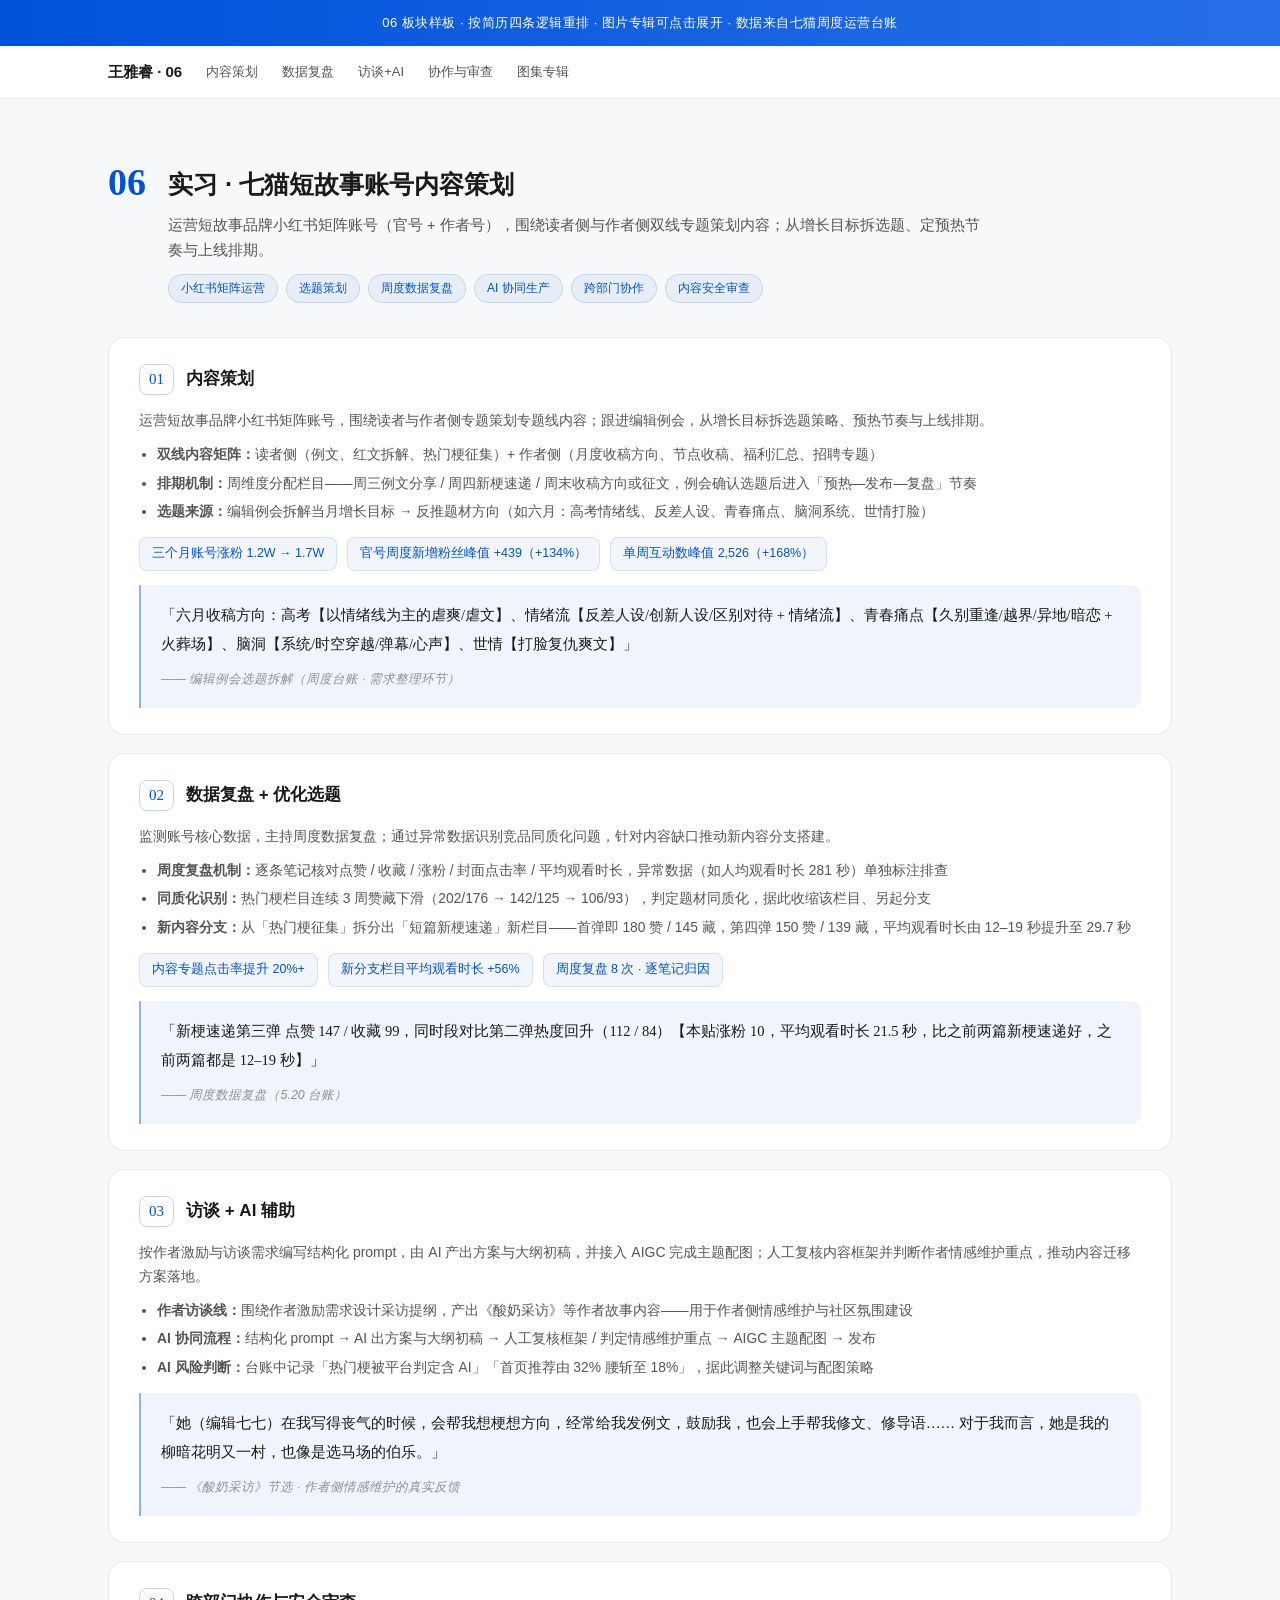
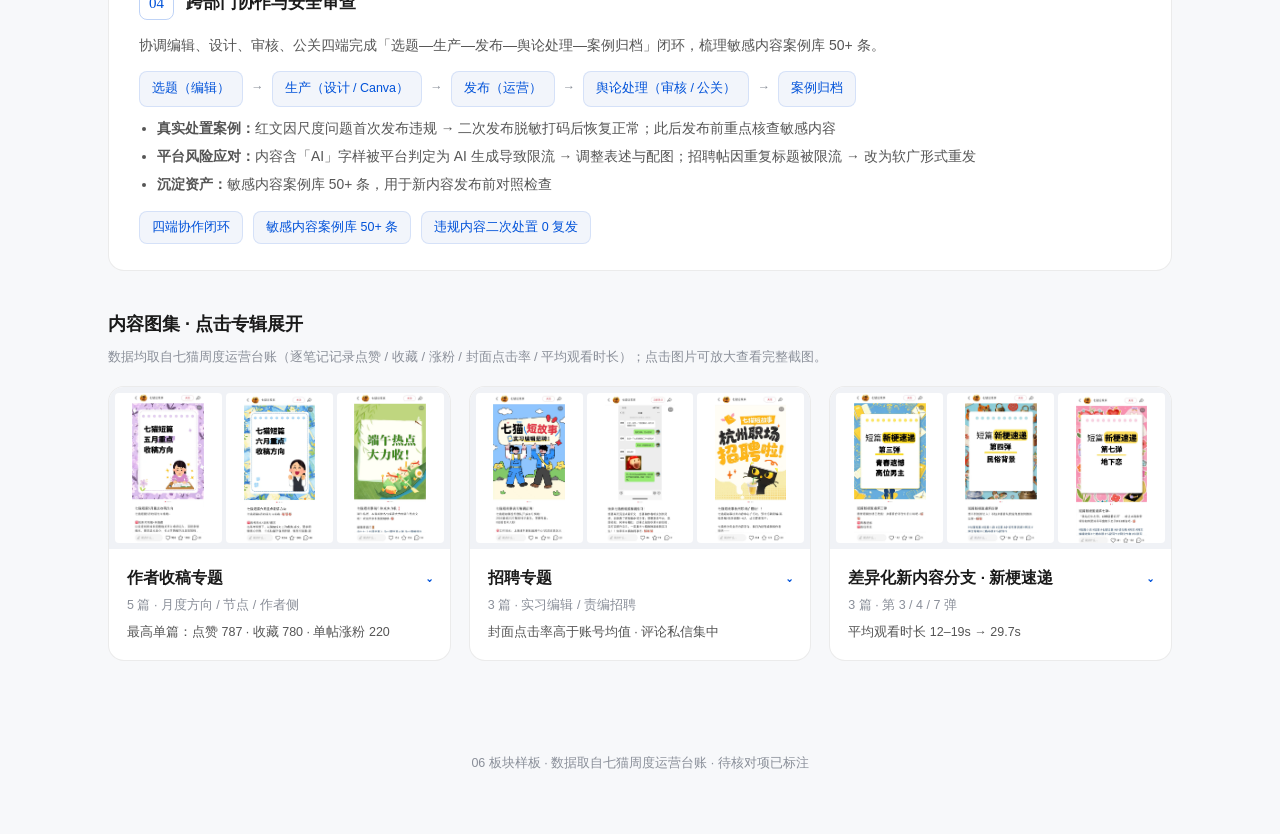
<file: draft-06.html>
<!DOCTYPE html>
<html lang="zh-CN">
<head>
<meta charset="UTF-8">
<meta name="viewport" content="width=device-width, initial-scale=1.0">
<title>王雅睿 · 06 七猫实习板块（样板）</title>
<style>
:root{
  --bg:#f7f8fa; --card:#fff; --line:rgba(0,0,0,.08);
  --t1:#1a1a1a; --t3:#555; --t4:#8a8f99;
  --blue:#0052D9; --blue-soft:rgba(0,82,217,.06);
  --red:#d9304f;
  --serif:"Songti SC","Source Han Serif SC","Noto Serif SC","SimSun",Georgia,serif;
}
*{margin:0;padding:0;box-sizing:border-box}
body{background:var(--bg);color:var(--t1);font-family:"PingFang SC","Microsoft YaHei",sans-serif;line-height:1.7}
.wrap{max-width:1120px;margin:0 auto;padding:0 28px}
.draft-bar{background:linear-gradient(90deg,#0052D9,#266FE8);color:#fff;padding:12px 0;font-size:13px;text-align:center;letter-spacing:.5px}
.nav{position:sticky;top:0;z-index:20;background:rgba(255,255,255,.94);backdrop-filter:blur(10px);border-bottom:1px solid var(--line)}
.nav-inner{max-width:1120px;margin:0 auto;padding:13px 28px;display:flex;gap:24px;align-items:center}
.nav b{font-size:15px}.nav a{color:var(--t3);text-decoration:none;font-size:13px}.nav a:hover{color:var(--blue)}

section{padding:64px 0 56px}
.sec-head{display:flex;gap:22px;margin-bottom:34px}
.sec-num{font-family:var(--serif);font-size:38px;font-weight:700;color:var(--blue);line-height:1}
.sec-head h2{font-size:25px;margin-bottom:8px}
.sec-head p{color:var(--t3);font-size:14.5px;max-width:820px}
.tag-row{display:flex;gap:8px;flex-wrap:wrap;margin-top:12px}
.tag{font-size:12px;color:var(--blue);background:var(--blue-soft);border:1px solid rgba(0,82,217,.15);border-radius:999px;padding:3px 12px}

/* 简历四模块 */
.mod{background:var(--card);border:1px solid var(--line);border-radius:16px;padding:26px 30px;margin-bottom:18px}
.mod-head{display:flex;align-items:baseline;gap:12px;margin-bottom:14px}
.mod-head .mi{font-family:var(--serif);font-size:15px;color:var(--blue);border:1px solid rgba(0,82,217,.25);border-radius:8px;padding:2px 9px}
.mod-head h3{font-size:17px}
.mod p{color:var(--t3);font-size:14px}
.mod ul{margin:10px 0 0 18px;color:var(--t3);font-size:13.8px}
.mod li{margin-bottom:5px}
.kpi{display:flex;gap:10px;flex-wrap:wrap;margin-top:14px}
.kpi span{font-size:12.5px;background:#f2f5fb;border:1px solid rgba(0,82,217,.12);color:var(--blue);border-radius:8px;padding:5px 12px}
.quote{margin-top:14px;padding:16px 20px;border-left:2px solid rgba(0,82,217,.4);background:var(--blue-soft);border-radius:0 10px 10px 0;font-family:var(--serif);font-size:14.5px;line-height:2;color:var(--t1)}
.quote em{display:block;margin-top:8px;font-size:12.5px;color:var(--t4);font-family:"PingFang SC",sans-serif}

/* 专辑 */
.albums{display:grid;grid-template-columns:repeat(3,1fr);gap:18px;margin-top:8px}
.album{background:var(--card);border:1px solid var(--line);border-radius:16px;overflow:hidden;cursor:pointer;transition:box-shadow .25s,transform .25s,border-color .25s}
.album:hover{transform:translateY(-3px);box-shadow:0 14px 34px rgba(0,0,0,.09);border-color:rgba(0,82,217,.35)}
.album.open{border-color:var(--blue)}
.mosaic{display:grid;grid-template-columns:repeat(3,1fr);gap:4px;background:#f0f2f6;padding:6px}
.mosaic img{width:100%;height:150px;object-fit:contain;object-position:center;background:#fff;border-radius:4px}
.album-meta{padding:16px 18px}
.album-meta h4{font-size:15.5px;margin-bottom:4px;display:flex;align-items:center;justify-content:space-between}
.album-meta h4 i{font-style:normal;font-size:12px;color:var(--blue);transition:transform .3s}
.album.open .album-meta h4 i{transform:rotate(180deg)}
.album-meta p{font-size:12.5px;color:var(--t4)}
.album-meta .sum{font-size:12.5px;color:var(--t3);margin-top:6px}

.album-body{display:none;grid-column:1/-1;background:var(--card);border:1px solid var(--line);border-radius:16px;padding:26px 28px}
.album-body.show{display:block}
.album-wrap{display:grid;grid-template-columns:1fr;gap:0}

.item{display:grid;grid-template-columns:340px 1fr;gap:24px;padding:22px 0;border-bottom:1px dashed var(--line)}
.item:last-child{border-bottom:none}
.item .imgbox{background:#fff;border:1px solid var(--line);border-radius:12px;padding:8px}
.item img{width:100%;display:block;border-radius:8px;cursor:zoom-in}
.item .meta h5{font-size:15px;margin-bottom:6px}
.item .meta .sub{font-size:12.5px;color:var(--t4);margin-bottom:12px}
.dl{display:grid;grid-template-columns:repeat(2,minmax(0,1fr));gap:10px;margin-bottom:12px}
.dcell{background:#f6f8fc;border:1px solid rgba(0,82,217,.1);border-radius:10px;padding:10px 14px}
.dcell b{display:block;font-size:17px;color:var(--blue);font-weight:700;line-height:1.3}
.dcell span{font-size:11.5px;color:var(--t4)}
.dcell.todo b{color:var(--t4);font-size:14px}
.note{font-size:12.8px;color:var(--t3);background:#fffdf5;border:1px solid rgba(214,158,46,.25);border-radius:10px;padding:10px 14px;line-height:1.8}
.note b{color:#a9741a}
.src{font-size:11.5px;color:var(--t4);margin-top:8px}

/* 闭环 */
.loop{display:flex;flex-wrap:wrap;gap:8px;margin-top:14px}
.loop span{font-size:12.5px;background:#f2f5fb;border:1px solid rgba(0,82,217,.12);border-radius:8px;padding:6px 12px;color:var(--blue)}
.loop span.sep{background:none;border:none;color:var(--t4);padding:6px 0}

/* lightbox */
#lb{position:fixed;inset:0;background:rgba(12,14,20,.9);display:none;align-items:center;justify-content:center;z-index:99;cursor:zoom-out;padding:30px}
#lb.show{display:flex}
#lb img{max-width:96%;max-height:94%;border-radius:8px}

footer{padding:36px 0 60px;color:var(--t4);font-size:12.5px;text-align:center}
@media (max-width:900px){
  .albums{grid-template-columns:1fr}
  .item{grid-template-columns:1fr}
}
</style>
</head>
<body>

<div class="draft-bar">06 板块样板 · 按简历四条逻辑重排 · 图片专辑可点击展开 · 数据来自七猫周度运营台账</div>

<nav class="nav"><div class="nav-inner">
  <b>王雅睿 · 06</b>
  <a href="#m1">内容策划</a><a href="#m2">数据复盘</a><a href="#m3">访谈+AI</a><a href="#m4">协作与审查</a><a href="#albums">图集专辑</a>
</div></nav>

<section>
  <div class="wrap">
    <div class="sec-head">
      <div class="sec-num">06</div>
      <div>
        <h2>实习 · 七猫短故事账号内容策划</h2>
        <p>运营短故事品牌小红书矩阵账号（官号 + 作者号），围绕读者侧与作者侧双线专题策划内容；从增长目标拆选题、定预热节奏与上线排期。</p>
        <div class="tag-row"><span class="tag">小红书矩阵运营</span><span class="tag">选题策划</span><span class="tag">周度数据复盘</span><span class="tag">AI 协同生产</span><span class="tag">跨部门协作</span><span class="tag">内容安全审查</span></div>
      </div>
    </div>

    <!-- 模块 1 -->
    <div class="mod" id="m1">
      <div class="mod-head"><span class="mi">01</span><h3>内容策划</h3></div>
      <p>运营短故事品牌小红书矩阵账号，围绕读者与作者侧专题策划专题线内容；跟进编辑例会，从增长目标拆选题策略、预热节奏与上线排期。</p>
      <ul>
        <li><b>双线内容矩阵：</b>读者侧（例文、红文拆解、热门梗征集）+ 作者侧（月度收稿方向、节点收稿、福利汇总、招聘专题）</li>
        <li><b>排期机制：</b>周维度分配栏目——周三例文分享 / 周四新梗速递 / 周末收稿方向或征文，例会确认选题后进入「预热—发布—复盘」节奏</li>
        <li><b>选题来源：</b>编辑例会拆解当月增长目标 → 反推题材方向（如六月：高考情绪线、反差人设、青春痛点、脑洞系统、世情打脸）</li>
      </ul>
      <div class="kpi"><span>三个月账号涨粉 1.2W → 1.7W</span><span>官号周度新增粉丝峰值 +439（+134%）</span><span>单周互动数峰值 2,526（+168%）</span></div>
      <div class="quote">
        「六⽉收稿⽅向：⾼考【以情绪线为主的虐爽/虐⽂】、情绪流【反差⼈设/创新⼈设/区别对待 + 情绪流】、⻘春痛点【久别重逢/越界/异地/暗恋 + ⽕葬场】、脑洞【系统/时空穿越/弹幕/⼼声】、世情【打脸复仇爽⽂】」<br>
        <em>—— 编辑例会选题拆解（周度台账 · 需求整理环节）</em>
      </div>
    </div>

    <!-- 模块 2 -->
    <div class="mod" id="m2">
      <div class="mod-head"><span class="mi">02</span><h3>数据复盘 + 优化选题</h3></div>
      <p>监测账号核心数据，主持周度数据复盘；通过异常数据识别竞品同质化问题，针对内容缺口推动新内容分支搭建。</p>
      <ul>
        <li><b>周度复盘机制：</b>逐条笔记核对点赞 / 收藏 / 涨粉 / 封面点击率 / 平均观看时长，异常数据（如人均观看时长 281 秒）单独标注排查</li>
        <li><b>同质化识别：</b>热门梗栏目连续 3 周赞藏下滑（202/176 → 142/125 → 106/93），判定题材同质化，据此收缩该栏目、另起分支</li>
        <li><b>新内容分支：</b>从「热门梗征集」拆分出「短篇新梗速递」新栏目——首弹即 180 赞 / 145 藏，第四弹 150 赞 / 139 藏，平均观看时长由 12–19 秒提升至 29.7 秒</li>
      </ul>
      <div class="kpi"><span>内容专题点击率提升 20%+</span><span>新分支栏目平均观看时长 +56%</span><span>周度复盘 8 次 · 逐笔记归因</span></div>
      <div class="quote">
        「新梗速递第三弹 点赞 147 / 收藏 99，同时段对比第二弹热度回升（112 / 84）【本贴涨粉 10，平均观看时⻓ 21.5 秒，⽐之前两篇新梗速递好，之前两篇都是 12–19 秒】」<br>
        <em>—— 周度数据复盘（5.20 台账）</em>
      </div>
    </div>

    <!-- 模块 3 -->
    <div class="mod" id="m3">
      <div class="mod-head"><span class="mi">03</span><h3>访谈 + AI 辅助</h3></div>
      <p>按作者激励与访谈需求编写结构化 prompt，由 AI 产出方案与大纲初稿，并接入 AIGC 完成主题配图；人工复核内容框架并判断作者情感维护重点，推动内容迁移方案落地。</p>
      <ul>
        <li><b>作者访谈线：</b>围绕作者激励需求设计采访提纲，产出《酸奶采访》等作者故事内容——用于作者侧情感维护与社区氛围建设</li>
        <li><b>AI 协同流程：</b>结构化 prompt → AI 出方案与大纲初稿 → 人工复核框架 / 判定情感维护重点 → AIGC 主题配图 → 发布</li>
        <li><b>AI 风险判断：</b>台账中记录「热门梗被平台判定含 AI」「首页推荐由 32% 腰斩至 18%」，据此调整关键词与配图策略</li>
      </ul>
      <div class="quote">
        「她（编辑七七）在我写得丧⽓的时候，会帮我想梗想⽅向，经常给我发例⽂，⿎励我，也会上⼿帮我修⽂、修导语…… 对于我⽽⾔，她是我的柳暗花明⼜⼀村，也像是选⻢场的伯乐。」<br>
        <em>—— 《酸奶采访》节选 · 作者侧情感维护的真实反馈</em>
      </div>
    </div>

    <!-- 模块 4 -->
    <div class="mod" id="m4">
      <div class="mod-head"><span class="mi">04</span><h3>跨部门协作与安全审查</h3></div>
      <p>协调编辑、设计、审核、公关四端完成「选题—生产—发布—舆论处理—案例归档」闭环，梳理敏感内容案例库 50+ 条。</p>
      <div class="loop">
        <span>选题（编辑）</span><span class="sep">→</span><span>生产（设计 / Canva）</span><span class="sep">→</span><span>发布（运营）</span><span class="sep">→</span><span>舆论处理（审核 / 公关）</span><span class="sep">→</span><span>案例归档</span>
      </div>
      <ul>
        <li><b>真实处置案例：</b>红文因尺度问题首次发布违规 → 二次发布脱敏打码后恢复正常；此后发布前重点核查敏感内容</li>
        <li><b>平台风险应对：</b>内容含「AI」字样被平台判定为 AI 生成导致限流 → 调整表述与配图；招聘帖因重复标题被限流 → 改为软广形式重发</li>
        <li><b>沉淀资产：</b>敏感内容案例库 50+ 条，用于新内容发布前对照检查</li>
      </ul>
      <div class="kpi"><span>四端协作闭环</span><span>敏感内容案例库 50+ 条</span><span>违规内容二次处置 0 复发</span></div>
    </div>

    <!-- 图集专辑 -->
    <h3 style="margin:38px 0 6px;font-size:18px;">内容图集 · 点击专辑展开</h3>
    <p style="color:var(--t4);font-size:13px;margin-bottom:18px;">数据均取自七猫周度运营台账（逐笔记记录点赞 / 收藏 / 涨粉 / 封面点击率 / 平均观看时长）；点击图片可放大查看完整截图。</p>

    <div class="albums" id="albums">

      <!-- 专辑 1 -->
      <div>
        <div class="album" data-album="a1">
          <div class="mosaic">
            <img src="assets-0608/收稿专题-5月.jpg" alt=""><img src="assets-0608/收稿专题-6月.jpg" alt=""><img src="assets-0608/收稿专题-节点.jpg" alt="">
          </div>
          <div class="album-meta">
            <h4>作者收稿专题 <i>⌄</i></h4>
            <p>5 篇 · 月度方向 / 节点 / 作者侧</p>
            <div class="sum">最高单篇：点赞 787 · 收藏 780 · 单帖涨粉 220</div>
          </div>
        </div>
        <div class="album-body" id="a1">
          <div class="album-wrap">
            <div class="item">
              <div class="imgbox"><img src="assets-0608/收稿专题-6月.jpg" alt="六月重点收稿方向"></div>
              <div class="meta">
                <h5>六月重点收稿方向</h5>
                <div class="sub">作者侧 · 月度收稿专题</div>
                <div class="dl">
                  <div class="dcell"><b>787</b><span>点赞</span></div>
                  <div class="dcell"><b>780</b><span>收藏</span></div>
                  <div class="dcell"><b>+220</b><span>本贴涨粉</span></div>
                  <div class="dcell"><b>60s</b><span>平均观看时长</span></div>
                </div>
                <div class="note">全期官号<b>单篇数据最高</b>的笔记：较同时段五月重点收稿（点赞 591 / 收藏 646）热度更高；当周官号新增粉丝 439（+134%）、互动数 2,526（+168%），首页推荐回升至 38%。</div>
                <div class="src">数据来源：周度运营台账 6.3</div>
              </div>
            </div>
            <div class="item">
              <div class="imgbox"><img src="assets-0608/收稿专题-5月.jpg" alt="五月重点收稿方向"></div>
              <div class="meta">
                <h5>五月重点收稿方向</h5>
                <div class="sub">作者侧 · 月度收稿专题</div>
                <div class="dl">
                  <div class="dcell"><b>586</b><span>点赞</span></div>
                  <div class="dcell"><b>637</b><span>收藏</span></div>
                  <div class="dcell"><b>当月最高</b><span>官号单篇</span></div>
                  <div class="dcell"><b>+313</b><span>当周官号涨粉</span></div>
                </div>
                <div class="note">收藏数高于点赞，说明<b>内容具备工具属性、被作者留存复用</b>；当周官号互动数 2,028（环比 +336%），带动首页推荐与整体曝光上行。</div>
                <div class="src">数据来源：周度运营台账 5.6</div>
              </div>
            </div>
            <div class="item">
              <div class="imgbox"><img src="assets-0608/收稿专题-节点.jpg" alt="节点收稿专题"></div>
              <div class="meta">
                <h5>节点收稿专题 · 高考热点文</h5>
                <div class="sub">作者侧 · 热点节点专题</div>
                <div class="dl">
                  <div class="dcell"><b>237</b><span>点赞</span></div>
                  <div class="dcell"><b>210</b><span>收藏</span></div>
                  <div class="dcell"><b>优于同期</b><span>男频收稿 100 / 122</span></div>
                  <div class="dcell"><b>热点窗口</b><span>高考周期</span></div>
                </div>
                <div class="note">节点型选题验证：<b>借势高考热点</b>，同期常规收稿（男频）仅 100 赞 / 122 藏，节点专题热度约为其 2 倍，验证了「节点 + 情绪线」的选题策略。</div>
                <div class="src">数据来源：周度运营台账 5.13</div>
              </div>
            </div>
            <div class="item">
              <div class="imgbox"><img src="assets-0608/作者侧-收稿专题1.jpg" alt="作者侧收稿专题"></div>
              <div class="meta">
                <h5>作者侧 · 收稿专题</h5>
                <div class="sub">定向作者群体的收稿向内容</div>
                <div class="dl">
                  <div class="dcell"><b>124</b><span>点赞（中篇收稿）</span></div>
                  <div class="dcell"><b>103</b><span>收藏（中篇收稿）</span></div>
                  <div class="dcell todo"><b>待核对</b><span>图片对应帖次</span></div>
                  <div class="dcell"><b>+14</b><span>本贴涨粉</span></div>
                </div>
                <div class="note"><b>需你确认：</b>此图对应哪一期收稿专题？台账中收稿类笔记赞藏区间为 115–787，我会按你确认的帖次替换精确数据。</div>
                <div class="src">参考：周度运营台账 5.27（中篇收稿）</div>
              </div>
            </div>
            <div class="item">
              <div class="imgbox"><img src="assets-0608/作者侧-收稿福利2.jpg" alt="作者侧收稿福利"></div>
              <div class="meta">
                <h5>作者侧 · 收稿福利汇总</h5>
                <div class="sub">月度福利 / 激励向内容</div>
                <div class="dl">
                  <div class="dcell"><b>163</b><span>点赞（五月福利汇总）</span></div>
                  <div class="dcell"><b>141</b><span>收藏（五月福利汇总）</span></div>
                  <div class="dcell"><b>122</b><span>点赞（暑期新福利）</span></div>
                  <div class="dcell"><b>68</b><span>收藏（暑期新福利）</span></div>
                </div>
                <div class="note">福利类内容为作者侧基础运营盘，热度稳定但天花板低于收稿方向类；暑期新福利图被平台提示 AI 判定，属内容安全需持续关注的类别。</div>
                <div class="src">数据来源：周度运营台账 5.6 / 6.3</div>
              </div>
            </div>
          </div>
        </div>
      </div>

      <!-- 专辑 2 -->
      <div>
        <div class="album" data-album="a2">
          <div class="mosaic">
            <img src="assets-0608/招聘专题-实习编辑.jpg" alt=""><img src="assets-0608/招聘专题-实习编辑2.jpg" alt=""><img src="assets-0608/招聘专题-责编招聘.jpg" alt="">
          </div>
          <div class="album-meta">
            <h4>招聘专题 <i>⌄</i></h4>
            <p>3 篇 · 实习编辑 / 责编招聘</p>
            <div class="sum">封面点击率高于账号均值 · 评论私信集中</div>
          </div>
        </div>
        <div class="album-body" id="a2">
          <div class="album-wrap">
            <div class="item">
              <div class="imgbox"><img src="assets-0608/招聘专题-实习编辑.jpg" alt="实习编辑招聘"></div>
              <div class="meta">
                <h5>实习编辑招聘（上海 / 武汉）</h5>
                <div class="sub">招聘专题 · 首版</div>
                <div class="dl">
                  <div class="dcell"><b>54</b><span>点赞</span></div>
                  <div class="dcell"><b>33</b><span>收藏</span></div>
                  <div class="dcell"><b>较高</b><span>封面点击率</span></div>
                  <div class="dcell"><b>较多</b><span>评论 / 私信</span></div>
                </div>
                <div class="note">招聘类内容不追赞藏，看的是<b>转化意图</b>：该帖浏览量与封面点击率均不错，评论与私信集中在「投递渠道、硕⼠可否投递、26 届是否有 HC」，可直接反哺招聘 FAQ 与下一版选题。</div>
                <div class="src">数据来源：周度运营台账 4.22 复盘</div>
              </div>
            </div>
            <div class="item">
              <div class="imgbox"><img src="assets-0608/招聘专题-实习编辑2.jpg" alt="实习编辑招聘软广"></div>
              <div class="meta">
                <h5>实习编辑招聘 · 软广版</h5>
                <div class="sub">招聘专题 · 改版（应对平台限流）</div>
                <div class="dl">
                  <div class="dcell"><b>50</b><span>点赞</span></div>
                  <div class="dcell"><b>14</b><span>收藏</span></div>
                  <div class="dcell"><b>23.8s</b><span>平均观看时长</span></div>
                  <div class="dcell"><b>+2</b><span>本贴涨粉</span></div>
                </div>
                <div class="note">首版曾因<b>同标题重发被平台判定重复内容限流</b>，改版为软广形式后重新投放；点击率仍高于账号均值，验证了「硬广 → 软广」的内容迁移策略。</div>
                <div class="src">数据来源：周度运营台账 5.20</div>
              </div>
            </div>
            <div class="item">
              <div class="imgbox"><img src="assets-0608/招聘专题-责编招聘.jpg" alt="责编招聘"></div>
              <div class="meta">
                <h5>责编招聘</h5>
                <div class="sub">招聘专题 · 社招方向</div>
                <div class="dl">
                  <div class="dcell todo"><b>待补</b><span>台账未单列</span></div>
                  <div class="dcell todo"><b>待补</b><span>数据待补</span></div>
                </div>
                <div class="note"><b>需你补充：</b>周度台账未单独记录该帖数据。若有后台截图或数据记录，我可以补上并统一格式。</div>
              </div>
            </div>
          </div>
        </div>
      </div>

      <!-- 专辑 3 -->
      <div>
        <div class="album" data-album="a3">
          <div class="mosaic">
            <img src="assets-0608/新梗速递-3.jpg" alt=""><img src="assets-0608/新梗速递-4.jpg" alt=""><img src="assets-0608/新梗速递7.jpg" alt="">
          </div>
          <div class="album-meta">
            <h4>差异化新内容分支 · 新梗速递 <i>⌄</i></h4>
            <p>3 篇 · 第 3 / 4 / 7 弹</p>
            <div class="sum">平均观看时长 12–19s → 29.7s</div>
          </div>
        </div>
        <div class="album-body" id="a3">
          <div class="album-wrap">
            <div class="item">
              <div class="imgbox"><img src="assets-0608/新梗速递-3.jpg" alt="新梗速递第三弹"></div>
              <div class="meta">
                <h5>短篇新梗速递 · 第三弹</h5>
                <div class="sub">新分支栏目 · 青春遗憾 + 久别重逢</div>
                <div class="dl">
                  <div class="dcell"><b>147</b><span>点赞</span></div>
                  <div class="dcell"><b>99</b><span>收藏</span></div>
                  <div class="dcell"><b>+10</b><span>本贴涨粉</span></div>
                  <div class="dcell"><b>21.5s</b><span>平均观看时长</span></div>
                </div>
                <div class="note">关键信号：<b>平均观看时长 21.5 秒，高于前两弹的 12–19 秒</b>——说明新分支的内容粘性在改善，而不只是靠封面拉点击。</div>
                <div class="src">数据来源：周度运营台账 5.20</div>
              </div>
            </div>
            <div class="item">
              <div class="imgbox"><img src="assets-0608/新梗速递-4.jpg" alt="新梗速递第四弹"></div>
              <div class="meta">
                <h5>短篇新梗速递 · 第四弹</h5>
                <div class="sub">新分支栏目 · 民俗梗（山神 / 水乡婚船）</div>
                <div class="dl">
                  <div class="dcell"><b>150</b><span>点赞</span></div>
                  <div class="dcell"><b>139</b><span>收藏</span></div>
                  <div class="dcell"><b>+15</b><span>本贴涨粉</span></div>
                  <div class="dcell"><b>29.7s</b><span>平均观看时长</span></div>
                </div>
                <div class="note">收藏率（收藏 / 点赞 = 0.93）为本组最高，接近「例文工具类内容」的收藏水平；平均观看时长再升至 29.7 秒，<b>新分支跑通</b>。</div>
                <div class="src">数据来源：周度运营台账 6.3</div>
              </div>
            </div>
            <div class="item">
              <div class="imgbox"><img src="assets-0608/新梗速递7.jpg" alt="新梗速递第七弹"></div>
              <div class="meta">
                <h5>短篇新梗速递 · 第七弹</h5>
                <div class="sub">新分支栏目 · 后续弹次</div>
                <div class="dl">
                  <div class="dcell todo"><b>待补</b><span>台账未覆盖</span></div>
                  <div class="dcell todo"><b>待补</b><span>数据待补</span></div>
                </div>
                <div class="note"><b>需你补充：</b>台账记录至第 4 弹前后。若有第七弹后台数据，补上后可完整呈现「新分支从第 1 弹跑到第 7 弹」的成长曲线。</div>
              </div>
            </div>
          </div>
        </div>
      </div>

    </div>
  </div>
</section>

<footer>06 板块样板 · 数据取自七猫周度运营台账 · 待核对项已标注</footer>

<div id="lb"><img alt=""></div>
<script>
document.querySelectorAll('.album').forEach(function(a){
  a.addEventListener('click',function(){
    var body=document.getElementById(a.dataset.album);
    var open=body.classList.toggle('show');
    a.classList.toggle('open',open);
  });
});
var lb=document.getElementById('lb'),lbImg=lb.querySelector('img');
document.addEventListener('click',function(e){
  var t=e.target;
  if(t.tagName==='IMG'&&t.closest('.item')){ lbImg.src=t.src; lb.classList.add('show'); }
});
lb.addEventListener('click',function(){ lb.classList.remove('show'); });
document.addEventListener('keydown',function(e){ if(e.key==='Escape') lb.classList.remove('show'); });
</script>
</body>
</html>
</file>
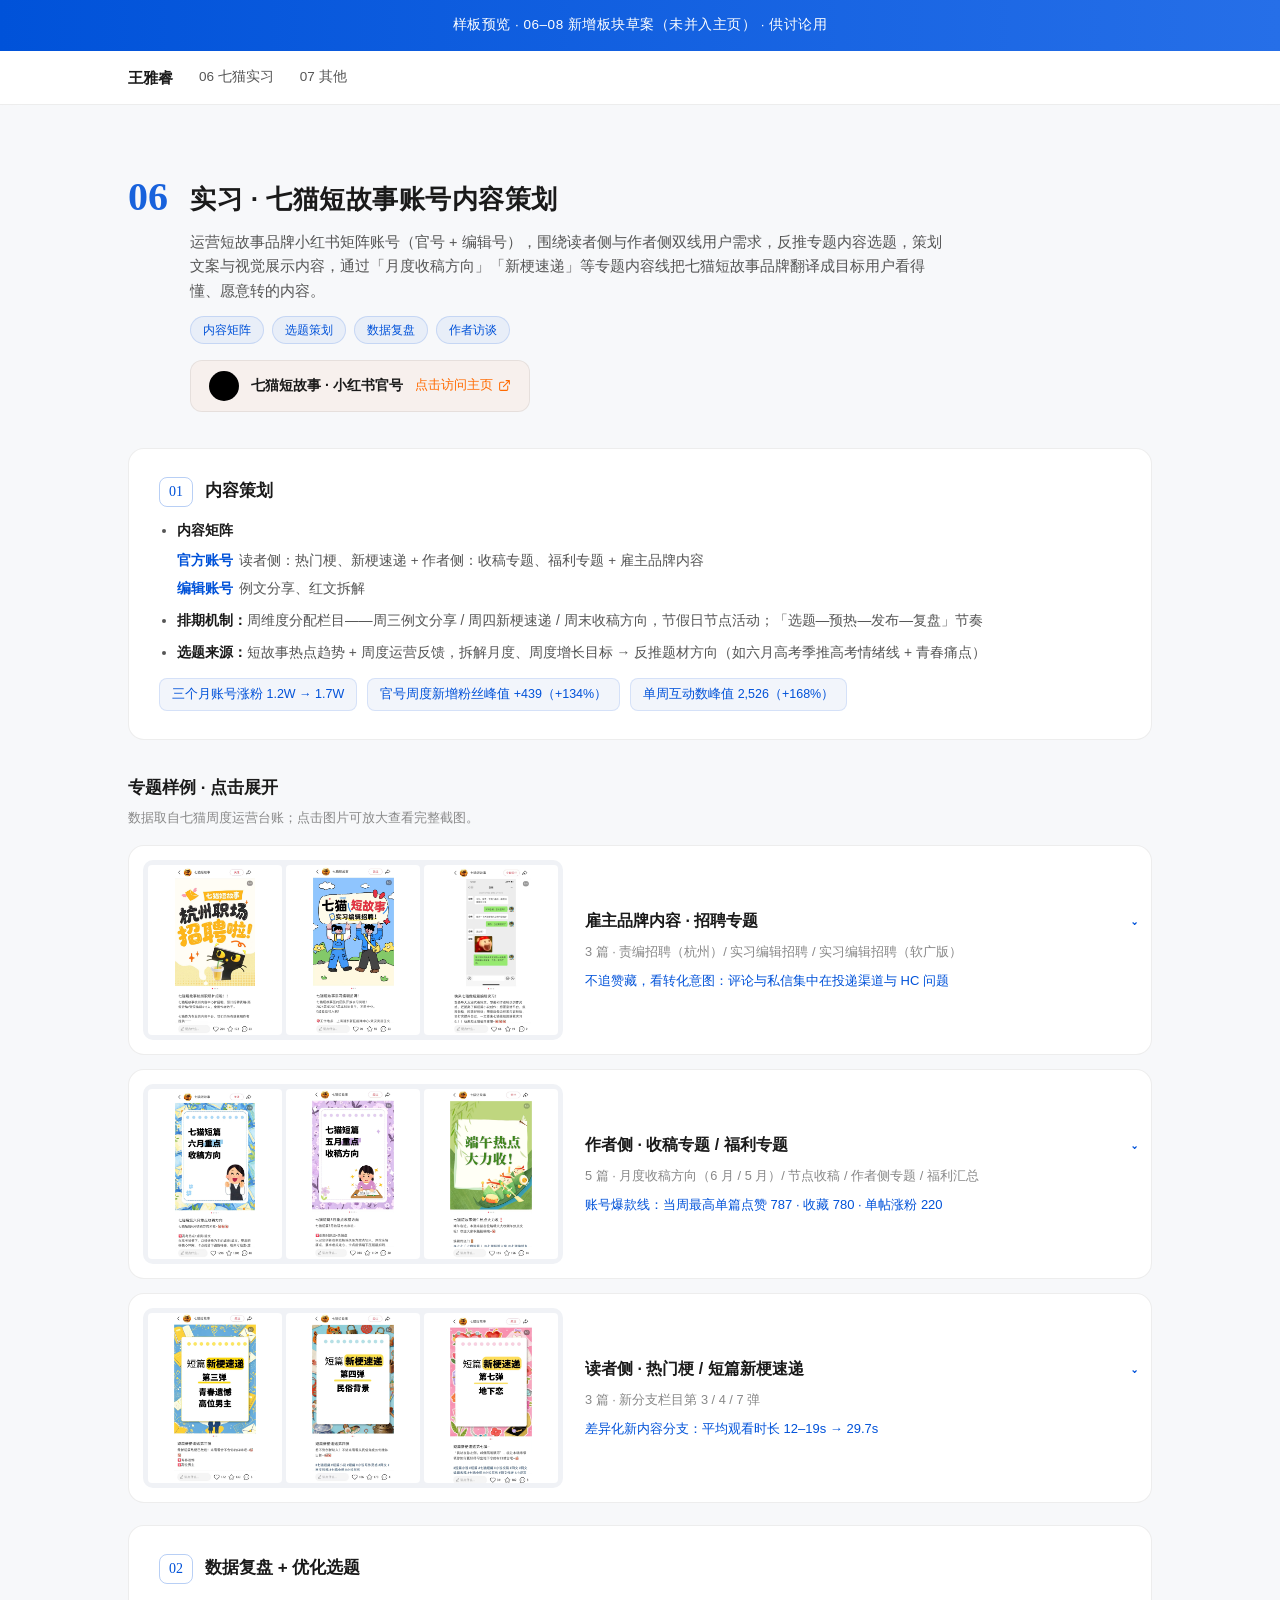
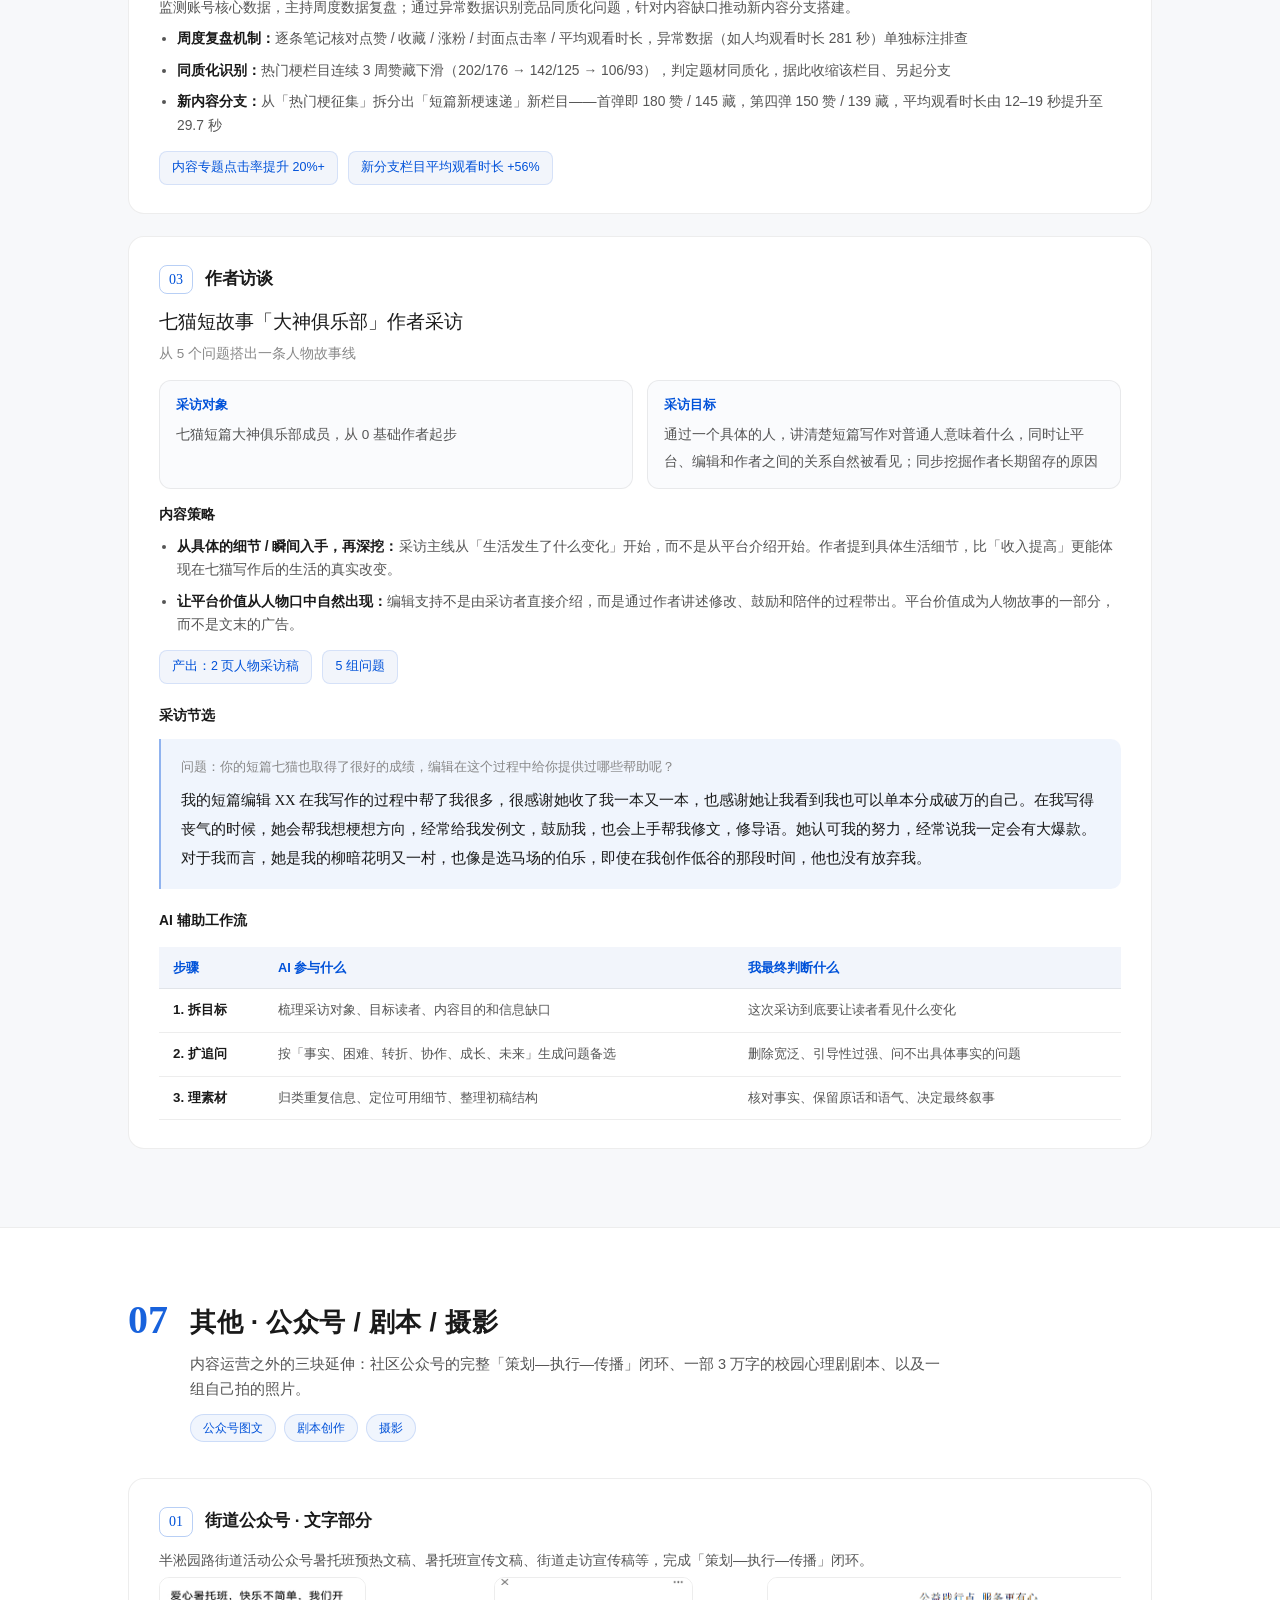
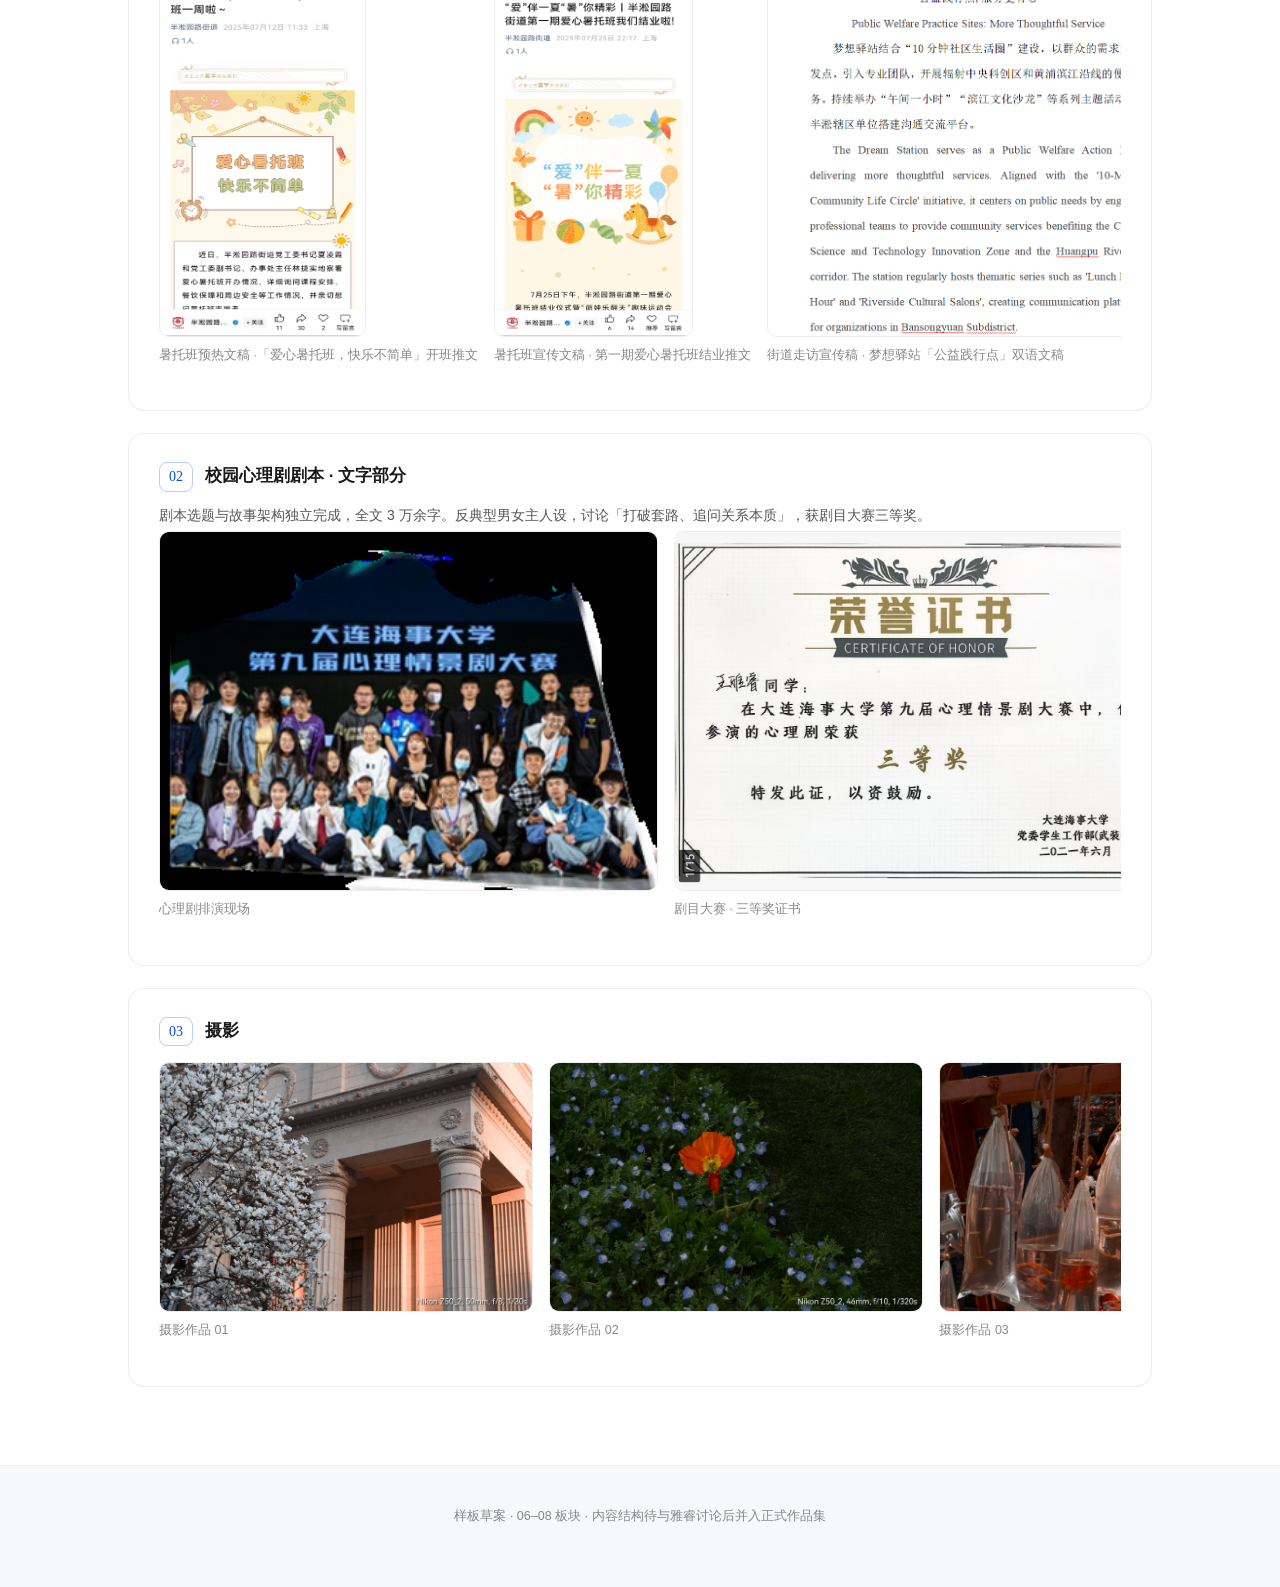
<file: draft-0608.html>
<!DOCTYPE html>
<html lang="zh-CN">
<head>
<meta charset="UTF-8">
<meta name="viewport" content="width=device-width, initial-scale=1.0">
<title>王雅睿 · 内容运营扩展板块（样板 06–08）</title>
<style>
:root{
  --bg:#f7f8fa; --card:#ffffff; --line:rgba(0,0,0,.07);
  --t1:#1a1a1a; --t3:#555; --t4:#888;
  --blue:#0052D9; --blue-soft:rgba(0,82,217,.06);
  --serif:"Songti SC","Source Han Serif SC","Noto Serif SC","SimSun",Georgia,serif;
}
*{ margin:0; padding:0; box-sizing:border-box; }
body{ background:var(--bg); color:var(--t1); font-family:"PingFang SC","Microsoft YaHei",sans-serif; line-height:1.7; }
.wrap{ max-width:1080px; margin:0 auto; padding:0 28px; }

/* 顶部说明条 */
.draft-bar{ background:linear-gradient(90deg,#0052D9,#266FE8); color:#fff; padding:14px 0; font-size:13.5px; letter-spacing:.5px; text-align:center; }

/* 导航 */
.nav{ position:sticky; top:0; z-index:10; background:rgba(255,255,255,.92); backdrop-filter:blur(10px); border-bottom:1px solid var(--line); }
.nav-inner{ max-width:1080px; margin:0 auto; padding:14px 28px; display:flex; gap:26px; align-items:center; }
.nav b{ font-size:15px; }
.nav a{ color:var(--t3); text-decoration:none; font-size:13.5px; }
.nav a:hover{ color:var(--blue); }

/* 板块头部 */
section{ padding:72px 0 56px; }
.sec-head{ display:flex; gap:22px; margin-bottom:36px; align-items:flex-start; }
.sec-num{ font-family:var(--serif); font-size:40px; font-weight:700; color:var(--blue); opacity:.9; line-height:1; }
.sec-head h2{ font-size:26px; letter-spacing:.5px; margin-bottom:8px; }
.sec-head p{ color:var(--t3); font-size:14.5px; max-width:760px; }
.tag-row{ display:flex; gap:8px; flex-wrap:wrap; margin-top:12px; }
.tag{ font-size:12px; color:var(--blue); background:var(--blue-soft); border:1px solid rgba(0,82,217,.15); border-radius:999px; padding:3px 12px; }

/* 卡片 */
.card{ background:var(--card); border:1px solid var(--line); border-radius:16px; padding:28px 30px; margin-bottom:22px; }
.card h3{ font-size:17px; margin-bottom:10px; }
.card p{ color:var(--t3); font-size:14px; }

/* 06 数据条 */
.stat-row{ display:grid; grid-template-columns:repeat(3,1fr); gap:14px; margin:18px 0 22px; }
.stat{ background:var(--card); border:1px solid var(--line); border-radius:14px; padding:18px 20px; text-align:center; }
.stat b{ display:block; font-size:24px; color:var(--blue); font-weight:700; }
.stat span{ font-size:12.5px; color:var(--t4); }

/* 图库 */
.gallery{ display:grid; grid-template-columns:repeat(3,1fr); gap:16px; }
.gallery.g2{ grid-template-columns:repeat(2,1fr); }
.shot{ background:var(--card); border:1px solid var(--line); border-radius:14px; overflow:hidden; }
.shot img{ width:100%; display:block; aspect-ratio:3/4; object-fit:cover; object-position:top; }
.shot.wide img{ aspect-ratio:16/10; object-fit:contain; background:#fff; }
.shot figcaption{ padding:10px 14px; font-size:12.5px; color:var(--t3); border-top:1px solid var(--line); }

/* 流程 */
.flow{ display:flex; gap:0; flex-wrap:wrap; margin:20px 0; }
.flow-step{ flex:1; min-width:150px; text-align:center; padding:14px 10px; position:relative; }
.flow-step b{ display:block; font-size:14px; }
.flow-step span{ font-size:12px; color:var(--t4); }
.flow-step:not(:last-child)::after{ content:"→"; position:absolute; right:-8px; top:50%; transform:translateY(-50%); color:var(--blue); opacity:.5; }

/* 07 三列 */
.tri{ display:grid; grid-template-columns:repeat(3,1fr); gap:16px; }
.tri .card{ margin:0; }

/* 08 摄影 */
.film{ display:grid; grid-template-columns:repeat(3,1fr); gap:16px; }
.ph{ border-radius:14px; background:#e8eaee; aspect-ratio:3/4; display:flex; align-items:center; justify-content:center; color:#9aa1ad; font-size:13px; border:1px dashed #c9ced8; }

/* ---- 06 模块 ---- */
.mod-head{ display:flex; align-items:baseline; gap:12px; margin-bottom:12px; }
.mod-head .mi{ font-family:var(--serif); font-size:14px; color:var(--blue); border:1px solid rgba(0,82,217,.28); border-radius:8px; padding:2px 9px; }
.mod-head h3{ font-size:17px; margin:0; }
.mod ul{ margin:8px 0 0 18px; color:var(--t3); font-size:13.8px; }
.mod li{ margin-bottom:8px; }
.mod li b{ color:var(--t1); }
.mtx{ margin:8px 0 4px; }
.mtx div{ font-size:13.5px; color:var(--t3); margin-bottom:5px; }
.mtx em{ font-style:normal; color:var(--blue); font-weight:600; margin-right:6px; }
.kpi{ display:flex; gap:10px; flex-wrap:wrap; margin-top:14px; }
.kpi span{ font-size:12.5px; background:#f2f5fb; border:1px solid rgba(0,82,217,.12); color:var(--blue); border-radius:8px; padding:5px 12px; }

/* 访问主页按钮 */
.acct-btn{ display:inline-flex; align-items:center; gap:12px; margin-top:16px; padding:10px 18px; border:1px solid var(--line); border-radius:12px; background:rgba(255,106,0,.05); text-decoration:none; transition:.25s; }
.acct-btn:hover{ border-color:#ff6a00; transform:translateY(-2px); box-shadow:0 10px 26px rgba(255,106,0,.14); }
.catlogo{ width:30px; height:30px; overflow:hidden; border-radius:50%; background:#ff6a00; display:flex; align-items:center; justify-content:center; flex:0 0 auto; }
.acct-btn .nm{ font-size:14px; color:var(--t1); font-weight:600; }
.acct-btn .cta{ font-size:12.5px; color:#ff6a00; display:inline-flex; gap:5px; align-items:center; }

/* 专题样例 · 点击展开 */
.sub-h{ margin:34px 0 4px; font-size:17px; }
.sub-note{ color:var(--t4); font-size:12.8px; margin-bottom:16px; }
.albums{ display:grid; grid-template-columns:1fr; gap:14px; }
.album{ display:grid; grid-template-columns:420px 1fr; gap:22px; align-items:center; background:var(--card); border:1px solid var(--line); border-radius:16px; padding:14px; cursor:pointer; transition:.25s; }
.album:hover{ transform:translateY(-2px); box-shadow:0 12px 30px rgba(0,0,0,.08); border-color:rgba(0,82,217,.35); }
.album.open{ border-color:var(--blue); }
.mosaic{ display:grid; grid-template-columns:repeat(3,1fr); gap:4px; background:#f0f2f6; padding:5px; border-radius:10px; }
.mosaic img{ width:100%; height:170px; object-fit:contain; background:#fff; border-radius:4px; }
.album-meta h4{ font-size:16px; display:flex; align-items:center; justify-content:space-between; margin-bottom:6px; }
.album-meta h4 i{ font-style:normal; font-size:12px; color:var(--blue); transition:transform .3s; }
.album.open .album-meta h4 i{ transform:rotate(180deg); }
.album-meta p{ font-size:12.8px; color:var(--t4); }
.album-meta .sum{ font-size:13px; color:var(--blue); margin-top:8px; }
.album-body{ display:none; margin-top:14px; background:var(--card); border:1px solid var(--line); border-radius:16px; padding:22px 24px; }
.album-body.show{ display:block; }
.rail{ display:flex; gap:20px; overflow-x:auto; padding-bottom:10px; scroll-snap-type:x proximity; }
.rail::-webkit-scrollbar{ height:8px; }
.rail::-webkit-scrollbar-thumb{ background:#d3d8e0; border-radius:8px; }
.item{ flex:0 0 340px; scroll-snap-align:start; }
.item .imgbox{ background:#fff; border:1px solid var(--line); border-radius:12px; padding:8px; }
.item img{ width:100%; display:block; border-radius:8px; cursor:zoom-in; }
.item h5{ font-size:14.5px; margin:12px 0 4px; }
.item .sub{ font-size:12px; color:var(--t4); margin-bottom:10px; }
.dl{ display:grid; grid-template-columns:repeat(2,1fr); gap:8px; margin-bottom:10px; }
.dcell{ background:#f6f8fc; border:1px solid rgba(0,82,217,.1); border-radius:10px; padding:8px 12px; }
.dcell b{ display:block; font-size:16px; color:var(--blue); font-weight:700; line-height:1.3; }
.dcell span{ font-size:11.5px; color:var(--t4); }
.desc{ font-size:12.8px; color:var(--t3); line-height:1.85; background:#fafbfd; border-left:2px solid rgba(0,82,217,.3); padding:10px 14px; border-radius:0 8px 8px 0; }
.src{ font-size:11.5px; color:var(--t4); margin-top:8px; }

/* 访谈模块 */
.iv-h{ font-family:var(--serif); font-size:19px; margin:6px 0 4px; }
.iv-sub{ font-size:13.5px; color:var(--t4); margin-bottom:12px; }
.iv-meta{ display:grid; grid-template-columns:repeat(2,1fr); gap:14px; margin:14px 0; }
.iv-meta .f{ background:#fafbfd; border:1px solid var(--line); border-radius:12px; padding:14px 16px; }
.iv-meta .f b{ display:block; font-size:12.5px; color:var(--blue); margin-bottom:4px; }
.iv-meta .f span{ font-size:13.5px; color:var(--t3); }
.quote{ margin-top:12px; padding:16px 20px; border-left:2px solid rgba(0,82,217,.4); background:var(--blue-soft); border-radius:0 10px 10px 0; font-family:var(--serif); font-size:14.5px; line-height:2; color:var(--t1); }
.quote .q{ display:block; font-size:12.5px; color:var(--t4); font-family:"PingFang SC",sans-serif; margin-bottom:6px; }
table.ai{ width:100%; border-collapse:collapse; margin-top:14px; font-size:13.3px; }
table.ai th{ text-align:left; background:#f2f5fb; color:var(--blue); font-weight:600; padding:10px 14px; border-bottom:1px solid var(--line); font-size:12.8px; }
table.ai td{ padding:10px 14px; border-bottom:1px solid var(--line); color:var(--t3); vertical-align:top; }
table.ai td:first-child{ color:var(--t1); font-weight:600; white-space:nowrap; }

/* 灯箱 */
#lb{ position:fixed; inset:0; background:rgba(12,14,20,.9); display:none; align-items:center; justify-content:center; z-index:99; cursor:zoom-out; padding:30px; }
#lb.show{ display:flex; }
#lb img{ max-width:96%; max-height:94%; border-radius:8px; }

footer{ padding:40px 0 60px; color:var(--t4); font-size:12.5px; text-align:center; }
@media (max-width:860px){
  .gallery,.tri,.film{ grid-template-columns:1fr 1fr; }
  .stat-row{ grid-template-columns:1fr; }
  .album{ grid-template-columns:1fr; }
  .iv-meta{ grid-template-columns:1fr; }
  .item{ flex:0 0 82%; }
}
@media (max-width:560px){
  .gallery,.tri,.film{ grid-template-columns:1fr; }
}

/* 07 其他 · 横向图片 rail */
.hrail{ display:flex; gap:16px; overflow-x:auto; scroll-snap-type:x proximity; padding:4px 2px 16px; }
.hrail figure{ flex:0 0 auto; scroll-snap-align:start; margin:0; }
.hrail figure img{ display:block; height:360px; width:auto; max-width:none; border-radius:10px; border:1px solid var(--line); cursor:zoom-in; }
.hrail figure.wide img{ height:250px; }
.hrail figcaption{ margin-top:8px; font-size:12.5px; color:var(--t4); max-width:320px; }
</style>
</head>
<body>

<div class="draft-bar">样板预览 · 06–08 新增板块草案（未并入主页） · 供讨论用</div>

<nav class="nav">
  <div class="nav-inner">
    <b>王雅睿</b>
    <a href="#sec-qimao">06 七猫实习</a>
    <a href="#sec-other">07 其他</a>
  </div>
</nav>

<!-- ============ 06 七猫短故事账号内容策划 ============ -->
<section id="sec-qimao">
  <div class="wrap">
    <div class="sec-head">
      <div class="sec-num">06</div>
      <div>
        <h2>实习 · 七猫短故事账号内容策划</h2>
        <p>运营短故事品牌小红书矩阵账号（官号 + 编辑号），围绕读者侧与作者侧双线用户需求，反推专题内容选题，策划文案与视觉展示内容，通过「月度收稿方向」「新梗速递」等专题内容线把七猫短故事品牌翻译成目标用户看得懂、愿意转的内容。</p>
        <div class="tag-row">
          <span class="tag">内容矩阵</span><span class="tag">选题策划</span><span class="tag">数据复盘</span><span class="tag">作者访谈</span>
        </div>
        <a class="acct-btn" href="https://www.xiaohongshu.com/user/profile/65659c78000000003c00e342?xsec_token=ABYcqYv3ctzREuWDObhH7OEIv2dgdyKXacryrOJPKacXc%3D&xsec_source=pc_search" target="_blank" rel="noopener">
          <span class="catlogo"><img src="assets-0608/qimao-logo.png" alt="七猫"></span>
          <span class="nm">七猫短故事 · 小红书官号</span>
          <span class="cta">点击访问主页
            <svg viewBox="0 0 24 24" width="13" height="13"><path d="M18 13v6a2 2 0 0 1-2 2H5a2 2 0 0 1-2-2V8a2 2 0 0 1 2-2h6M15 3h6v6M10 14 21 3" fill="none" stroke="currentColor" stroke-width="1.9" stroke-linecap="round" stroke-linejoin="round"/></svg>
          </span>
        </a>
      </div>
    </div>

    <!-- 01 内容策划 -->
    <div class="card mod" id="m1">
      <div class="mod-head"><span class="mi">01</span><h3>内容策划</h3></div>
      <ul>
        <li><b>内容矩阵</b>
          <div class="mtx">
            <div><em>官方账号</em>读者侧：热门梗、新梗速递 + 作者侧：收稿专题、福利专题 + 雇主品牌内容</div>
            <div><em>编辑账号</em>例文分享、红文拆解</div>
          </div>
        </li>
        <li><b>排期机制：</b>周维度分配栏目——周三例文分享 / 周四新梗速递 / 周末收稿方向，节假日节点活动；「选题—预热—发布—复盘」节奏</li>
        <li><b>选题来源：</b>短故事热点趋势 + 周度运营反馈，拆解月度、周度增长目标 → 反推题材方向（如六月高考季推高考情绪线 + 青春痛点）</li>
      </ul>
      <div class="kpi">
        <span>三个月账号涨粉 1.2W → 1.7W</span>
        <span>官号周度新增粉丝峰值 +439（+134%）</span>
        <span>单周互动数峰值 2,526（+168%）</span>
      </div>
    </div>

    <!-- 专题样例 -->
    <h3 class="sub-h">专题样例 · 点击展开</h3>
    <p class="sub-note">数据取自七猫周度运营台账；点击图片可放大查看完整截图。</p>

    <div class="albums">

      <!-- 专辑 1 雇主品牌内容 -->
      <div>
        <div class="album" data-album="a1">
          <div class="mosaic">
            <img src="assets-0608/招聘专题-责编招聘.jpg" alt="">
            <img src="assets-0608/招聘专题-实习编辑.jpg" alt="">
            <img src="assets-0608/招聘专题-实习编辑2.jpg" alt="">
          </div>
          <div class="album-meta">
            <h4>雇主品牌内容 · 招聘专题 <i>⌄</i></h4>
            <p>3 篇 · 责编招聘（杭州）/ 实习编辑招聘 / 实习编辑招聘（软广版）</p>
            <div class="sum">不追赞藏，看转化意图：评论与私信集中在投递渠道与 HC 问题</div>
          </div>
        </div>
        <div class="album-body" id="a1">
          <div class="rail">
            <div class="item">
              <div class="imgbox"><img src="assets-0608/招聘专题-责编招聘.jpg" alt="责编招聘（杭州）"></div>
              <h5>责编招聘（杭州）</h5>
              <div class="sub">雇主品牌内容 · 招聘专题</div>
              <div class="desc">责编招聘将扩招信息、工作地点和岗位日常放在同一叙事中，用七猫 IP 保持品牌识别，让候选人先理解「在这里做什么」，再判断「是否适合我」，转化候选人 7 位。</div>
            </div>
            <div class="item">
              <div class="imgbox"><img src="assets-0608/招聘专题-实习编辑.jpg" alt="实习编辑招聘"></div>
              <h5>实习编辑招聘</h5>
              <div class="sub">雇主品牌内容 · 招聘专题</div>
              
              <div class="desc">招聘类内容不追赞藏，看的是转化意图：该帖浏览量与封面点击率均不错，评论与私信集中在「投递渠道、硕士可否投递、26 届是否有 HC」，可直接反哺招聘 FAQ 与下一版选题。</div>
            </div>
            <div class="item">
              <div class="imgbox"><img src="assets-0608/招聘专题-实习编辑2.jpg" alt="实习编辑招聘软广版"></div>
              <h5>实习编辑招聘 · 软广版</h5>
              <div class="sub">雇主品牌内容 · 改版重发</div>
            </div>
          </div>
        </div>
      </div>

      <!-- 专辑 2 作者侧 -->
      <div>
        <div class="album" data-album="a2">
          <div class="mosaic">
            <img src="assets-0608/收稿专题-6月.jpg" alt="">
            <img src="assets-0608/收稿专题-5月.jpg" alt="">
            <img src="assets-0608/收稿专题-节点.jpg" alt="">
          </div>
          <div class="album-meta">
            <h4>作者侧 · 收稿专题 / 福利专题 <i>⌄</i></h4>
            <p>5 篇 · 月度收稿方向（6 月 / 5 月）/ 节点收稿 / 作者侧专题 / 福利汇总</p>
            <div class="sum">账号爆款线：当周最高单篇点赞 787 · 收藏 780 · 单帖涨粉 220</div>
          </div>
        </div>
        <div class="album-body" id="a2">
          <div class="rail">
            <div class="item">
              <div class="imgbox"><img src="assets-0608/收稿专题-6月.jpg" alt="六月重点收稿方向"></div>
              <h5>六月重点收稿方向</h5>
              <div class="sub">作者侧 · 月度收稿专题</div>
              
              <div class="desc">月度收稿专题为账号爆款内容，结合每月热点趋势反推选题，六月方向将高考热点、人设反差、青春痛点、脑洞文等作为重点。与 5 月同系列相比，收藏约增长 18%，当周官号互动数 2,028（环比 +336%），带动首页推荐与整体曝光上行。收藏数表现高于点赞，印证内容工具属性强，验证作者侧用户留存复用意愿。</div>
            </div>
            <div class="item">
              <div class="imgbox"><img src="assets-0608/收稿专题-5月.jpg" alt="五月重点收稿方向"></div>
              <h5>五月重点收稿方向</h5>
              <div class="sub">作者侧 · 月度收稿专题</div>
            </div>
            <div class="item">
              <div class="imgbox"><img src="assets-0608/收稿专题-节点.jpg" alt="节点收稿专题"></div>
              <h5>节点收稿专题 · 高考热点文</h5>
              <div class="sub">作者侧 · 热点节点专题</div>
            </div>
            <div class="item">
              <div class="imgbox"><img src="assets-0608/作者侧-收稿专题1.jpg" alt="作者侧收稿专题"></div>
              <h5>作者侧 · 收稿专题</h5>
              <div class="sub">作者侧 · 定向收稿内容</div>
            </div>
            <div class="item">
              <div class="imgbox"><img src="assets-0608/作者侧-收稿福利2.jpg" alt="作者侧收稿福利"></div>
              <h5>作者侧 · 收稿福利汇总</h5>
              <div class="sub">作者侧 · 月度福利 / 激励向</div>
            </div>
          </div>
        </div>
      </div>

      <!-- 专辑 3 读者侧 -->
      <div>
        <div class="album" data-album="a3">
          <div class="mosaic">
            <img src="assets-0608/新梗速递-3.jpg" alt="">
            <img src="assets-0608/新梗速递-4.jpg" alt="">
            <img src="assets-0608/新梗速递7.jpg" alt="">
          </div>
          <div class="album-meta">
            <h4>读者侧 · 热门梗 / 短篇新梗速递 <i>⌄</i></h4>
            <p>3 篇 · 新分支栏目第 3 / 4 / 7 弹</p>
            <div class="sum">差异化新内容分支：平均观看时长 12–19s → 29.7s</div>
          </div>
        </div>
        <div class="album-body" id="a3">
          <div class="rail">
            <div class="item">
              <div class="imgbox"><img src="assets-0608/新梗速递-3.jpg" alt="新梗速递第三弹"></div>
              <h5>短篇新梗速递 · 第三弹</h5>
              <div class="sub">读者侧 · 青春遗憾 + 久别重逢</div>
            </div>
            <div class="item">
              <div class="imgbox"><img src="assets-0608/新梗速递-4.jpg" alt="新梗速递第四弹"></div>
              <h5>短篇新梗速递 · 第四弹</h5>
              <div class="sub">读者侧 · 民俗梗（山神 / 水乡婚船）</div>
            </div>
            <div class="item">
              <div class="imgbox"><img src="assets-0608/新梗速递7.jpg" alt="新梗速递第七弹"></div>
              <h5>短篇新梗速递 · 第七弹</h5>
              <div class="sub">读者侧 · 后续弹次</div>
            </div>
          </div>
        </div>
      </div>

    </div>

    <!-- 02 数据复盘 + 优化选题 -->
    <div class="card mod" id="m2" style="margin-top:22px;">
      <div class="mod-head"><span class="mi">02</span><h3>数据复盘 + 优化选题</h3></div>
      <p>监测账号核心数据，主持周度数据复盘；通过异常数据识别竞品同质化问题，针对内容缺口推动新内容分支搭建。</p>
      <ul>
        <li><b>周度复盘机制：</b>逐条笔记核对点赞 / 收藏 / 涨粉 / 封面点击率 / 平均观看时长，异常数据（如人均观看时长 281 秒）单独标注排查</li>
        <li><b>同质化识别：</b>热门梗栏目连续 3 周赞藏下滑（202/176 → 142/125 → 106/93），判定题材同质化，据此收缩该栏目、另起分支</li>
        <li><b>新内容分支：</b>从「热门梗征集」拆分出「短篇新梗速递」新栏目——首弹即 180 赞 / 145 藏，第四弹 150 赞 / 139 藏，平均观看时长由 12–19 秒提升至 29.7 秒</li>
      </ul>
      <div class="kpi">
        <span>内容专题点击率提升 20%+</span>
        <span>新分支栏目平均观看时长 +56%</span>
      </div>
    </div>

    <!-- 03 作者访谈 -->
    <div class="card mod" id="m3">
      <div class="mod-head"><span class="mi">03</span><h3>作者访谈</h3></div>
      <div class="iv-h">七猫短故事「大神俱乐部」作者采访</div>
      <div class="iv-sub">从 5 个问题搭出一条人物故事线</div>
      <div class="iv-meta">
        <div class="f"><b>采访对象</b><span>七猫短篇大神俱乐部成员，从 0 基础作者起步</span></div>
        <div class="f"><b>采访目标</b><span>通过一个具体的人，讲清楚短篇写作对普通人意味着什么，同时让平台、编辑和作者之间的关系自然被看见；同步挖掘作者长期留存的原因</span></div>
      </div>
      <p style="font-size:13.8px;color:var(--t3);"><b style="color:var(--t1);">内容策略</b></p>
      <ul>
        <li><b>从具体的细节 / 瞬间入手，再深挖：</b>采访主线从「生活发生了什么变化」开始，而不是从平台介绍开始。作者提到具体生活细节，比「收入提高」更能体现在七猫写作后的生活的真实改变。</li>
        <li><b>让平台价值从人物口中自然出现：</b>编辑支持不是由采访者直接介绍，而是通过作者讲述修改、鼓励和陪伴的过程带出。平台价值成为人物故事的一部分，而不是文末的广告。</li>
      </ul>
      <div class="kpi"><span>产出：2 页人物采访稿</span><span>5 组问题</span></div>

      <p style="margin-top:20px;font-size:13.8px;color:var(--t3);"><b style="color:var(--t1);">采访节选</b></p>
      <div class="quote">
        <span class="q">问题：你的短篇七猫也取得了很好的成绩，编辑在这个过程中给你提供过哪些帮助呢？</span>
        我的短篇编辑 XX 在我写作的过程中帮了我很多，很感谢她收了我一本又一本，也感谢她让我看到我也可以单本分成破万的自己。在我写得丧气的时候，她会帮我想梗想方向，经常给我发例文，鼓励我，也会上手帮我修文，修导语。她认可我的努力，经常说我一定会有大爆款。对于我而言，她是我的柳暗花明又一村，也像是选马场的伯乐，即使在我创作低谷的那段时间，他也没有放弃我。
      </div>

      <p style="margin-top:20px;font-size:13.8px;color:var(--t3);"><b style="color:var(--t1);">AI 辅助工作流</b></p>
      <table class="ai">
        <thead>
          <tr><th>步骤</th><th>AI 参与什么</th><th>我最终判断什么</th></tr>
        </thead>
        <tbody>
          <tr><td>1. 拆目标</td><td>梳理采访对象、目标读者、内容目的和信息缺口</td><td>这次采访到底要让读者看见什么变化</td></tr>
          <tr><td>2. 扩追问</td><td>按「事实、困难、转折、协作、成长、未来」生成问题备选</td><td>删除宽泛、引导性过强、问不出具体事实的问题</td></tr>
          <tr><td>3. 理素材</td><td>归类重复信息、定位可用细节、整理初稿结构</td><td>核对事实、保留原话和语气、决定最终叙事</td></tr>
        </tbody>
      </table>
    </div>
  </div>
</section>

<!-- ============ 07 其他 ============ -->
<section id="sec-other" style="background:#fff;border-top:1px solid var(--line);border-bottom:1px solid var(--line);">
  <div class="wrap">
    <div class="sec-head">
      <div class="sec-num">07</div>
      <div>
        <h2>其他 · 公众号 / 剧本 / 摄影</h2>
        <p>内容运营之外的三块延伸：社区公众号的完整「策划—执行—传播」闭环、一部 3 万字的校园心理剧剧本、以及一组自己拍的照片。</p>
        <div class="tag-row">
          <span class="tag">公众号图文</span><span class="tag">剧本创作</span><span class="tag">摄影</span>
        </div>
      </div>
    </div>

    <!-- 1 街道公众号 -->
    <div class="card mod">
      <div class="mod-head"><span class="mi">01</span><h3>街道公众号 · 文字部分</h3></div>
      <p>半淞园路街道活动公众号暑托班预热文稿、暑托班宣传文稿、街道走访宣传稿等，完成「策划—执行—传播」闭环。</p>
      <div class="hrail">
        <figure><img src="assets-0608/公众号-暑托班预热.png" alt="暑托班预热文稿"><figcaption>暑托班预热文稿 ·「爱心暑托班，快乐不简单」开班推文</figcaption></figure>
        <figure><img src="assets-0608/公众号-暑托班宣传.png" alt="暑托班宣传文稿"><figcaption>暑托班宣传文稿 · 第一期爱心暑托班结业推文</figcaption></figure>
        <figure><img src="assets-0608/公众号-街道走访.png" alt="街道走访宣传稿"><figcaption>街道走访宣传稿 · 梦想驿站「公益践行点」双语文稿</figcaption></figure>
      </div>
    </div>

    <!-- 2 校园心理剧 -->
    <div class="card mod" style="margin-top:22px;">
      <div class="mod-head"><span class="mi">02</span><h3>校园心理剧剧本 · 文字部分</h3></div>
      <p>剧本选题与故事架构独立完成，全文 3 万余字。反典型男女主人设，讨论「打破套路、追问关系本质」，获剧目大赛三等奖。</p>
      <div class="hrail">
        <figure><img src="assets-0608/剧目-排演现场.png" alt="心理剧排演现场"><figcaption>心理剧排演现场</figcaption></figure>
        <figure><img src="assets-0608/剧目-三等奖证书.png" alt="剧目大赛三等奖证书"><figcaption>剧目大赛 · 三等奖证书</figcaption></figure>
      </div>
    </div>

    <!-- 3 摄影 -->
    <div class="card mod" style="margin-top:22px;">
      <div class="mod-head"><span class="mi">03</span><h3>摄影</h3></div>
      <div class="hrail">
        <figure class="wide"><img src="assets-0608/摄影-1.jpg" alt="摄影作品 1"><figcaption>摄影作品 01</figcaption></figure>
        <figure class="wide"><img src="assets-0608/摄影-2.jpg" alt="摄影作品 2"><figcaption>摄影作品 02</figcaption></figure>
        <figure class="wide"><img src="assets-0608/摄影-3.jpg" alt="摄影作品 3"><figcaption>摄影作品 03</figcaption></figure>
        <figure class="wide"><img src="assets-0608/摄影-4.jpg" alt="摄影作品 4"><figcaption>摄影作品 04</figcaption></figure>
        <figure class="wide"><img src="assets-0608/摄影-5.jpg" alt="摄影作品 5"><figcaption>摄影作品 05</figcaption></figure>
      </div>
    </div>
  </div>
</section>

<footer>样板草案 · 06–08 板块 · 内容结构待与雅睿讨论后并入正式作品集</footer>

<div id="lb"><img alt=""></div>
<script>
document.querySelectorAll('.album').forEach(function(a){
  a.addEventListener('click',function(){
    var body=document.getElementById(a.dataset.album);
    var open=body.classList.toggle('show');
    a.classList.toggle('open',open);
  });
});
var lb=document.getElementById('lb'),lbImg=lb.querySelector('img');
document.addEventListener('click',function(e){
  var t=e.target;
  if(t.tagName==='IMG'&&t.closest('.item,.hrail')){ lbImg.src=t.src; lb.classList.add('show'); }
});
lb.addEventListener('click',function(){ lb.classList.remove('show'); });
document.addEventListener('keydown',function(e){ if(e.key==='Escape') lb.classList.remove('show'); });
</script>

</body>
</html>
</file>
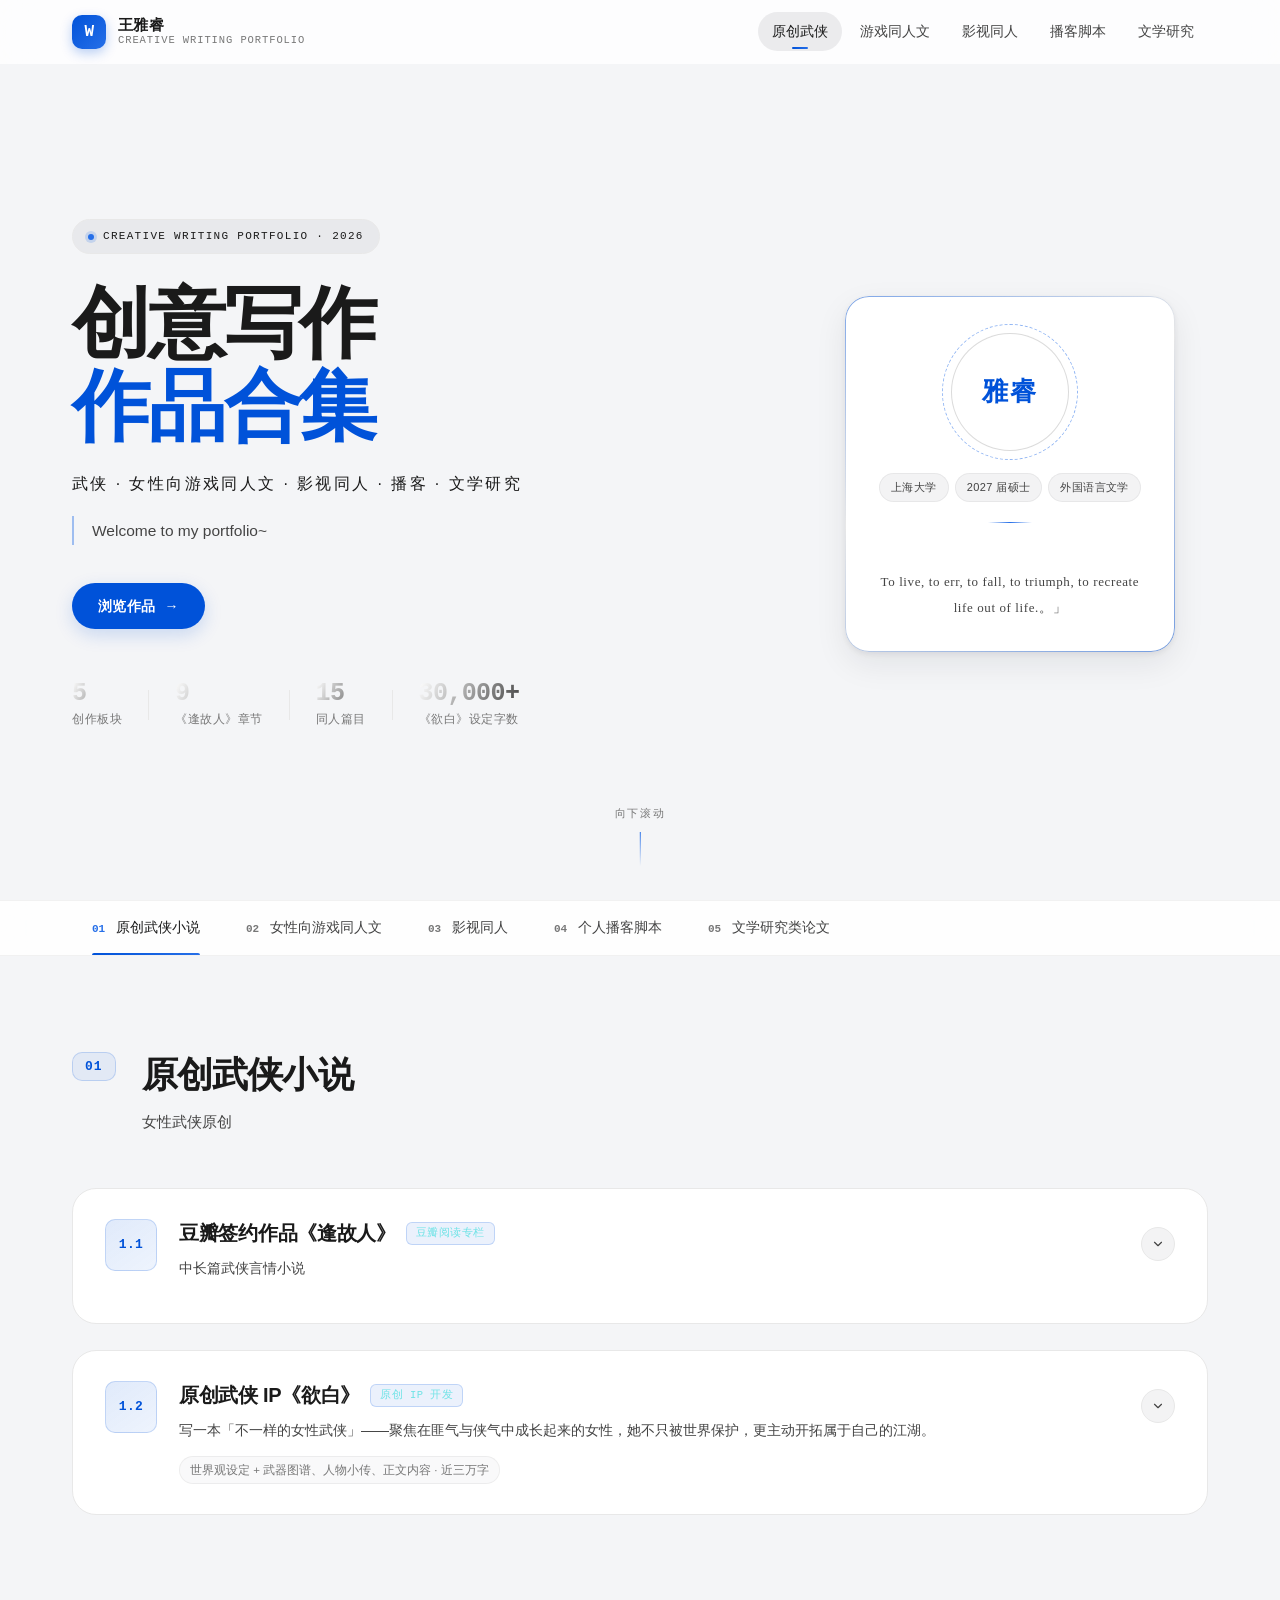
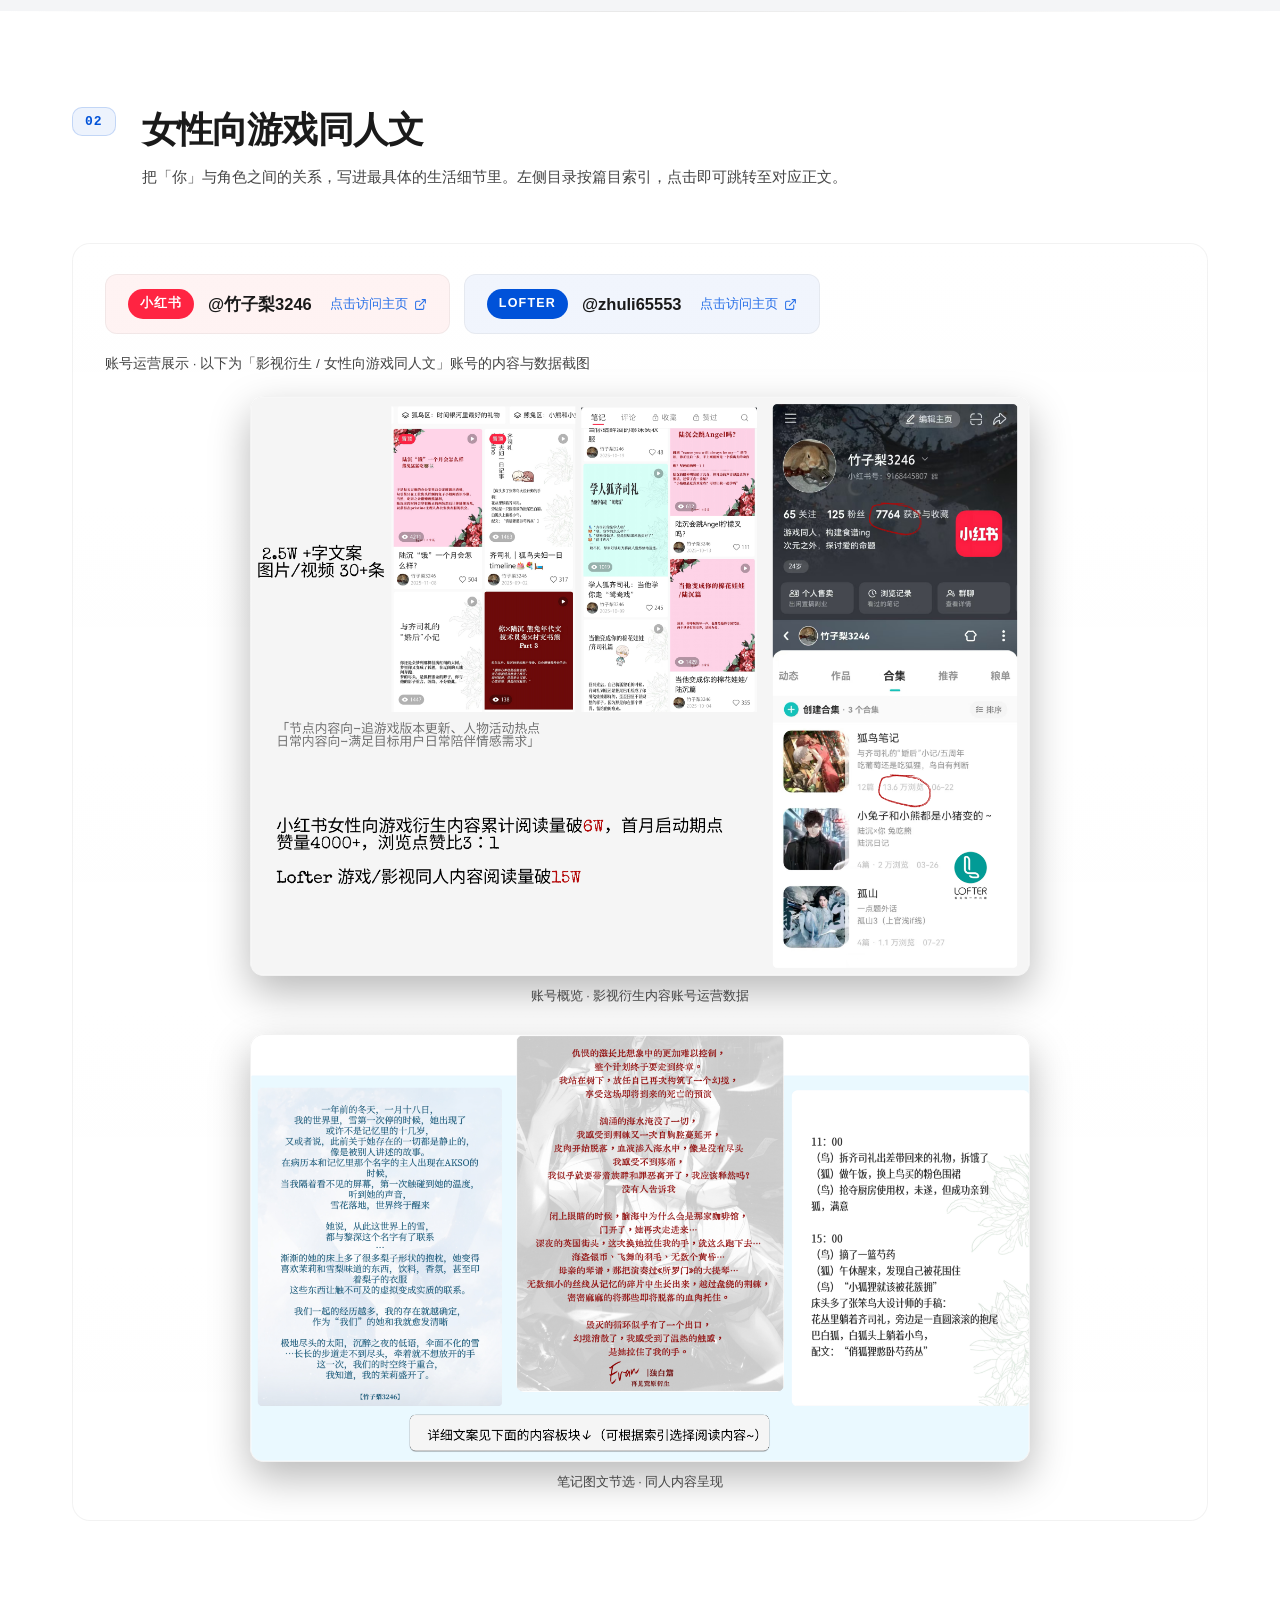
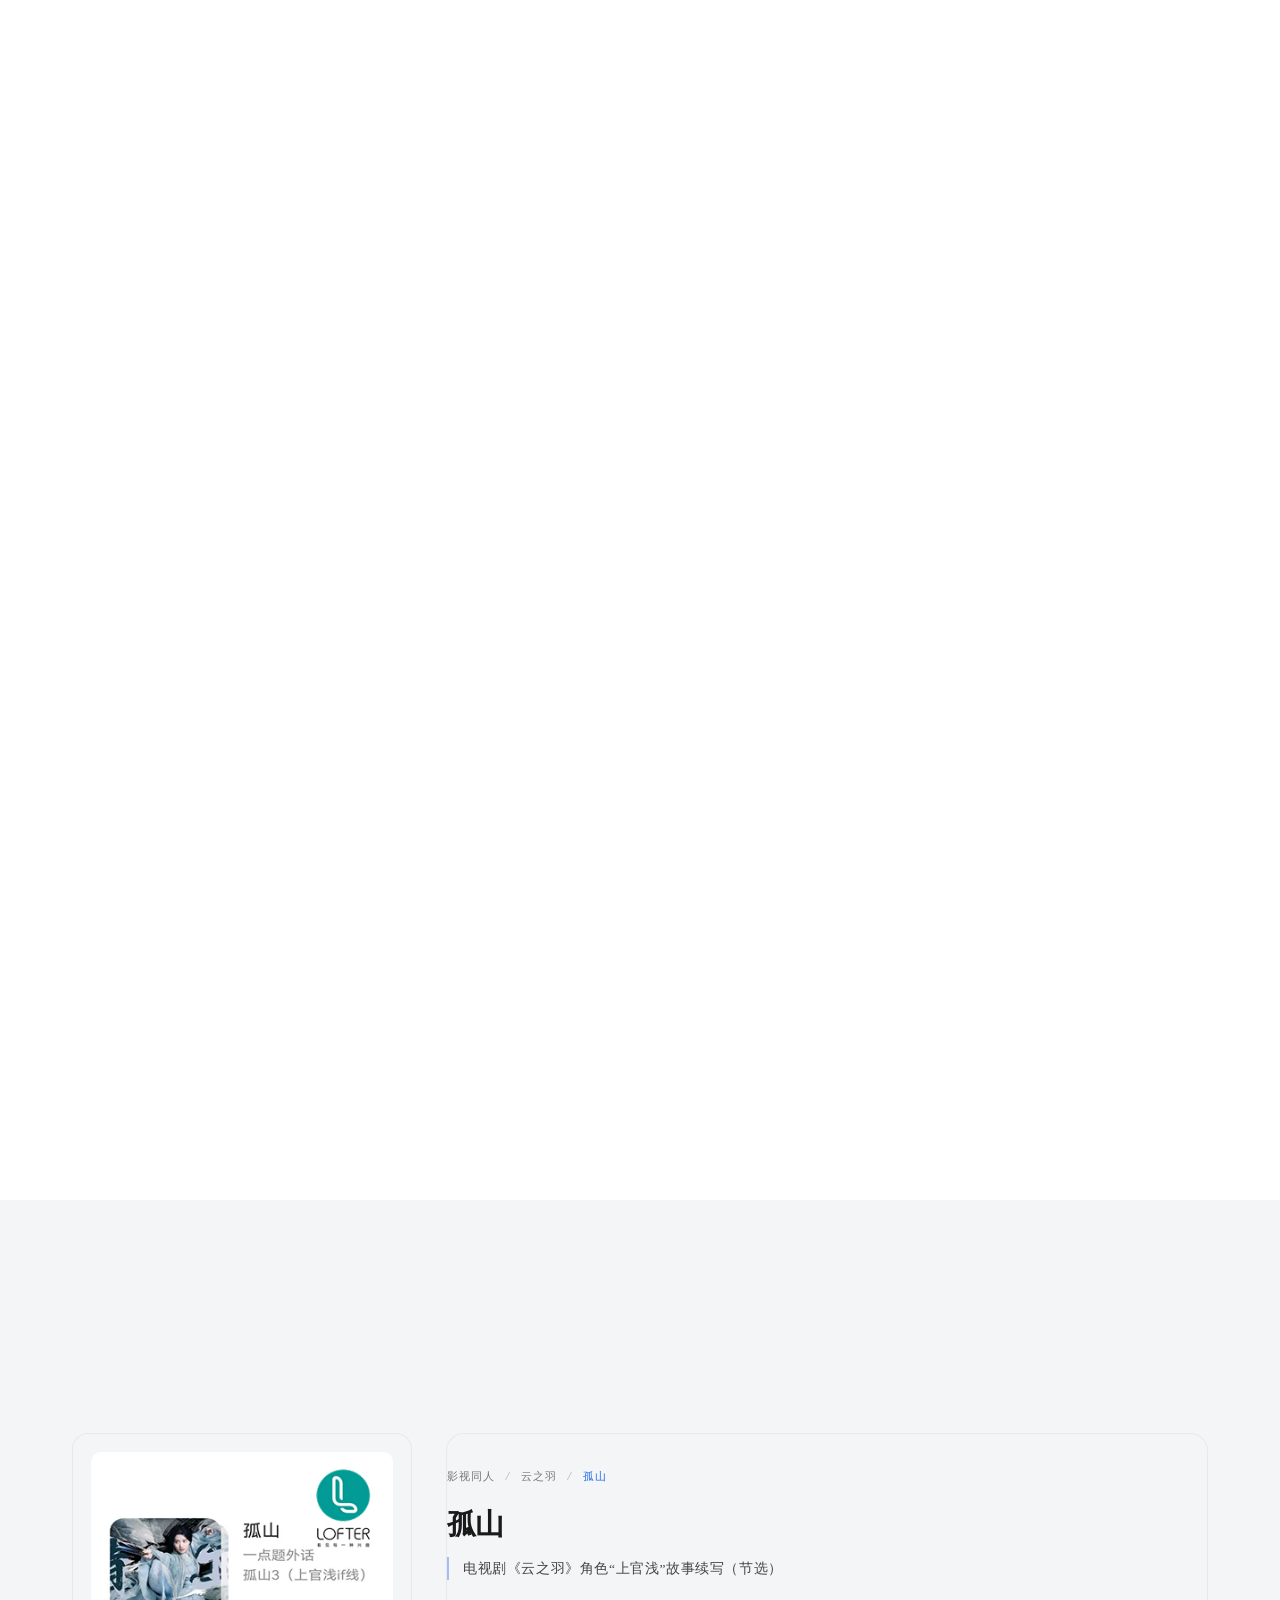
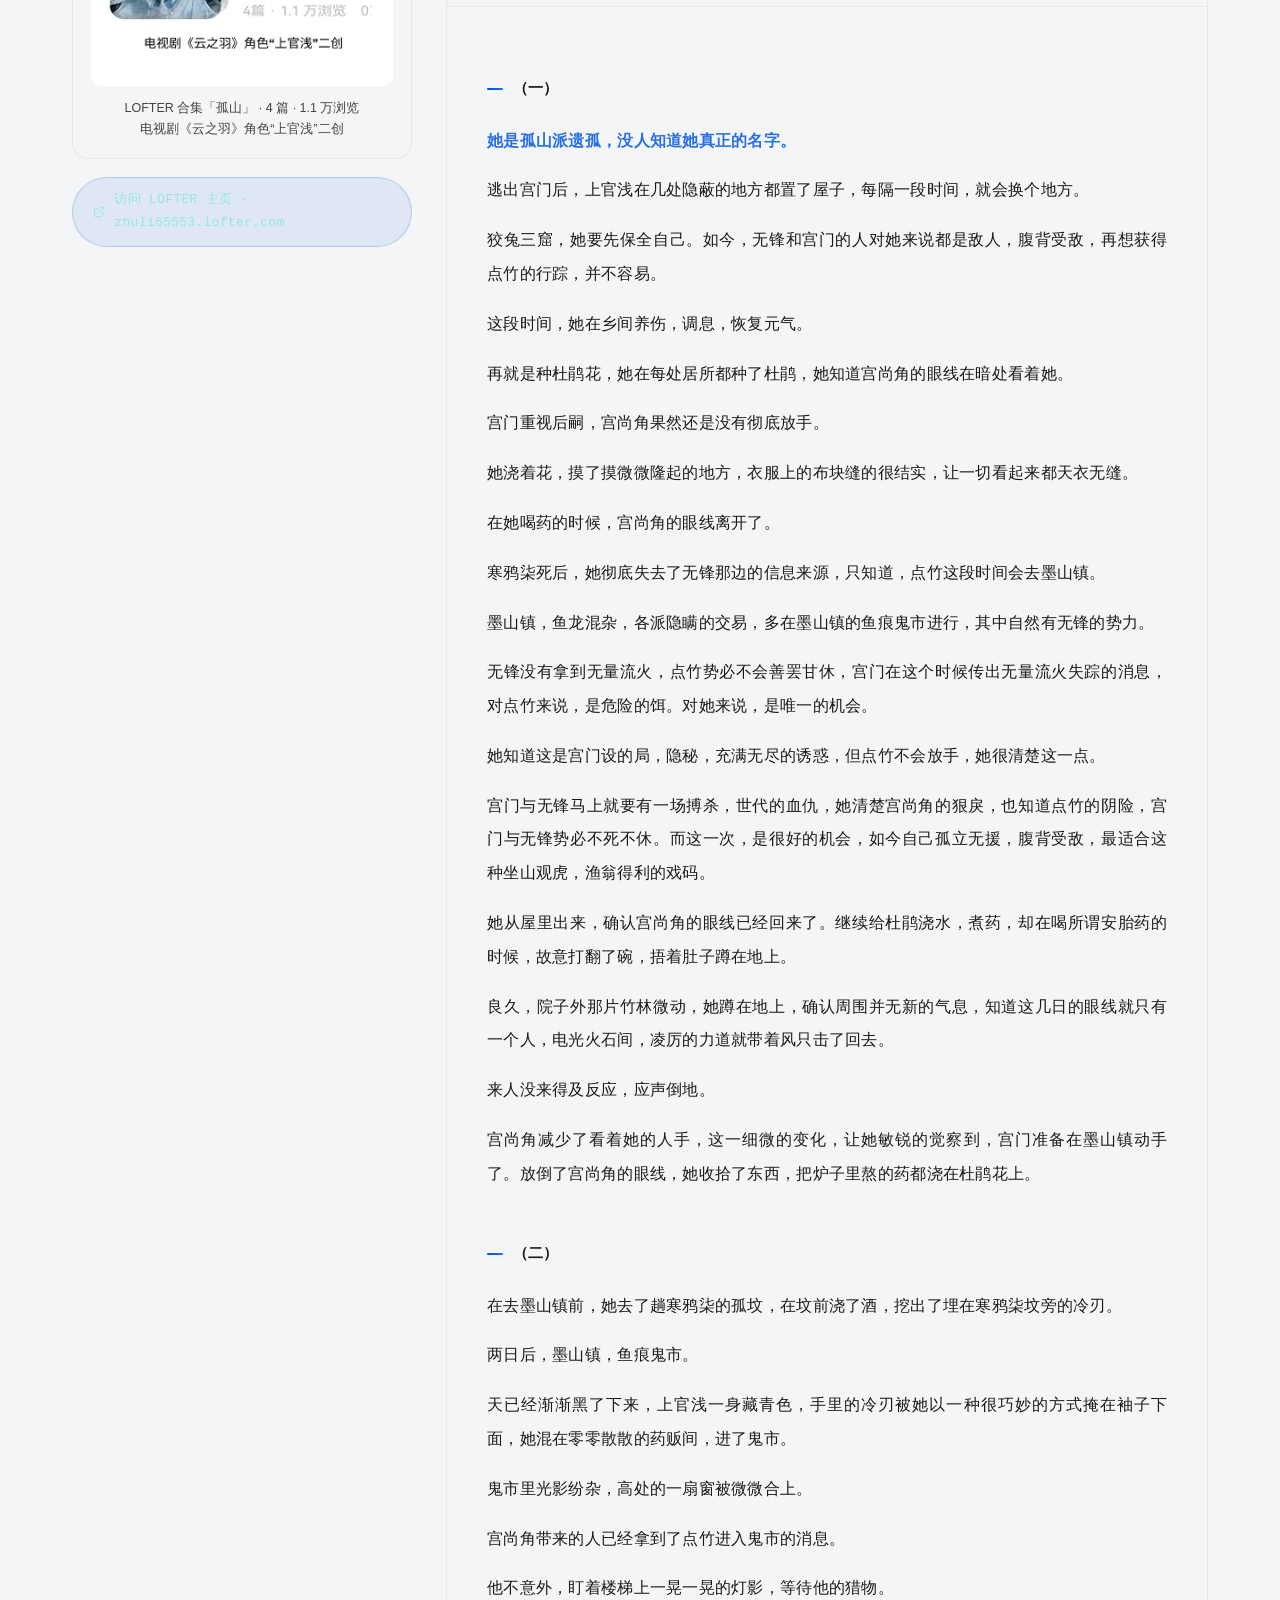
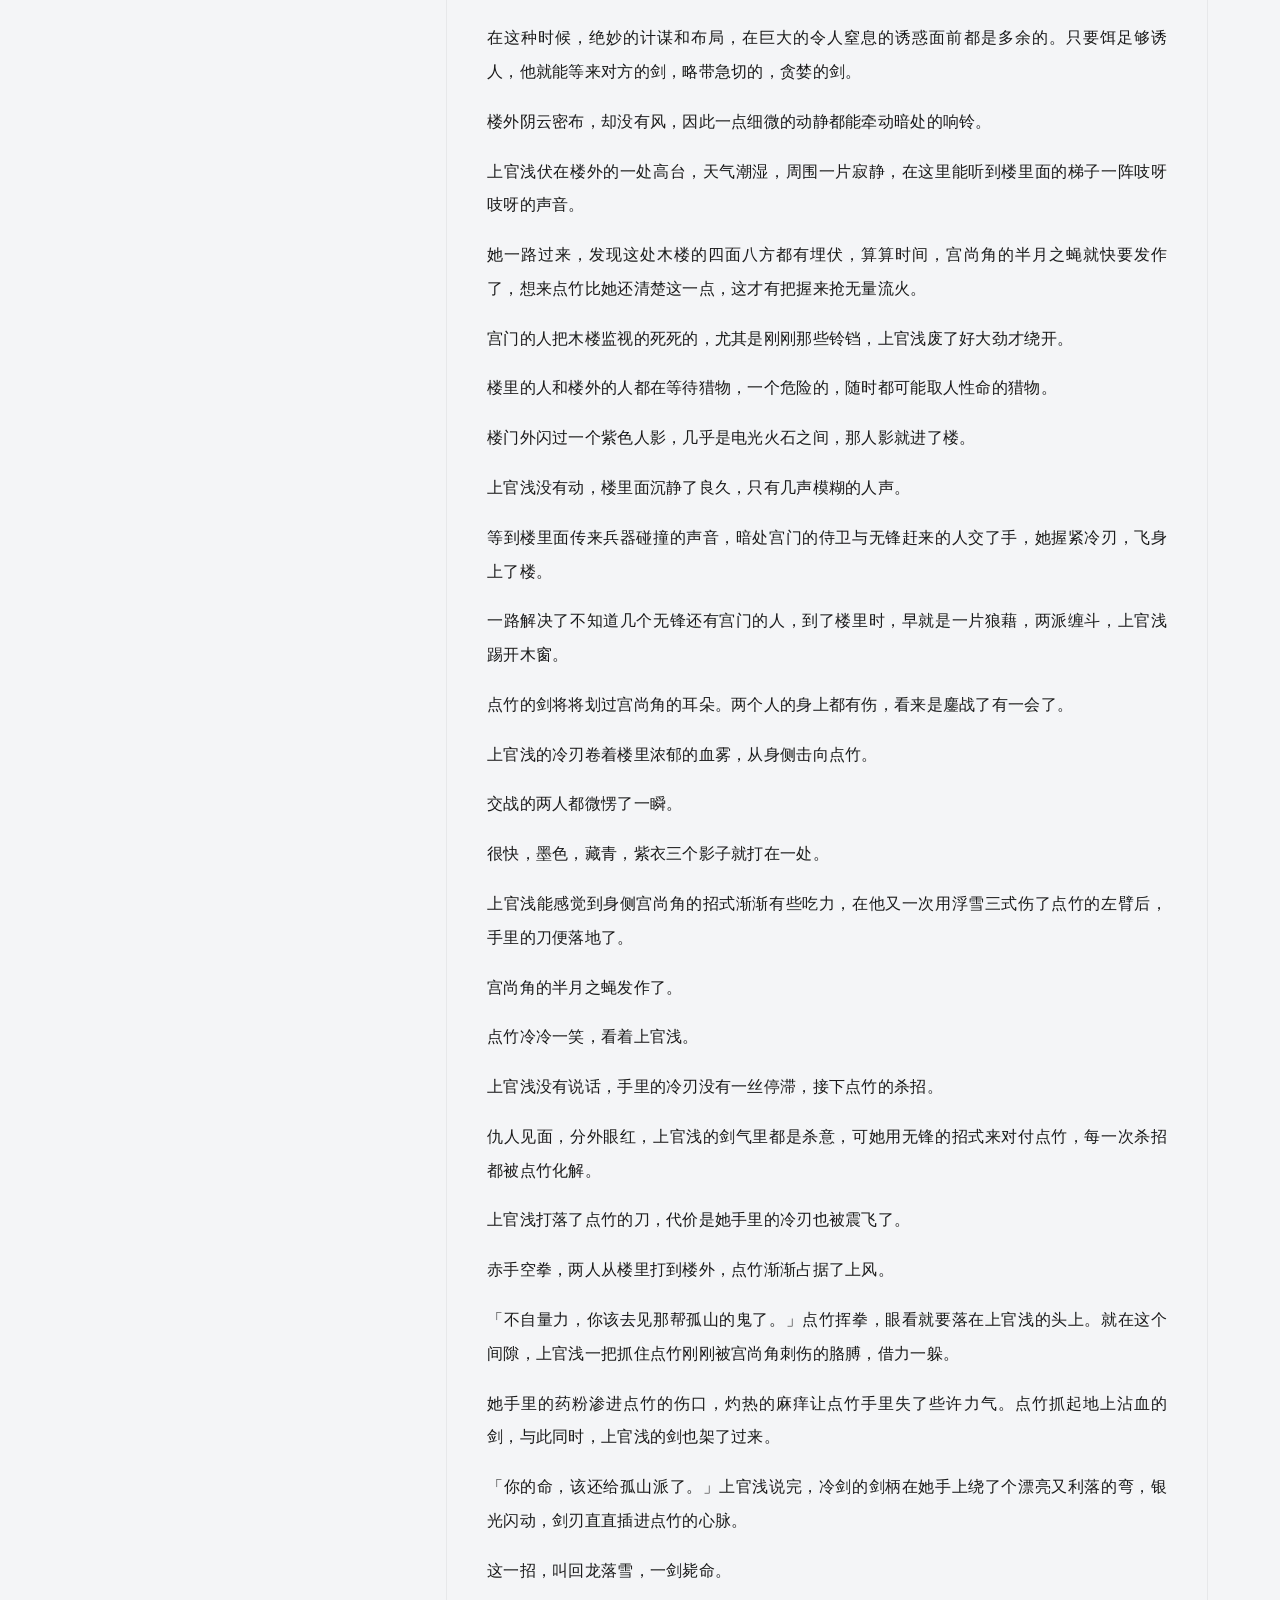
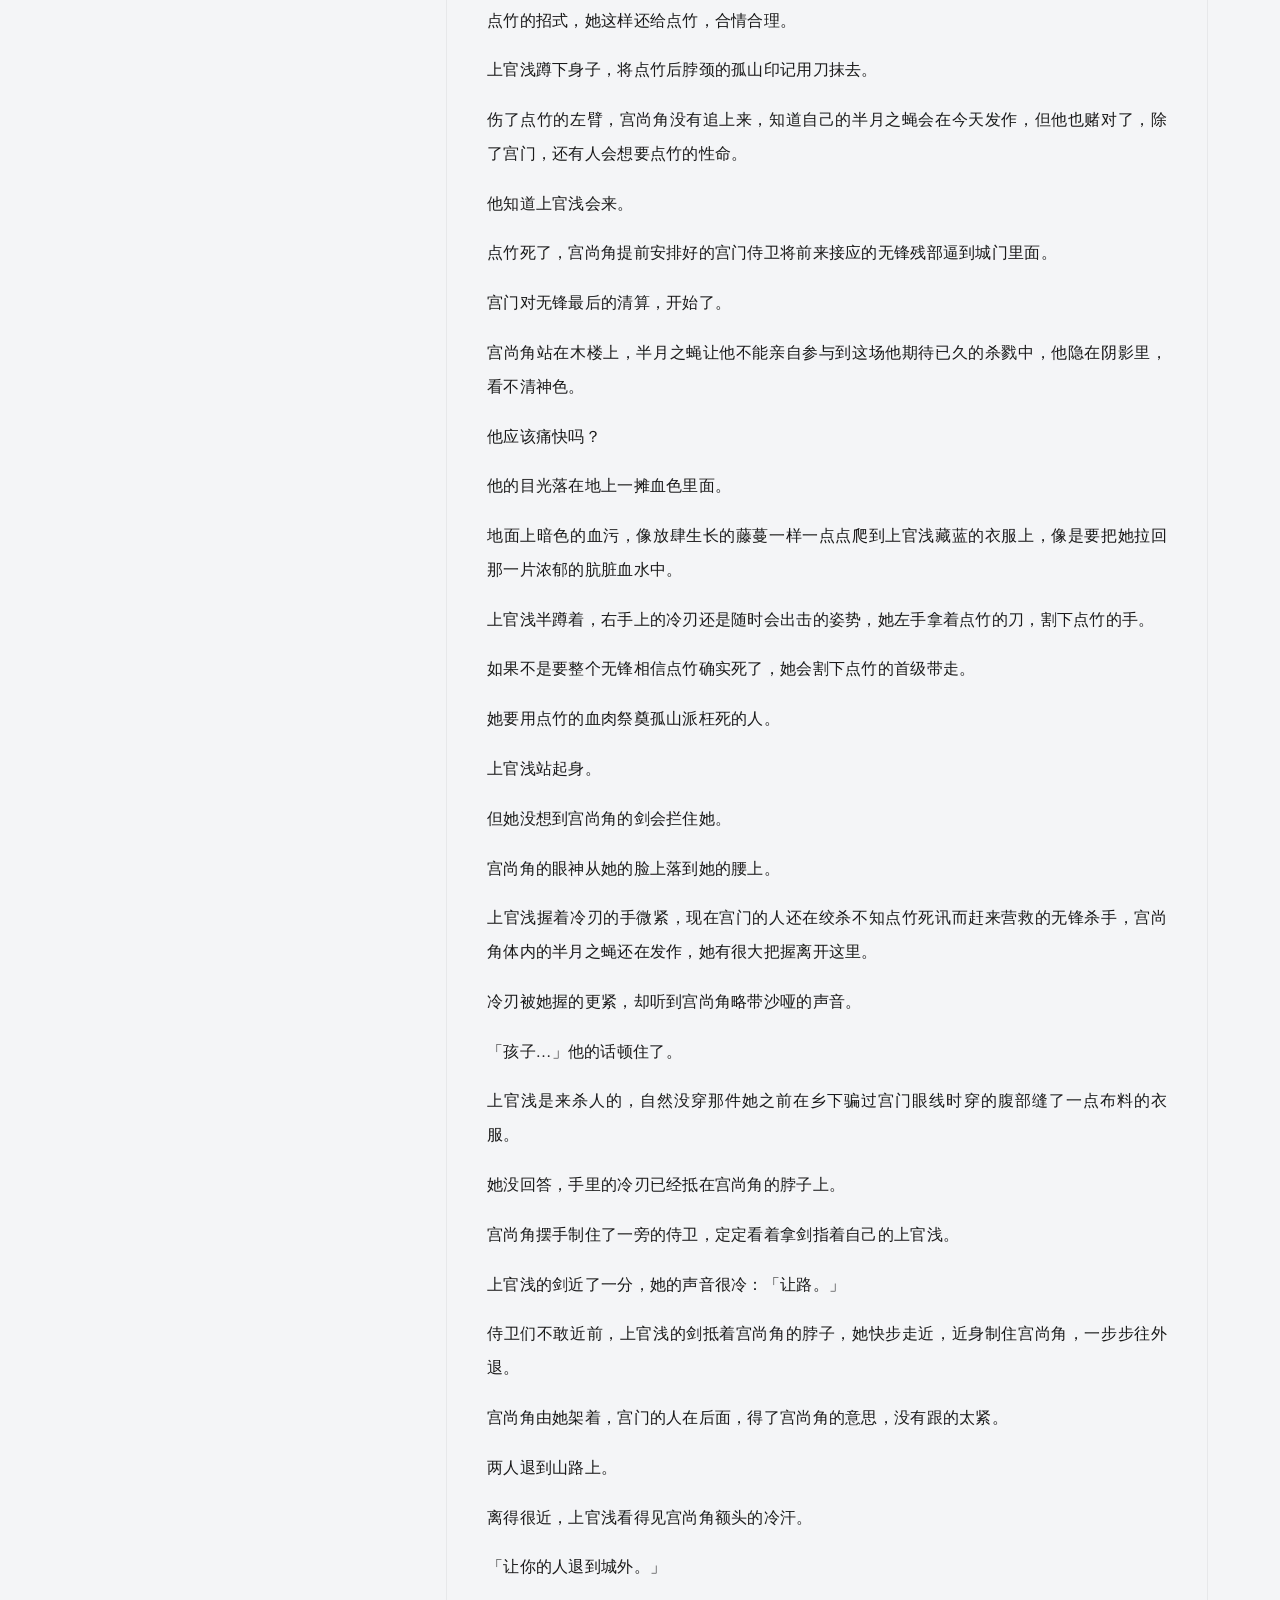
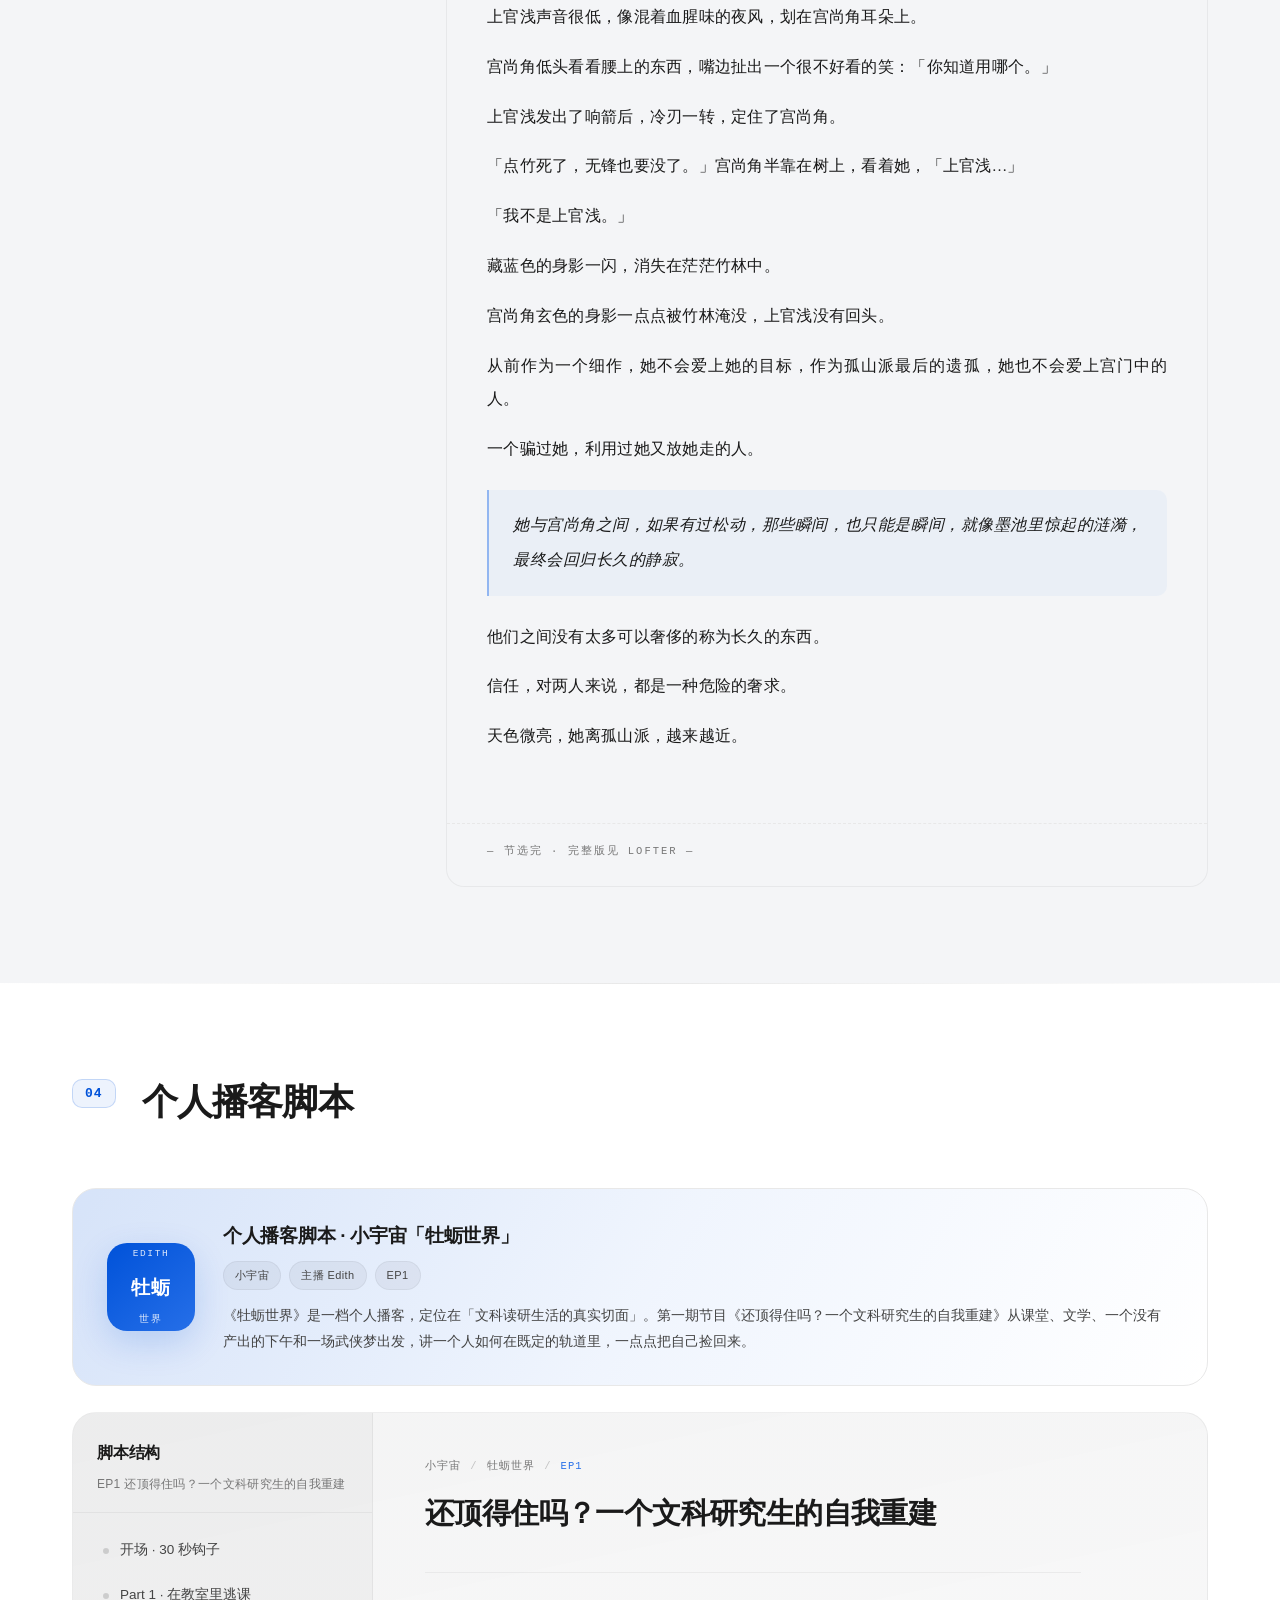
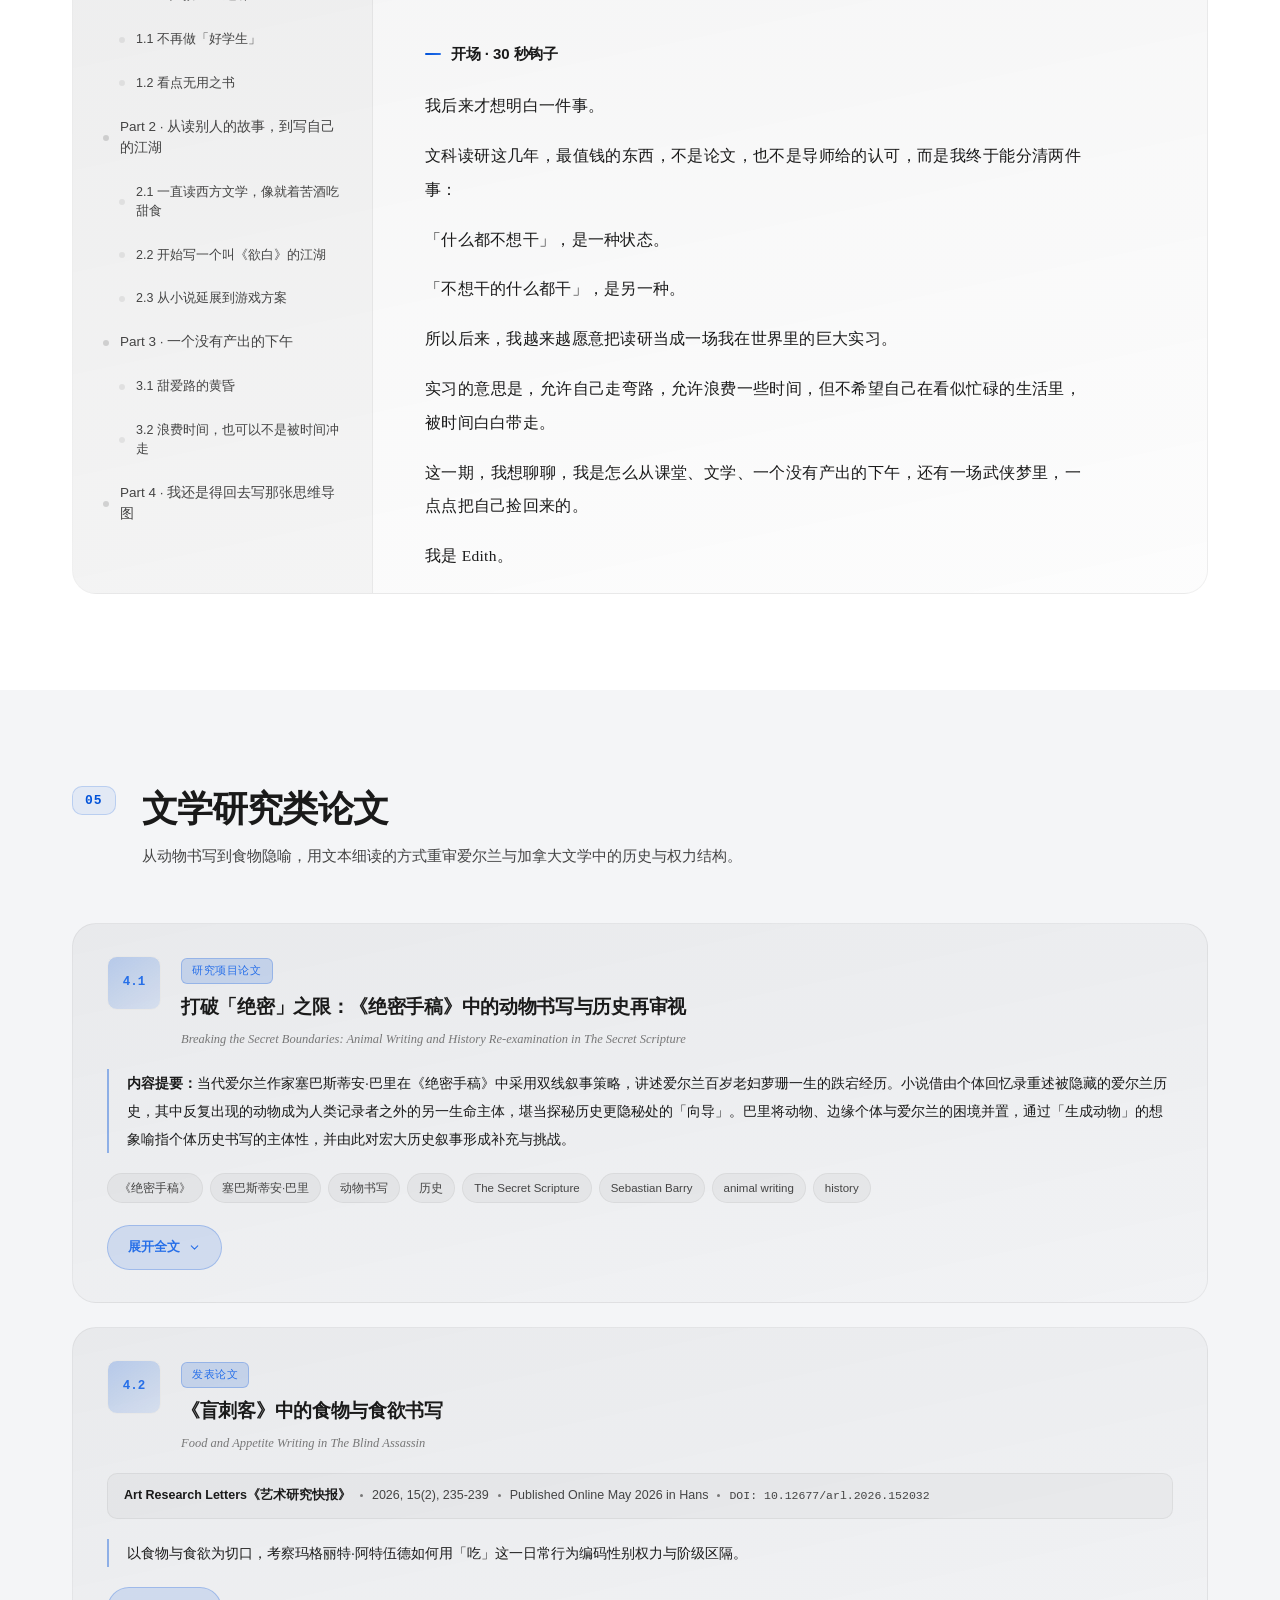
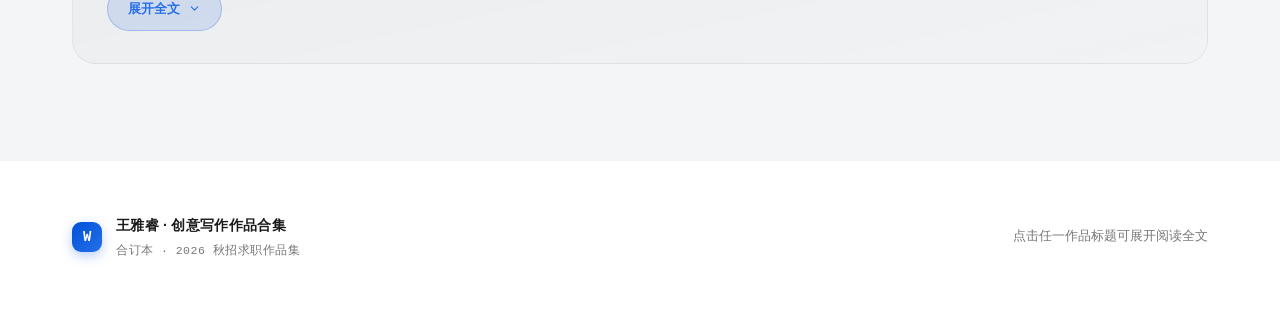
<file: index-backup-10201805.html>
<!DOCTYPE html>
<html lang="zh-CN">
<head>
<meta charset="UTF-8">
<meta name="viewport" content="width=device-width, initial-scale=1.0">
<title>王雅睿 · 创意写作作品合集</title>
<meta name="description" content="王雅睿创意写作作品集：原创武侠小说、女性向游戏同人文、个人播客脚本、文学研究论文。">
<link rel="stylesheet" href="style.css">
</head>
<body>

<!-- ============ 顶部导航 ============ -->
<header class="topbar" id="topbar">
  <div class="topbar-inner">
    <a class="brand" href="#hero">
      <span class="brand-mark">W</span>
      <span class="brand-text">
        <strong>王雅睿</strong>
        <em>Creative Writing Portfolio</em>
      </span>
    </a>
    <nav class="topnav" id="topnav">
      <a href="#sec-wuxia" data-nav="sec-wuxia">原创武侠</a>
      <a href="#sec-fanfic" data-nav="sec-fanfic">游戏同人文</a>
      <a href="#sec-tvfan" data-nav="sec-tvfan">影视同人</a>
      <a href="#sec-podcast" data-nav="sec-podcast">播客脚本</a>
      <a href="#sec-research" data-nav="sec-research">文学研究</a>
    </nav>
    <button class="menu-btn" id="menuBtn" aria-label="菜单"><span></span><span></span><span></span></button>
  </div>
  <div class="scroll-progress" id="scrollProgress"></div>
</header>

<!-- ============ 首页 Hero ============ -->
<section class="hero" id="hero">
  <div class="hero-grid-bg" aria-hidden="true"></div>
  <div class="hero-orbs" aria-hidden="true">
    <span class="orb orb-1"></span>
    <span class="orb orb-2"></span>
    <span class="orb orb-3"></span>
  </div>

  <div class="hero-inner">
    <div class="hero-left">
      <div class="hero-eyebrow reveal">
        <span class="dot"></span>CREATIVE WRITING PORTFOLIO · 2026
      </div>
      <h1 class="hero-title reveal" data-delay="1">
        创意写作<br><span class="grad">作品合集</span>
      </h1>
      <p class="hero-sub reveal" data-delay="2">
        武侠 · 女性向游戏同人文 · 影视同人 · 播客 · 文学研究
      </p>
      <p class="hero-desc reveal" data-delay="3">
        Welcome to my portfolio~
      </p>
      <div class="hero-actions reveal" data-delay="4">
        <a class="btn btn-primary" href="#sec-wuxia">
          浏览作品<span class="btn-arrow">→</span>
        </a>
      </div>

      <div class="hero-facts reveal" data-delay="5">
        <div class="fact">
          <span class="fact-num" data-count="5">0</span>
          <span class="fact-label">创作板块</span>
        </div>
        <div class="fact-divider"></div>
        <div class="fact">
          <span class="fact-num" data-count="9">0</span>
          <span class="fact-label">《逢故人》章节</span>
        </div>
        <div class="fact-divider"></div>
        <div class="fact">
          <span class="fact-num" data-count="15">0</span>
          <span class="fact-label">同人篇目</span>
        </div>
        <div class="fact-divider"></div>
        <div class="fact">
          <span class="fact-num" data-count="30000" data-suffix="+">0</span>
          <span class="fact-label">《欲白》设定字数</span>
        </div>
      </div>
    </div>

    <div class="hero-right reveal" data-delay="3">
      <div class="portrait-card">
        <div class="portrait-inner">
          <div class="portrait-initial">雅睿</div>
          <div class="portrait-ring"></div>
        </div>
        <div class="portrait-meta">
          <span class="tag">上海大学</span>
          <span class="tag">2027 届硕士</span>
          <span class="tag">外国语言文学</span>
        </div>
        <div class="portrait-line"></div>
        <p class="portrait-quote">
        <br>To live, to err, to fall, to triumph, to recreate life out of life.。」
        </p>
      </div>
    </div>
  </div>

  <div class="hero-scrollhint">
    <span>向下滚动</span>
    <i></i>
  </div>
</section>

<!-- ============ 内容分区导航条 ============ -->
<div class="section-tabs" id="sectionTabs">
  <div class="section-tabs-inner">
    <button class="tab active" data-jump="sec-wuxia"><b>01</b> 原创武侠小说</button>
    <button class="tab" data-jump="sec-fanfic"><b>02</b> 女性向游戏同人文</button>
    <button class="tab" data-jump="sec-tvfan"><b>03</b> 影视同人</button>
    <button class="tab" data-jump="sec-podcast"><b>04</b> 个人播客脚本</button>
    <button class="tab" data-jump="sec-research"><b>05</b> 文学研究类论文</button>
  </div>
</div>

<main>

<!-- ============ 01 原创武侠小说 ============ -->
<section class="section" id="sec-wuxia">
  <div class="wrap">
    <div class="sec-head reveal">
      <div class="sec-num">01</div>
      <div class="sec-head-text">
        <h2>原创武侠小说</h2>
        <p id="wuxiaIntro"></p>
      </div>
    </div>

    <div class="piece-list" id="wuxiaList"></div>
  </div>
</section>

<!-- ============ 02 女性向游戏同人文 ============ -->
<section class="section section-alt" id="sec-fanfic">
  <div class="wrap">
    <div class="sec-head reveal">
      <div class="sec-num">02</div>
      <div class="sec-head-text">
        <h2>女性向游戏同人文</h2>
        <p>把「你」与角色之间的关系，写进最具体的生活细节里。左侧目录按篇目索引，点击即可跳转至对应正文。</p>
      </div>
    </div>

    <!-- 账号展示：小红书 + LOFTER -->
    <div class="acct-showcase reveal" id="fanficAccount">
      <div class="acct-links">
        <a class="acct-link xhs" href="https://www.xiaohongshu.com/user/profile/6561e477000000001000aa93?xsec_token=AB_4SF_W24wPtJNfGzpTGXUqa0irpFjQ-4HVTK3wig4Ow%3D&amp;xsec_source=pc_search" target="_blank" rel="noopener">
          <span class="acct-badge">小红书</span>
          <span class="acct-name">@竹子梨3246</span>
          <span class="acct-cta">点击访问主页 <svg viewBox="0 0 24 24" width="13" height="13"><path d="M18 13v6a2 2 0 01-2 2H5a2 2 0 01-2-2V8a2 2 0 012-2h6M15 3h6v6M10 14L21 3" fill="none" stroke="currentColor" stroke-width="1.9" stroke-linecap="round" stroke-linejoin="round"/></svg></span>
        </a>
        <a class="acct-link lofter" href="https://zhuli65553.lofter.com" target="_blank" rel="noopener">
          <span class="acct-badge">LOFTER</span>
          <span class="acct-name">@zhuli65553</span>
          <span class="acct-cta">点击访问主页 <svg viewBox="0 0 24 24" width="13" height="13"><path d="M18 13v6a2 2 0 01-2 2H5a2 2 0 01-2-2V8a2 2 0 012-2h6M15 3h6v6M10 14L21 3" fill="none" stroke="currentColor" stroke-width="1.9" stroke-linecap="round" stroke-linejoin="round"/></svg></span>
        </a>
      </div>
      <p class="acct-note">账号运营展示 · 以下为「影视衍生 / 女性向游戏同人文」账号的内容与数据截图</p>
      <figure class="acct-shot">
        <img src="影视衍生内容账号.jpg" alt="影视衍生内容账号数据展示" loading="lazy">
        <figcaption>账号概览 · 影视衍生内容账号运营数据</figcaption>
      </figure>
      <figure class="acct-shot">
        <img src="图文节选.jpg" alt="笔记图文节选" loading="lazy">
        <figcaption>笔记图文节选 · 同人内容呈现</figcaption>
      </figure>
    </div>

    <!-- 卷级切换 -->
    <div class="volume-switch reveal" id="volumeSwitch"></div>

    <!-- 阅读器：左侧目录 + 右侧正文 -->
    <div class="reader reveal" id="fanficReader">
      <aside class="reader-side">
        <div class="side-head">
          <button class="side-back" id="sideBack">
            <svg viewBox="0 0 24 24" width="15" height="15"><path d="M15 19l-7-7 7-7" fill="none" stroke="currentColor" stroke-width="2" stroke-linecap="round" stroke-linejoin="round"/></svg>
            <span>返回</span>
          </button>
          <h3 id="sideTitle">目录</h3>
          <p class="side-sub" id="sideSub"></p>
        </div>
        <nav class="side-nav" id="sideNav"></nav>
        <div class="side-foot" id="sideFoot"></div>
      </aside>

      <div class="reader-main" id="readerMain">
        <article class="reader-article" id="readerArticle"></article>
      </div>
    </div>
  </div>
</section>

<!-- ============ 03 影视同人 ============ -->
<section class="section" id="sec-tvfan">
  <div class="wrap">
    <div class="sec-head reveal">
      <div class="sec-num">03</div>
      <div class="sec-head-text">
        <h2>影视同人</h2>
        <p>电视剧《云之羽》角色「上官浅」故事续写。完整篇目与更多影视衍生创作，欢迎到我的 LOFTER 主页阅读。</p>
      </div>
    </div>

    <div class="tvfan-grid reveal">
      <div class="tvfan-side">
        <figure class="tvfan-cover">
          <img src="Group 1.jpg" alt="孤山 · LOFTER 合集封面：电视剧《云之羽》角色“上官浅”二创">
          <figcaption>LOFTER 合集「孤山」 · 4 篇 · 1.1 万浏览<br>电视剧《云之羽》角色“上官浅”二创</figcaption>
        </figure>
        <a class="piece-link" href="https://zhuli65553.lofter.com" target="_blank" rel="noopener">
          <svg viewBox="0 0 24 24" width="14" height="14"><path d="M18 13v6a2 2 0 01-2 2H5a2 2 0 01-2-2V8a2 2 0 012-2h6M15 3h6v6M10 14L21 3" fill="none" stroke="currentColor" stroke-width="1.9" stroke-linecap="round" stroke-linejoin="round"/></svg>
          访问 LOFTER 主页 · zhuli65553.lofter.com
        </a>
      </div>

      <article class="tvfan-article">
        <header class="art-head">
          <div class="art-crumb"><span>影视同人</span><span class="sep">/</span><span>云之羽</span><span class="sep">/</span><span class="cur">孤山</span></div>
          <h1 class="art-title">孤山</h1>
          <p class="art-sub">电视剧《云之羽》角色“上官浅”故事续写（节选）</p>
        </header>
        <div class="art-body">
          <h3 class="art-sub-head">（一）</h3>
          <p><b>她是孤山派遗孤，没人知道她真正的名字。</b></p>
          <p>逃出宫门后，上官浅在几处隐蔽的地方都置了屋子，每隔一段时间，就会换个地方。</p>
          <p>狡兔三窟，她要先保全自己。如今，无锋和宫门的人对她来说都是敌人，腹背受敌，再想获得点竹的行踪，并不容易。</p>
          <p>这段时间，她在乡间养伤，调息，恢复元气。</p>
          <p>再就是种杜鹃花，她在每处居所都种了杜鹃，她知道宫尚角的眼线在暗处看着她。</p>
          <p>宫门重视后嗣，宫尚角果然还是没有彻底放手。</p>
          <p>她浇着花，摸了摸微微隆起的地方，衣服上的布块缝的很结实，让一切看起来都天衣无缝。</p>
          <p>在她喝药的时候，宫尚角的眼线离开了。</p>
          <p>寒鸦柒死后，她彻底失去了无锋那边的信息来源，只知道，点竹这段时间会去墨山镇。</p>
          <p>墨山镇，鱼龙混杂，各派隐瞒的交易，多在墨山镇的鱼痕鬼市进行，其中自然有无锋的势力。</p>
          <p>无锋没有拿到无量流火，点竹势必不会善罢甘休，宫门在这个时候传出无量流火失踪的消息，对点竹来说，是危险的饵。对她来说，是唯一的机会。</p>
          <p>她知道这是宫门设的局，隐秘，充满无尽的诱惑，但点竹不会放手，她很清楚这一点。</p>
          <p>宫门与无锋马上就要有一场搏杀，世代的血仇，她清楚宫尚角的狠戾，也知道点竹的阴险，宫门与无锋势必不死不休。而这一次，是很好的机会，如今自己孤立无援，腹背受敌，最适合这种坐山观虎，渔翁得利的戏码。</p>
          <p>她从屋里出来，确认宫尚角的眼线已经回来了。继续给杜鹃浇水，煮药，却在喝所谓安胎药的时候，故意打翻了碗，捂着肚子蹲在地上。</p>
          <p>良久，院子外那片竹林微动，她蹲在地上，确认周围并无新的气息，知道这几日的眼线就只有一个人，电光火石间，凌厉的力道就带着风只击了回去。</p>
          <p>来人没来得及反应，应声倒地。</p>
          <p>宫尚角减少了看着她的人手，这一细微的变化，让她敏锐的觉察到，宫门准备在墨山镇动手了。放倒了宫尚角的眼线，她收拾了东西，把炉子里熬的药都浇在杜鹃花上。</p>
          <h3 class="art-sub-head">（二）</h3>
          <p>在去墨山镇前，她去了趟寒鸦柒的孤坟，在坟前浇了酒，挖出了埋在寒鸦柒坟旁的冷刃。</p>
          <p>两日后，墨山镇，鱼痕鬼市。</p>
          <p>天已经渐渐黑了下来，上官浅一身藏青色，手里的冷刃被她以一种很巧妙的方式掩在袖子下面，她混在零零散散的药贩间，进了鬼市。</p>
          <p>鬼市里光影纷杂，高处的一扇窗被微微合上。</p>
          <p>宫尚角带来的人已经拿到了点竹进入鬼市的消息。</p>
          <p>他不意外，盯着楼梯上一晃一晃的灯影，等待他的猎物。</p>
          <p>在这种时候，绝妙的计谋和布局，在巨大的令人窒息的诱惑面前都是多余的。只要饵足够诱人，他就能等来对方的剑，略带急切的，贪婪的剑。</p>
          <p>楼外阴云密布，却没有风，因此一点细微的动静都能牵动暗处的响铃。</p>
          <p>上官浅伏在楼外的一处高台，天气潮湿，周围一片寂静，在这里能听到楼里面的梯子一阵吱呀吱呀的声音。</p>
          <p>她一路过来，发现这处木楼的四面八方都有埋伏，算算时间，宫尚角的半月之蝇就快要发作了，想来点竹比她还清楚这一点，这才有把握来抢无量流火。</p>
          <p>宫门的人把木楼监视的死死的，尤其是刚刚那些铃铛，上官浅废了好大劲才绕开。</p>
          <p>楼里的人和楼外的人都在等待猎物，一个危险的，随时都可能取人性命的猎物。</p>
          <p>楼门外闪过一个紫色人影，几乎是电光火石之间，那人影就进了楼。</p>
          <p>上官浅没有动，楼里面沉静了良久，只有几声模糊的人声。</p>
          <p>等到楼里面传来兵器碰撞的声音，暗处宫门的侍卫与无锋赶来的人交了手，她握紧冷刃，飞身上了楼。</p>
          <p>一路解决了不知道几个无锋还有宫门的人，到了楼里时，早就是一片狼藉，两派缠斗，上官浅踢开木窗。</p>
          <p>点竹的剑将将划过宫尚角的耳朵。两个人的身上都有伤，看来是鏖战了有一会了。</p>
          <p>上官浅的冷刃卷着楼里浓郁的血雾，从身侧击向点竹。</p>
          <p>交战的两人都微愣了一瞬。</p>
          <p>很快，墨色，藏青，紫衣三个影子就打在一处。</p>
          <p>上官浅能感觉到身侧宫尚角的招式渐渐有些吃力，在他又一次用浮雪三式伤了点竹的左臂后，手里的刀便落地了。</p>
          <p>宫尚角的半月之蝇发作了。</p>
          <p>点竹冷冷一笑，看着上官浅。</p>
          <p>上官浅没有说话，手里的冷刃没有一丝停滞，接下点竹的杀招。</p>
          <p>仇人见面，分外眼红，上官浅的剑气里都是杀意，可她用无锋的招式来对付点竹，每一次杀招都被点竹化解。</p>
          <p>上官浅打落了点竹的刀，代价是她手里的冷刃也被震飞了。</p>
          <p>赤手空拳，两人从楼里打到楼外，点竹渐渐占据了上风。</p>
          <p>「不自量力，你该去见那帮孤山的鬼了。」点竹挥拳，眼看就要落在上官浅的头上。就在这个间隙，上官浅一把抓住点竹刚刚被宫尚角刺伤的胳膊，借力一躲。</p>
          <p>她手里的药粉渗进点竹的伤口，灼热的麻痒让点竹手里失了些许力气。点竹抓起地上沾血的剑，与此同时，上官浅的剑也架了过来。</p>
          <p>「你的命，该还给孤山派了。」上官浅说完，冷剑的剑柄在她手上绕了个漂亮又利落的弯，银光闪动，剑刃直直插进点竹的心脉。</p>
          <p>这一招，叫回龙落雪，一剑毙命。</p>
          <p>点竹的招式，她这样还给点竹，合情合理。</p>
          <p>上官浅蹲下身子，将点竹后脖颈的孤山印记用刀抹去。</p>
          <p>伤了点竹的左臂，宫尚角没有追上来，知道自己的半月之蝇会在今天发作，但他也赌对了，除了宫门，还有人会想要点竹的性命。</p>
          <p>他知道上官浅会来。</p>
          <p>点竹死了，宫尚角提前安排好的宫门侍卫将前来接应的无锋残部逼到城门里面。</p>
          <p>宫门对无锋最后的清算，开始了。</p>
          <p>宫尚角站在木楼上，半月之蝇让他不能亲自参与到这场他期待已久的杀戮中，他隐在阴影里，看不清神色。</p>
          <p>他应该痛快吗？</p>
          <p>他的目光落在地上一摊血色里面。</p>
          <p>地面上暗色的血污，像放肆生长的藤蔓一样一点点爬到上官浅藏蓝的衣服上，像是要把她拉回那一片浓郁的肮脏血水中。</p>
          <p>上官浅半蹲着，右手上的冷刃还是随时会出击的姿势，她左手拿着点竹的刀，割下点竹的手。</p>
          <p>如果不是要整个无锋相信点竹确实死了，她会割下点竹的首级带走。</p>
          <p>她要用点竹的血肉祭奠孤山派枉死的人。</p>
          <p>上官浅站起身。</p>
          <p>但她没想到宫尚角的剑会拦住她。</p>
          <p>宫尚角的眼神从她的脸上落到她的腰上。</p>
          <p>上官浅握着冷刃的手微紧，现在宫门的人还在绞杀不知点竹死讯而赶来营救的无锋杀手，宫尚角体内的半月之蝇还在发作，她有很大把握离开这里。</p>
          <p>冷刃被她握的更紧，却听到宫尚角略带沙哑的声音。</p>
          <p>「孩子…」他的话顿住了。</p>
          <p>上官浅是来杀人的，自然没穿那件她之前在乡下骗过宫门眼线时穿的腹部缝了一点布料的衣服。</p>
          <p>她没回答，手里的冷刃已经抵在宫尚角的脖子上。</p>
          <p>宫尚角摆手制住了一旁的侍卫，定定看着拿剑指着自己的上官浅。</p>
          <p>上官浅的剑近了一分，她的声音很冷：「让路。」</p>
          <p>侍卫们不敢近前，上官浅的剑抵着宫尚角的脖子，她快步走近，近身制住宫尚角，一步步往外退。</p>
          <p>宫尚角由她架着，宫门的人在后面，得了宫尚角的意思，没有跟的太紧。</p>
          <p>两人退到山路上。</p>
          <p>离得很近，上官浅看得见宫尚角额头的冷汗。</p>
          <p>「让你的人退到城外。」</p>
          <p>上官浅声音很低，像混着血腥味的夜风，划在宫尚角耳朵上。</p>
          <p>宫尚角低头看看腰上的东西，嘴边扯出一个很不好看的笑：「你知道用哪个。」</p>
          <p>上官浅发出了响箭后，冷刃一转，定住了宫尚角。</p>
          <p>「点竹死了，无锋也要没了。」宫尚角半靠在树上，看着她，「上官浅…」</p>
          <p>「我不是上官浅。」</p>
          <p>藏蓝色的身影一闪，消失在茫茫竹林中。</p>
          <p>宫尚角玄色的身影一点点被竹林淹没，上官浅没有回头。</p>
          <p>从前作为一个细作，她不会爱上她的目标，作为孤山派最后的遗孤，她也不会爱上宫门中的人。</p>
          <p>一个骗过她，利用过她又放她走的人。</p>
          <p class="art-highlight">她与宫尚角之间，如果有过松动，那些瞬间，也只能是瞬间，就像墨池里惊起的涟漪，最终会回归长久的静寂。</p>
          <p>他们之间没有太多可以奢侈的称为长久的东西。</p>
          <p>信任，对两人来说，都是一种危险的奢求。</p>
          <p>天色微亮，她离孤山派，越来越近。</p>
        </div>
        <footer class="art-end"><span class="art-end-mark">— 节选完 · 完整版见 LOFTER —</span></footer>
      </article>
    </div>
  </div>
</section>

<!-- ============ 04 个人播客脚本 ============ -->
<section class="section section-alt" id="sec-podcast">
  <div class="wrap">
    <div class="sec-head reveal">
      <div class="sec-num">04</div>
      <div class="sec-head-text">
        <h2>个人播客脚本</h2>
        <p id="podcastOneLine"></p>
      </div>
    </div>

    <div class="podcast-card reveal" id="podcastCard"></div>

    <div class="reader reader-simple reveal" id="podReader">
      <aside class="reader-side">
        <div class="side-head">
          <h3>脚本结构</h3>
          <p class="side-sub" id="podSideSub"></p>
        </div>
        <nav class="side-nav" id="podNav"></nav>
      </aside>
      <div class="reader-main">
        <article class="reader-article" id="podArticle"></article>
      </div>
    </div>
  </div>
</section>

<!-- ============ 05 文学研究类论文 ============ -->
<section class="section" id="sec-research">
  <div class="wrap">
    <div class="sec-head reveal">
      <div class="sec-num">05</div>
      <div class="sec-head-text">
        <h2>文学研究类论文</h2>
        <p id="researchOneLine"></p>
      </div>
    </div>
    <div class="paper-list" id="paperList"></div>
  </div>
</section>

</main>

<footer class="footer">
  <div class="wrap footer-inner">
    <div class="footer-left">
      <span class="brand-mark small">W</span>
      <div>
        <p class="footer-name">王雅睿 · 创意写作作品合集</p>
        <p class="footer-tip">合订本 · 2026 秋招求职作品集</p>
      </div>
    </div>
    <div class="footer-right">
      <p>点击任一作品标题可展开阅读全文</p>
    </div>
  </div>
</footer>

<!-- 回到顶部 -->
<button class="to-top" id="toTop" aria-label="回到顶部">
  <svg viewBox="0 0 24 24" width="18" height="18"><path d="M12 19V5M5 12l7-7 7 7" fill="none" stroke="currentColor" stroke-width="2" stroke-linecap="round" stroke-linejoin="round"/></svg>
</button>

<script src="content-wuxia.js"></script>
<script src="content-fanfic.js"></script>
<script src="content-misc.js"></script>
<script src="app.js"></script>
</body>
</html>
</file>
<file: style.css>
/* =====================================================================
   王雅睿 · 创意写作作品合集
   设计调性：腾讯系 · 深色叙述 + 克制的蓝绿强调 + 大留白 + 弹性动效
   ===================================================================== */

/* ---------- Design Tokens ---------- */
:root{
  /* 品牌主色（对齐参考站：单一腾讯蓝体系） */
  --tx-blue:        #0052D9;
  --tx-blue-light:  #266FE8;
  --tx-blue-glow:   rgba(0,82,217,.18);
  --tx-cyan:        #266FE8;               /* 辅助色归一到品牌蓝系 */
  --tx-cyan-soft:   rgba(0,82,217,.08);    /* 品牌浅蓝 ECF2FE 同族 */
  --tx-violet:      #0052D9;               /* 紫色归一到主蓝，渐变变单色系 */

  /* 中性色阶（参考站基底） */
  --bg-0:  #F4F5F7;
  --bg-1:  #FFFFFF;
  --bg-2:  #FFFFFF;
  --bg-3:  #ECF2FE;
  --bg-4:  #DCE5F5;

  /* 文本 —— 正文整体加深 */
  --t-1: #1a1a1a;
  --t-2: #1a1a1a;
  --t-3: #444444;
  --t-4: #777777;

  /* 线 —— 参考站灰线 */
  --line-1: rgba(0,0,0,.05);
  --line-2: #e8e8e8;
  --line-3: rgba(0,0,0,.14);

  /* 圆角 / 阴影 */
  --r-xs: 6px;
  --r-sm: 10px;
  --r-md: 16px;
  --r-lg: 24px;
  --r-full: 999px;

  --sh-1: 0 1px 3px rgba(0,20,40,.06);
  --sh-2: 0 1px 3px rgba(0,20,40,.06),0 4px 16px rgba(0,20,40,.05);
  --sh-3: 0 2px 6px rgba(0,20,40,.07),0 12px 32px rgba(0,20,40,.08);

  /* 排版 */
  --f-sans: "PingFang SC","HarmonyOS Sans SC","Microsoft YaHei UI","Microsoft YaHei","Helvetica Neue",Arial,sans-serif;
  --f-serif:"Songti SC","Source Han Serif SC","Noto Serif SC","SimSun",Georgia,serif;
  --f-mono: "SFMono-Regular","JetBrains Mono",Menlo,Consolas,monospace;

  /* 布局 */
  --wrap: 1200px;
  --nav-h: 64px;

  /* 缓动 */
  --ease-out: cubic-bezier(.22,1,.36,1);
  --ease-io:  cubic-bezier(.4,0,.2,1);
}

/* ---------- Reset ---------- */
*,*::before,*::after{ box-sizing:border-box; }
html{ scroll-behavior:smooth; -webkit-text-size-adjust:100%; }
body{
  margin:0; padding:0;
  background:var(--bg-0);
  color:var(--t-1);
  font-family:var(--f-sans);
  font-size:15px; line-height:1.75;
  -webkit-font-smoothing:antialiased;
  -moz-osx-font-smoothing:grayscale;
  overflow-x:hidden;
}
h1,h2,h3,h4,p,ul,ol,figure{ margin:0; padding:0; }
ul,ol{ list-style:none; }
a{ color:inherit; text-decoration:none; }
button{ font:inherit; color:inherit; background:none; border:none; cursor:pointer; }
img{ max-width:100%; display:block; }
::selection{ background:var(--tx-blue); color:#fff; }

/* 滚动条 */
::-webkit-scrollbar{ width:10px; height:10px; }
::-webkit-scrollbar-track{ background:var(--bg-0); }
::-webkit-scrollbar-thumb{ background:rgba(29,33,41,.18); border-radius:10px; border:2px solid var(--bg-0); }
::-webkit-scrollbar-thumb:hover{ background:rgba(29,33,41,.32); }

.wrap{ width:100%; max-width:var(--wrap); margin:0 auto; padding:0 32px; }

/* =====================================================================
   顶栏
   ===================================================================== */
.topbar{
  position:fixed; top:0; left:0; right:0; z-index:120;
  height:var(--nav-h);
  background:rgba(255,255,255,.78);
  backdrop-filter:saturate(180%) blur(20px);
  -webkit-backdrop-filter:saturate(180%) blur(20px);
  border-bottom:1px solid transparent;
  transition:background .3s var(--ease-io), border-color .3s var(--ease-io);
}
.topbar.scrolled{
  background:rgba(255,255,255,.94);
  border-bottom-color:var(--line-2);
}
.topbar-inner{
  max-width:var(--wrap); margin:0 auto; padding:0 32px;
  height:100%; display:flex; align-items:center; gap:32px;
}
.brand{ display:flex; align-items:center; gap:12px; flex-shrink:0; }
.brand-mark{
  width:34px; height:34px; border-radius:10px;
  display:grid; place-items:center;
  font-weight:800; font-size:16px; letter-spacing:-.5px;
  background:linear-gradient(135deg,var(--tx-blue) 0%,var(--tx-cyan) 100%);
  color:#fff;
  box-shadow:0 4px 12px rgba(0,82,217,.28);
  font-family:var(--f-mono);
}
.brand-mark.small{ width:30px; height:30px; border-radius:9px; font-size:14px; }
.brand-text{ display:flex; flex-direction:column; line-height:1.25; }
.brand-text strong{ font-size:14.5px; font-weight:600; letter-spacing:.3px; }
.brand-text em{
  font-style:normal; font-size:10.5px; letter-spacing:.9px;
  color:var(--t-4); text-transform:uppercase; font-family:var(--f-mono);
}
.topnav{ display:flex; align-items:center; gap:4px; margin-left:auto; }
.topnav a{
  position:relative; padding:8px 14px; border-radius:var(--r-full);
  font-size:13.5px; color:var(--t-3);
  transition:color .2s var(--ease-io), background .2s var(--ease-io);
  white-space:nowrap;
}
.topnav a:hover{ color:var(--t-1); background:rgba(29,33,41,.055); }
.topnav a.active{ color:var(--t-1); background:rgba(29,33,41,.08); }
.topnav a.active::after{
  content:''; position:absolute; left:50%; bottom:2px; transform:translateX(-50%);
  width:16px; height:2px; border-radius:2px;
  background:linear-gradient(90deg,var(--tx-blue),var(--tx-cyan));
}
.menu-btn{ display:none; margin-left:auto; width:36px; height:36px; border-radius:9px; position:relative; }
.menu-btn span{
  position:absolute; left:9px; width:18px; height:1.6px; border-radius:2px;
  background:var(--t-2); transition:.3s var(--ease-out);
}
.menu-btn span:nth-child(1){ top:13px; }
.menu-btn span:nth-child(2){ top:18px; }
.menu-btn span:nth-child(3){ top:23px; }
.menu-btn.open span:nth-child(1){ top:18px; transform:rotate(45deg); }
.menu-btn.open span:nth-child(2){ opacity:0; }
.menu-btn.open span:nth-child(3){ top:18px; transform:rotate(-45deg); }

.scroll-progress{
  position:absolute; bottom:-1px; left:0; height:2px; width:0;
  background:linear-gradient(90deg,var(--tx-blue),var(--tx-cyan),var(--tx-violet));
  transition:width .1s linear;
}

/* =====================================================================
   Hero
   ===================================================================== */
.hero{
  position:relative; min-height:100vh;
  display:flex; align-items:center;
  padding:calc(var(--nav-h) + 64px) 0 80px;
  overflow:hidden;
}
/* 参考站为纯色 hero：关闭网格与光球装饰 */
.hero-grid-bg{ display:none; }
.hero-orbs{ display:none; }

.hero-inner{
  position:relative; z-index:2;
  width:100%; max-width:var(--wrap); margin:0 auto; padding:0 32px;
  display:grid; grid-template-columns:1.45fr .85fr; gap:64px; align-items:center;
}

.hero-eyebrow{
  display:inline-flex; align-items:center; gap:9px;
  padding:7px 15px; border-radius:var(--r-full);
  background:rgba(29,33,41,.05);
  border:1px solid var(--line-2);
  font-family:var(--f-mono); font-size:11px; letter-spacing:1.3px;
  color:var(--t-2); margin-bottom:28px;
}
.hero-eyebrow .dot{
  width:6px; height:6px; border-radius:50%; background:var(--tx-cyan);
  box-shadow:0 0 0 3px rgba(38,111,232,.18);
  animation:pulse 2.2s ease-in-out infinite;
}
@keyframes pulse{ 0%,100%{opacity:1;} 50%{opacity:.42;} }

.hero-title{
  font-size:clamp(44px,6.2vw,78px);
  line-height:1.06; font-weight:800; letter-spacing:-2.2px;
  margin-bottom:22px; color:var(--t-1);
}
.hero-title .grad{
  color:var(--tx-blue);
  -webkit-text-fill-color:var(--tx-blue);
}
.hero-sub{
  font-size:16px; color:var(--t-2); letter-spacing:2.4px;
  margin-bottom:18px; font-weight:500;
}
.hero-desc{
  font-size:15.5px; color:var(--t-3); line-height:1.9;
  max-width:520px; margin-bottom:38px;
  padding-left:18px; border-left:2px solid rgba(38,111,232,.42);
}

.hero-actions{ display:flex; gap:14px; flex-wrap:wrap; margin-bottom:52px; }
.btn{
  display:inline-flex; align-items:center; gap:9px;
  height:46px; padding:0 26px; border-radius:var(--r-full);
  font-size:14px; font-weight:600; letter-spacing:.4px;
  transition:transform .22s var(--ease-out), box-shadow .22s var(--ease-out), background .22s var(--ease-io), color .22s var(--ease-io);
}
.btn-primary{
  background:var(--tx-blue);
  color:#fff;
  box-shadow:0 6px 18px var(--tx-blue-glow);
}
.btn-primary:hover{ background:#0046BC; transform:translateY(-2px); box-shadow:0 10px 26px rgba(0,82,217,.28); }
.btn-arrow{ transition:transform .22s var(--ease-out); }
.btn-primary:hover .btn-arrow{ transform:translateX(3px); }
.btn-ghost{
  background:rgba(29,33,41,.045);
  border:1px solid var(--line-2); color:var(--t-2);
}
.btn-ghost:hover{ background:rgba(29,33,41,.09); color:var(--t-1); transform:translateY(-2px); }

.hero-facts{ display:flex; align-items:center; gap:26px; flex-wrap:wrap; }
.fact{ display:flex; flex-direction:column; gap:3px; }
.fact-num{
  font-family:var(--f-mono); font-size:25px; font-weight:700;
  letter-spacing:-.6px; line-height:1;
  background:linear-gradient(120deg,#fff,var(--t-3));
  -webkit-background-clip:text; background-clip:text;
  -webkit-text-fill-color:transparent;
}
.fact-label{ font-size:11.5px; color:var(--t-4); letter-spacing:.5px; }
.fact-divider{ width:1px; height:30px; background:var(--line-2); }

/* 头像卡 */
.hero-right{ display:flex; justify-content:center; }
.portrait-card{
  position:relative; width:100%; max-width:330px;
  padding:36px 28px 30px;
  border-radius:var(--r-lg);
  background:#fff;
  border:1px solid var(--line-2);
  box-shadow:var(--sh-3);
  text-align:center;
}
.portrait-card::before{
  content:''; position:absolute; inset:-1px; border-radius:inherit; padding:1px;
  background:linear-gradient(150deg,rgba(38,111,232,.55),transparent 42%,rgba(0,82,217,.5));
  -webkit-mask:linear-gradient(#000 0 0) content-box,linear-gradient(#000 0 0);
  -webkit-mask-composite:xor; mask-composite:exclude;
  pointer-events:none;
}
.portrait-inner{
  position:relative; width:118px; height:118px; margin:0 auto 22px;
  display:grid; place-items:center;
}
.portrait-initial{
  width:100%; height:100%; border-radius:50%;
  display:grid; place-items:center;
  font-size:26px; font-weight:700; letter-spacing:2px;
  background:#fff;
  border:1px solid var(--line-3);
  overflow:hidden;
}
.portrait-initial img{
  width:100%; height:100%; object-fit:cover; border-radius:50%; display:block;
}
.portrait-name{
  margin-top:12px;
  font-family:var(--f-serif);
  font-size:17px; font-weight:700; letter-spacing:2px;
  color:var(--t-1);
}
.portrait-initial{
  color:var(--tx-blue);
  font-family:var(--f-serif);
}
.portrait-ring{
  position:absolute; inset:-9px; border-radius:50%;
  border:1px dashed rgba(38,111,232,.5);
  animation:spin 24s linear infinite;
}
@keyframes spin{ to{ transform:rotate(360deg); } }

.portrait-meta{ display:flex; justify-content:center; gap:6px; flex-wrap:wrap; margin-bottom:20px; }
.tag{
  padding:4px 11px; border-radius:var(--r-full);
  font-size:11px; letter-spacing:.4px; color:var(--t-3);
  background:rgba(29,33,41,.05); border:1px solid var(--line-1);
}
.portrait-line{
  width:44px; height:1px; margin:0 auto 20px;
  background:linear-gradient(90deg,transparent,var(--tx-cyan),transparent);
}
.portrait-quote{
  font-family:var(--f-serif); font-size:13px; line-height:2;
  color:var(--t-3); letter-spacing:.6px;
}

.hero-scrollhint{
  position:absolute; bottom:34px; left:50%; transform:translateX(-50%);
  z-index:2; display:flex; flex-direction:column; align-items:center; gap:9px;
  font-family:var(--f-mono); font-size:10.5px; letter-spacing:1.6px; color:var(--t-4);
  animation:bob 2.6s ease-in-out infinite;
}
.hero-scrollhint i{
  width:1px; height:34px;
  background:linear-gradient(180deg,var(--tx-cyan),transparent);
}
@keyframes bob{ 0%,100%{transform:translate(-50%,0);} 50%{transform:translate(-50%,9px);} }

/* =====================================================================
   分区切换条
   ===================================================================== */
.section-tabs{
  position:sticky; top:var(--nav-h); z-index:110;
  background:rgba(255,255,255,.86);
  backdrop-filter:saturate(160%) blur(18px);
  -webkit-backdrop-filter:saturate(160%) blur(18px);
  border-top:1px solid var(--line-1);
  border-bottom:1px solid var(--line-1);
}
.section-tabs-inner{
  max-width:var(--wrap); margin:0 auto; padding:0 32px;
  display:flex; gap:6px; overflow-x:auto; scrollbar-width:none;
}
.section-tabs-inner::-webkit-scrollbar{ display:none; }
.tab{
  position:relative; flex-shrink:0;
  padding:15px 20px; font-size:13.5px; color:var(--t-3);
  transition:color .2s var(--ease-io);
  white-space:nowrap;
}
.tab b{
  font-family:var(--f-mono); font-size:11px; font-weight:600;
  color:var(--t-4); margin-right:7px; transition:color .2s var(--ease-io);
}
.tab:hover{ color:var(--t-2); }
.tab.active{ color:var(--t-1); }
.tab.active b{ color:var(--tx-cyan); }
.tab.active::after{
  content:''; position:absolute; left:20px; right:20px; bottom:0; height:2px;
  border-radius:2px 2px 0 0;
  background:linear-gradient(90deg,var(--tx-blue),var(--tx-cyan));
}

/* =====================================================================
   通用 Section
   ===================================================================== */
.section{ padding:96px 0; position:relative; }
.section-alt{ background:#FFFFFF; }
.section-alt::before{
  content:''; position:absolute; top:0; left:0; right:0; height:1px;
  background:linear-gradient(90deg,transparent,var(--line-2),transparent);
}

.sec-head{ display:flex; gap:26px; margin-bottom:52px; align-items:flex-start; }
.sec-num{
  flex-shrink:0;
  font-family:var(--f-mono); font-size:13px; font-weight:700;
  letter-spacing:1px; color:var(--tx-blue);
  padding:7px 12px; border-radius:var(--r-sm);
  background:rgba(0,82,217,.07);
  border:1px solid rgba(0,82,217,.18);
  line-height:1;
}
.sec-head-text h2{
  font-size:clamp(26px,3.2vw,36px); font-weight:700;
  letter-spacing:-.8px; line-height:1.25; margin-bottom:12px;
  color:var(--t-1);
}
.sec-head-text p{
  font-size:14.5px; color:var(--t-3); line-height:1.9; max-width:760px;
}

/* =====================================================================
   作品卡片（可展开）
   ===================================================================== */
.piece-list{ display:flex; flex-direction:column; gap:26px; }
.piece{
  border-radius:var(--r-lg);
  background:#FFFFFF;
  border:1px solid var(--line-2);
  overflow:hidden;
  transition:border-color .3s var(--ease-io), box-shadow .3s var(--ease-out), transform .3s var(--ease-out);
}
.piece:hover{ border-color:var(--line-3); box-shadow:var(--sh-2); }
.piece.open{ border-color:rgba(0,82,217,.30); box-shadow:0 14px 40px rgba(20,40,80,.14); }

.piece-head{
  display:flex; align-items:flex-start; gap:22px;
  padding:30px 32px; cursor:pointer; user-select:none;
  transition:background .25s var(--ease-io);
}
.piece-head:hover{ background:rgba(29,33,41,.018); }
.piece-badge{
  flex-shrink:0; width:52px; height:52px; border-radius:var(--r-sm);
  display:grid; place-items:center;
  font-family:var(--f-mono); font-size:13px; font-weight:700; letter-spacing:.4px;
  background:linear-gradient(145deg,rgba(0,82,217,.12),rgba(38,111,232,.08));
  border:1px solid rgba(0,82,217,.18); color:var(--tx-blue);
}
.piece-head-main{ flex:1; min-width:0; }
.piece-title{
  font-size:20px; font-weight:650; letter-spacing:-.3px; line-height:1.4;
  margin-bottom:9px; display:flex; align-items:center; gap:10px; flex-wrap:wrap;
}
.piece-tag{
  padding:3px 9px; border-radius:var(--r-xs);
  font-size:10.5px; letter-spacing:.5px; font-weight:500;
  background:var(--tx-cyan-soft); color:#6FE3E6;
  border:1px solid rgba(38,111,232,.22);
  font-family:var(--f-mono);
}
.piece-oneline{ font-size:14px; color:var(--t-3); line-height:1.8; margin-bottom:12px; }
.piece-meta{ display:flex; gap:7px; flex-wrap:wrap; }
.piece-meta span{
  font-size:11.5px; color:var(--t-4); padding:3px 10px;
  border-radius:var(--r-full); border:1px solid var(--line-1);
  background:rgba(29,33,41,.025);
}
.piece-toggle{
  flex-shrink:0; width:34px; height:34px; border-radius:50%;
  display:grid; place-items:center; margin-top:8px;
  background:rgba(29,33,41,.05); border:1px solid var(--line-2);
  transition:transform .35s var(--ease-out), background .25s var(--ease-io);
}
.piece-toggle svg{ width:14px; height:14px; color:var(--t-3); }
.piece.open .piece-toggle{
  transform:rotate(180deg);
  background:linear-gradient(130deg,var(--tx-blue),var(--tx-cyan));
  border-color:transparent;
}
.piece.open .piece-toggle svg{ color:#fff; }

.piece-body{
  max-height:0; overflow:hidden;
  transition:max-height .55s var(--ease-out);
}
.piece-body-inner{
  padding:0 32px 34px;
  border-top:1px solid var(--line-1);
  padding-top:28px;
}

/* 简述块 */
.brief{ display:flex; flex-direction:column; gap:14px; margin-bottom:30px; }
.brief p{ font-size:14.5px; line-height:2.05; color:var(--t-2); }
.brief p:first-child::first-letter{ font-size:1.6em; }

/* 结构化要点 */
.struct-grid{ display:grid; gap:2px; margin-bottom:30px; border-radius:var(--r-md); overflow:hidden; }
.struct-row{
  display:grid; grid-template-columns:190px 1fr; gap:22px;
  padding:17px 22px; background:rgba(29,33,41,.028);
  transition:background .2s var(--ease-io);
}
.struct-row:hover{ background:rgba(29,33,41,.052); }
.struct-row dt{
  font-size:13px; font-weight:600; color:var(--tx-cyan); letter-spacing:.3px;
  display:flex; align-items:center; gap:8px;
}
.struct-row dt::before{
  content:''; width:3px; height:13px; border-radius:2px; flex-shrink:0;
  background:linear-gradient(180deg,var(--tx-blue),var(--tx-cyan));
}
.struct-row dd{ font-size:13.5px; color:var(--t-2); line-height:1.95; margin:0; }

/* 链接 */
.piece-link{
  display:inline-flex; align-items:center; gap:9px;
  padding:11px 20px; border-radius:var(--r-full); margin-bottom:28px;
  font-size:13px; font-family:var(--f-mono); letter-spacing:.3px;
  color:#8FE6E8; background:var(--tx-cyan-soft);
  border:1px solid rgba(38,111,232,.26);
  transition:all .22s var(--ease-out);
}
.piece-link:hover{
  background:rgba(38,111,232,.22); transform:translateX(3px);
  box-shadow:0 6px 20px rgba(38,111,232,.16);
}

/* 章节导航 chips */
.chapter-chips{
  display:flex; flex-wrap:wrap; gap:8px; margin-bottom:26px;
  padding:18px 20px; border-radius:var(--r-md);
  background:rgba(29,33,41,.028); border:1px solid var(--line-1);
}
.chapter-chips-label{
  width:100%; font-family:var(--f-mono); font-size:10.5px;
  letter-spacing:1.4px; color:var(--t-4); text-transform:uppercase;
  margin-bottom:10px;
}
.chip{
  display:inline-flex; align-items:center; gap:7px;
  padding:7px 14px; border-radius:var(--r-full);
  font-size:12.5px; color:var(--t-3);
  background:rgba(29,33,41,.045); border:1px solid var(--line-1);
  cursor:pointer;
  transition:all .2s var(--ease-out);
}
.chip:hover{ color:var(--t-1); border-color:rgba(38,111,232,.4); background:var(--tx-cyan-soft); }
.chip.active{
  color:#fff; background:linear-gradient(120deg,var(--tx-blue),var(--tx-cyan));
  border-color:transparent; box-shadow:0 4px 14px var(--tx-blue-glow);
}
.chip i{ font-style:normal; font-family:var(--f-mono); font-size:10.5px; opacity:.72; }

/* 章节正文 */
.chapters{ display:flex; flex-direction:column; gap:6px; }
.chapter{
  padding:26px 28px; border-radius:var(--r-md);
  background:rgba(29,33,41,.022);
  border:1px solid transparent;
  scroll-margin-top:130px;
  transition:background .3s var(--ease-io), border-color .3s var(--ease-io);
}
.chapter:target, .chapter.flash{
  background:rgba(38,111,232,.055);
  border-color:rgba(38,111,232,.28);
}
.chapter h4{
  display:flex; align-items:center; gap:13px;
  font-size:16.5px; font-weight:650; letter-spacing:-.2px;
  margin-bottom:20px; padding-bottom:16px;
  border-bottom:1px solid var(--line-1);
}
.chapter h4 .ch-no{
  font-family:var(--f-mono); font-size:11px; font-weight:600;
  letter-spacing:.8px; color:var(--tx-cyan);
  padding:4px 10px; border-radius:var(--r-xs);
  background:var(--tx-cyan-soft); border:1px solid rgba(38,111,232,.2);
}
.chapter-body{ display:flex; flex-direction:column; gap:15px; }
.chapter-body p{
  font-family:var(--f-serif);
  font-size:15.5px; line-height:2.15; color:var(--t-1);
  letter-spacing:.3px; text-align:justify;
}
.chapter-body.poem p{
  text-align:center; letter-spacing:4px; font-size:16px;
  color:var(--t-1); line-height:2.4;
}

/* =====================================================================
   同人文阅读器
   ===================================================================== */
.volume-switch{ display:flex; gap:10px; margin-bottom:26px; flex-wrap:wrap; }
.vol-btn{
  padding:11px 22px; border-radius:var(--r-full);
  font-size:14px; font-weight:600; color:var(--t-3);
  background:rgba(29,33,41,.04); border:1px solid var(--line-1);
  transition:all .24s var(--ease-out);
}
.vol-btn:hover{ color:var(--t-1); border-color:var(--line-3); }
.vol-btn.active{
  color:#fff; background:linear-gradient(120deg,var(--tx-blue),var(--tx-cyan));
  border-color:transparent; box-shadow:0 8px 24px var(--tx-blue-glow);
}

.reader{
  display:grid; grid-template-columns:300px 1fr;
  border-radius:var(--r-lg); overflow:hidden;
  background:linear-gradient(168deg,rgba(29,33,41,.05),rgba(29,33,41,.012));
  border:1px solid var(--line-1);
  min-height:620px;
}
.reader-simple{ margin-top:26px; }

.reader-side{
  background:rgba(29,33,41,.032);
  border-right:1px solid var(--line-1);
  display:flex; flex-direction:column;
  min-height:0;
}
.side-head{ padding:26px 24px 18px; border-bottom:1px solid var(--line-1); }
.side-back{
  display:inline-flex; align-items:center; gap:6px;
  padding:7px 14px 7px 10px; border-radius:var(--r-full);
  font-size:12.5px; color:var(--t-2);
  background:rgba(29,33,41,.06); border:1px solid var(--line-2);
  margin-bottom:18px;
  transition:all .2s var(--ease-out);
}
.side-back:hover{
  background:rgba(29,33,41,.12); color:var(--t-1); transform:translateX(-2px);
}
.side-head h3{
  font-size:16px; font-weight:650; letter-spacing:-.2px; margin-bottom:7px;
}
.side-sub{ font-size:12px; color:var(--t-4); line-height:1.7; letter-spacing:.3px; }

.side-nav{
  flex:1; overflow-y:auto;
  padding:16px 14px 20px;
  display:flex; flex-direction:column; gap:2px;
}
.side-group-label{
  font-family:var(--f-mono); font-size:10px; letter-spacing:1.3px;
  color:var(--t-4); text-transform:uppercase;
  padding:18px 10px 8px;
}
.side-group-label:first-child{ padding-top:4px; }

.side-link{
  display:flex; align-items:center; gap:11px;
  width:100%; text-align:left;
  padding:11px 14px; border-radius:var(--r-sm);
  font-size:13.5px; color:var(--t-3); line-height:1.55;
  border-left:2px solid transparent;
  transition:all .2s var(--ease-io);
}
.side-link:hover{ background:rgba(29,33,41,.06); color:var(--t-1); }
.side-link.active{
  background:linear-gradient(90deg,rgba(38,111,232,.16),rgba(38,111,232,.02));
  border-left-color:var(--tx-cyan);
  color:var(--t-1); font-weight:600;
}
.side-link .sl-idx{
  flex-shrink:0; font-family:var(--f-mono); font-size:10.5px;
  color:var(--t-4); width:20px;
}
.side-link.active .sl-idx{ color:var(--tx-cyan); }
.side-link .sl-dot{
  flex-shrink:0; width:6px; height:6px; border-radius:50%;
  background:var(--line-3); transition:all .2s var(--ease-io);
}
.side-link.active .sl-dot{
  background:var(--tx-cyan); box-shadow:0 0 0 3px rgba(38,111,232,.2);
}
.side-link .sl-text{ flex:1; min-width:0; }

.side-foot{
  padding:16px 22px; border-top:1px solid var(--line-1);
  font-size:11px; color:var(--t-4); letter-spacing:.4px;
  font-family:var(--f-mono);
}

/* 正文阅读区 */
.reader-main{
  position:relative;
  max-height:780px; overflow-y:auto;
  scroll-behavior:smooth;
}
.reader-article{
  padding:44px 52px 60px; max-width:760px;
  /* 兜底：阅读器展开后所有长正文统一黑色（防子元素回退到默认色） */
  color:var(--t-1);
}
.reader-article p,
.reader-article li,
.reader-article blockquote,
.reader-article figcaption{ color:var(--t-1); }

.art-head{ margin-bottom:34px; padding-bottom:26px; border-bottom:1px solid var(--line-1); }
.art-crumb{
  display:flex; align-items:center; gap:9px; flex-wrap:wrap;
  font-family:var(--f-mono); font-size:10.5px; letter-spacing:1.1px;
  color:var(--t-4); text-transform:uppercase; margin-bottom:18px;
}
.art-crumb .sep{ opacity:.4; }
.art-crumb .cur{ color:var(--tx-cyan); }
.art-title{
  font-size:clamp(22px,2.6vw,29px); font-weight:700;
  letter-spacing:-.6px; line-height:1.4; margin-bottom:12px;
}
.art-sub{
  font-family:var(--f-serif); font-size:13.5px; color:var(--t-3);
  letter-spacing:.6px; padding-left:14px;
  border-left:2px solid rgba(38,111,232,.4);
}
.art-body{ display:flex; flex-direction:column; gap:16px; }
.art-body p{
  font-family:var(--f-serif);
  font-size:15.5px; line-height:2.18; letter-spacing:.28px;
  color:var(--t-1); text-align:justify;
}
.art-body p:first-child{ color:var(--t-1); }
.art-quote{
  margin:8px 0; padding:18px 24px;
  border-left:2px solid rgba(38,111,232,.45);
  background:rgba(38,111,232,.045); border-radius:0 var(--r-sm) var(--r-sm) 0;
}
.art-quote p{ font-style:italic; color:var(--t-1); }
.art-sub-head{
  margin-top:34px; margin-bottom:6px;
  font-size:15px; font-weight:650; letter-spacing:-.1px;
  color:var(--t-1); display:flex; align-items:center; gap:10px;
}
.art-sub-head::before{
  content:''; width:16px; height:2px; border-radius:2px;
  background:linear-gradient(90deg,var(--tx-blue),var(--tx-cyan));
}

.art-end{
  margin-top:40px; padding-top:28px;
  border-top:1px dashed var(--line-2);
  display:flex; align-items:center; justify-content:space-between; gap:16px;
  flex-wrap:wrap;
}
.art-end-mark{ font-family:var(--f-mono); font-size:10.5px; letter-spacing:2px; color:var(--t-4); }
.art-pager{ display:flex; gap:10px; }
.art-pager button{
  display:inline-flex; align-items:center; gap:7px;
  padding:9px 17px; border-radius:var(--r-full);
  font-size:12.5px; color:var(--t-2);
  background:rgba(29,33,41,.055); border:1px solid var(--line-2);
  transition:all .2s var(--ease-out);
}
.art-pager button:hover:not(:disabled){
  background:rgba(29,33,41,.12); color:var(--t-1); transform:translateY(-1px);
}
.art-pager button:disabled{ opacity:.28; cursor:not-allowed; }

/* 空态 */
.reader-empty{
  height:100%; min-height:520px;
  display:flex; flex-direction:column; align-items:center; justify-content:center;
  gap:16px; padding:60px 40px; text-align:center;
}
.reader-empty .re-icon{
  width:64px; height:64px; border-radius:50%;
  display:grid; place-items:center;
  background:linear-gradient(140deg,rgba(0,82,217,.24),rgba(38,111,232,.14));
  border:1px solid var(--line-2); color:var(--tx-cyan);
}
.reader-empty h4{ font-size:16px; font-weight:600; }
.reader-empty p{ font-size:13.5px; color:var(--t-4); max-width:340px; line-height:1.9; }

/* =====================================================================
   播客
   ===================================================================== */
.podcast-card{
  display:grid; grid-template-columns:auto 1fr; gap:28px; align-items:center;
  padding:30px 34px; border-radius:var(--r-lg); margin-bottom:26px;
  background:linear-gradient(120deg,rgba(0,82,217,.16),rgba(38,111,232,.07),transparent);
  border:1px solid var(--line-2);
}
.pod-cover{
  width:88px; height:88px; border-radius:20px; flex-shrink:0;
  display:grid; place-items:center; gap:2px;
  background:linear-gradient(140deg,var(--tx-blue),var(--tx-cyan));
  box-shadow:0 12px 34px var(--tx-blue-glow);
}
.pod-cover span{
  font-size:9.5px; font-family:var(--f-mono); letter-spacing:1.6px;
  color:rgba(255,255,255,.85);
}
.pod-cover b{ font-size:19px; font-weight:700; letter-spacing:1px; color:#fff; }
.pod-info h3{ font-size:19px; font-weight:650; margin-bottom:8px; letter-spacing:-.3px; }
.pod-info .pod-meta{ display:flex; gap:8px; flex-wrap:wrap; margin-bottom:12px; }
.pod-info p{ font-size:14px; color:var(--t-3); line-height:1.9; }

/* =====================================================================
   论文
   ===================================================================== */
.paper-list{ display:flex; flex-direction:column; gap:24px; }
.paper{
  padding:32px 34px; border-radius:var(--r-lg);
  background:linear-gradient(168deg,rgba(29,33,41,.05),rgba(29,33,41,.012));
  border:1px solid var(--line-1);
  transition:border-color .3s var(--ease-io), box-shadow .3s var(--ease-out);
}
.paper:hover{ border-color:rgba(38,111,232,.24); box-shadow:var(--sh-2); }
.paper-top{ display:flex; align-items:flex-start; gap:20px; margin-bottom:20px; }
.paper-badge{
  flex-shrink:0; width:54px; height:54px; border-radius:var(--r-sm);
  display:grid; place-items:center;
  font-family:var(--f-mono); font-size:12.5px; font-weight:700;
  background:linear-gradient(145deg,rgba(0,82,217,.22),rgba(38,111,232,.10));
  border:1px solid var(--line-2); color:#266FE8;
}
.paper-head-main{ flex:1; min-width:0; }
.paper-type{
  display:inline-block; margin-bottom:9px;
  padding:3px 10px; border-radius:var(--r-xs);
  font-family:var(--f-mono); font-size:10.5px; letter-spacing:.6px;
  background:rgba(0,82,217,.16); color:#266FE8;
  border:1px solid rgba(0,82,217,.24);
}
.paper-title{
  font-size:18.5px; font-weight:650; line-height:1.5;
  letter-spacing:-.3px; margin-bottom:8px;
}
.paper-en{
  font-size:12.5px; color:var(--t-4); font-style:italic;
  line-height:1.6; font-family:var(--f-serif);
}
.paper-journal{
  display:flex; align-items:center; gap:9px; flex-wrap:wrap;
  font-size:12.5px; color:var(--t-3); margin-bottom:20px;
  padding:11px 16px; border-radius:var(--r-sm);
  background:rgba(29,33,41,.03); border:1px solid var(--line-1);
}
.paper-journal b{ color:var(--t-2); font-weight:600; }
.paper-journal .dot-sep{ width:3px; height:3px; border-radius:50%; background:var(--t-4); }

.paper-abstract{
  font-size:14px; line-height:2; color:var(--t-2);
  padding-left:18px; border-left:2px solid rgba(0,82,217,.4);
  margin-bottom:20px;
}
.kw-row{ display:flex; gap:7px; flex-wrap:wrap; margin-bottom:22px; }
.kw{
  padding:4px 11px; border-radius:var(--r-full);
  font-size:11.5px; color:var(--t-3);
  background:rgba(29,33,41,.045); border:1px solid var(--line-1);
}
.paper-toggle{
  display:inline-flex; align-items:center; gap:8px;
  padding:10px 20px; border-radius:var(--r-full);
  font-size:13px; font-weight:600; color:#266FE8;
  background:rgba(0,82,217,.12); border:1px solid rgba(0,82,217,.24);
  transition:all .22s var(--ease-out);
}
.paper-toggle:hover{ background:rgba(0,82,217,.22); transform:translateY(-1px); }
.paper-toggle svg{ width:13px; height:13px; transition:transform .35s var(--ease-out); }
.paper.open .paper-toggle svg{ transform:rotate(180deg); }

.paper-body{
  max-height:0; overflow:hidden;
  transition:max-height .6s var(--ease-out);
  /* 兜底：论文展开后所有长正文统一黑色 */
  color:var(--t-1);
}
.paper-body p,
.paper-body li,
.paper-body blockquote,
.paper-body figcaption{ color:var(--t-1); }
.paper-body-inner{ padding-top:32px; margin-top:26px; border-top:1px solid var(--line-1); }
.paper-sec{ margin-bottom:32px; }
.paper-sec:last-child{ margin-bottom:0; }
.paper-sec h4{
  display:flex; align-items:center; gap:12px;
  font-size:16px; font-weight:650; letter-spacing:-.2px;
  margin-bottom:16px;
}
.paper-sec h4 .pno{
  flex-shrink:0; font-family:var(--f-mono); font-size:11.5px;
  color:#266FE8; padding:4px 10px; border-radius:var(--r-xs);
  background:rgba(0,82,217,.14); border:1px solid rgba(0,82,217,.22);
}
.paper-sec-body{ display:flex; flex-direction:column; gap:14px; }
.paper-sec-body p{
  font-family:var(--f-serif);
  font-size:15px; line-height:2.12; color:var(--t-1);
  text-align:justify; letter-spacing:.2px;
}

/* =====================================================================
   Footer
   ===================================================================== */
.footer{
  padding:52px 0; background:var(--bg-1);
  border-top:1px solid var(--line-1);
}
.footer-inner{ display:flex; align-items:center; justify-content:space-between; gap:26px; flex-wrap:wrap; }
.footer-left{ display:flex; align-items:center; gap:14px; }
.footer-name{ font-size:14px; font-weight:600; letter-spacing:.3px; margin-bottom:3px; }
.footer-tip{ font-size:11.5px; color:var(--t-4); font-family:var(--f-mono); letter-spacing:.5px; }
.footer-right p{ font-size:12.5px; color:var(--t-4); }

/* 回到顶部 */
.to-top{
  position:fixed; right:28px; bottom:28px; z-index:100;
  width:44px; height:44px; border-radius:50%;
  display:grid; place-items:center;
  background:#fff;
  border:1px solid var(--line-2); color:var(--t-2);
  box-shadow:var(--sh-2);
  opacity:0; visibility:hidden; transform:translateY(12px);
  transition:all .3s var(--ease-out);
}
.to-top.show{ opacity:1; visibility:visible; transform:translateY(0); }
.to-top:hover{
  color:#fff; border-color:transparent;
  background:var(--tx-blue);
  box-shadow:0 8px 22px rgba(0,82,217,.28);
}

/* =====================================================================
   入场动效
   ===================================================================== */
.reveal{ opacity:0; transform:translateY(26px); }
.reveal.in{
  opacity:1; transform:translateY(0);
  transition:opacity .8s var(--ease-out), transform .8s var(--ease-out);
}
.reveal[data-delay="1"].in{ transition-delay:.08s; }
.reveal[data-delay="2"].in{ transition-delay:.16s; }
.reveal[data-delay="3"].in{ transition-delay:.24s; }
.reveal[data-delay="4"].in{ transition-delay:.32s; }
.reveal[data-delay="5"].in{ transition-delay:.40s; }

@media (prefers-reduced-motion:reduce){
  *{ animation:none !important; transition-duration:.01ms !important; }
  .reveal{ opacity:1; transform:none; }
  html{ scroll-behavior:auto; }
}

/* =====================================================================
   响应式
   ===================================================================== */
@media (max-width:1080px){
  .reader{ grid-template-columns:260px 1fr; }
  .reader-article{ padding:36px 36px 52px; }
  .struct-row{ grid-template-columns:1fr; gap:8px; }
}
@media (max-width:900px){
  .topnav{
    position:fixed; top:var(--nav-h); left:0; right:0;
    flex-direction:column; align-items:stretch; gap:2px;
    padding:14px 20px 22px;
    background:rgba(9,11,16,.97);
    backdrop-filter:blur(20px);
    border-bottom:1px solid var(--line-2);
    transform:translateY(-120%); opacity:0; pointer-events:none;
    transition:all .35s var(--ease-out);
  }
  .topnav.open{ transform:translateY(0); opacity:1; pointer-events:auto; }
  .topnav a{ padding:13px 16px; font-size:15px; border-radius:var(--r-sm); }
  .topnav a.active::after{ display:none; }
  .menu-btn{ display:block; }

  .hero-inner{ grid-template-columns:1fr; gap:48px; }
  .hero-right{ order:-1; }
  .portrait-card{ max-width:280px; }
  .hero{ min-height:auto; padding-top:calc(var(--nav-h) + 48px); }
  .hero-scrollhint{ display:none; }

  .reader{ grid-template-columns:1fr; min-height:auto; }
  .reader-side{ border-right:none; border-bottom:1px solid var(--line-1); }
  .side-nav{ max-height:250px; }
  .reader-main{ max-height:none; }
  .reader-article{ padding:30px 24px 44px; }
  .section{ padding:72px 0; }
  .podcast-card{ grid-template-columns:1fr; }
  .paper{ padding:26px 22px; }
  .paper-top{ flex-direction:column; gap:14px; }
  .piece-head{ padding:24px 22px; gap:16px; }
  .piece-body-inner{ padding:0 22px 28px; padding-top:24px; }
  .chapter{ padding:22px 20px; }
  .sec-head{ gap:18px; }
  .wrap{ padding:0 22px; }
  .topbar-inner{ padding:0 22px; }
  .section-tabs-inner{ padding:0 22px; }
}
@media (max-width:560px){
  .hero-title{ letter-spacing:-1.4px; }
  .hero-facts{ gap:18px; }
  .fact-divider{ height:24px; }
  .fact-num{ font-size:21px; }
  .btn{ height:43px; padding:0 21px; font-size:13.5px; }
  .sec-head{ flex-direction:column; gap:14px; }
  .paper-title{ font-size:16.5px; }
  .art-title{ font-size:21px; }
  .chapter-body p, .art-body p{ font-size:15px; }
  .to-top{ right:16px; bottom:16px; }
}

/* ============ 小红书账号展示（同人文板块内） ============ */
.acct-showcase{
  margin: 0 0 40px;
  padding: 30px 32px 26px;
  border: 1px solid var(--line-1);
  border-radius: 18px;
  background: linear-gradient(180deg, rgba(255,255,255,.02), rgba(255,255,255,0));
}
.acct-links{
  display: flex;
  flex-wrap: wrap;
  gap: 14px;
  align-items: center;
}
.acct-link{
  display: inline-flex;
  align-items: center;
  gap: 14px;
  padding: 14px 22px;
  border-radius: 12px;
  border: 1px solid var(--line-1);
  text-decoration: none;
  transition: border-color .25s, transform .25s, box-shadow .25s;
}
.acct-link.xhs{ background: rgba(255,60,60,.06); }
.acct-link.xhs:hover{
  border-color: #ff2442;
  transform: translateY(-2px);
  box-shadow: 0 10px 28px rgba(255,36,66,.14);
}
.acct-link.lofter{ background: rgba(0,82,217,.055); }
.acct-link.lofter:hover{
  border-color: var(--tx-cyan);
  transform: translateY(-2px);
  box-shadow: 0 10px 28px rgba(0,82,217,.14);
}
.acct-badge{
  padding: 4px 12px;
  border-radius: 999px;
  background: #ff2442;
  color: #fff;
  font-size: 12.5px;
  font-weight: 700;
  letter-spacing: 1px;
}
.acct-link.lofter .acct-badge{
  background: #0052D9;
  letter-spacing: 1.2px;
}
.acct-name{ color: var(--t-1); font-weight: 700; font-size: 16.5px; }
.acct-cta{
  display: inline-flex; align-items: center; gap: 6px;
  color: var(--tx-cyan); font-size: 13px; margin-left: 4px;
}
.acct-note{
  margin: 18px 0 20px;
  color: var(--t-3);
  font-size: 13.5px;
}
.acct-shot{
  margin: 0 0 26px;
  text-align: center;
}
.acct-shot img{
  display: block;
  max-width: 780px;
  width: 100%;
  margin: 0 auto;
  border-radius: 14px;
  border: 1px solid var(--line-1);
  box-shadow: 0 16px 40px rgba(0,0,0,.28);
}
.acct-shot figcaption{
  margin-top: 10px;
  color: var(--t-3);
  font-size: 12.5px;
}
.acct-showcase .acct-shot:last-child{ margin-bottom: 0; }

/* ============ 影视同人板块 ============ */
.tvfan-grid{
  display: grid;
  grid-template-columns: 340px 1fr;
  gap: 34px;
  align-items: start;
}
.tvfan-side{
  position: sticky;
  top: 110px;
  display: flex;
  flex-direction: column;
  gap: 18px;
}
.tvfan-cover{
  margin: 0;
  padding: 18px;
  border: 1px solid var(--line-1);
  border-radius: 16px;
  background: rgba(255,255,255,.02);
  text-align: center;
}
.tvfan-cover img{
  width: 100%;
  border-radius: 10px;
  display: block;
}
.tvfan-cover figcaption{
  margin-top: 12px;
  color: var(--t-3);
  font-size: 12.5px;
  line-height: 1.7;
}
.tvfan-article{
  border: 1px solid var(--line-1);
  border-radius: 18px;
  background: rgba(255,255,255,.015);
  overflow: hidden;
}
.tvfan-article .art-head{ padding-top: 34px; }
.tvfan-article .art-body{ padding: 0 40px 30px; }
.tvfan-article .art-end{ padding: 18px 40px 26px; }
/* 正文格式统一：与阅读器正文完全一致的字体、字号、行距、字距 */
.tvfan-article .art-body p{
  font-family: var(--f-serif);
  font-size: 15.5px;
  line-height: 2.18;
  letter-spacing: .28px;
  color: var(--t-1);
  text-align: justify;
}
.tvfan-article .art-body b{ color: var(--tx-cyan); font-weight: 650; }
.tvfan-article .art-quote p{
  font-family: var(--f-serif);
  font-size: 15.5px;
  line-height: 2.18;
  letter-spacing: .28px;
}
/* 金句高亮 */
.tvfan-article .art-highlight{
  margin: 8px 0;
  padding: 18px 24px;
  border-left: 2px solid rgba(38,111,232,.45);
  background: rgba(38,111,232,.045);
  border-radius: 0 var(--r-sm) var(--r-sm) 0;
  color: var(--t-1);
  font-style: italic;
  font-size: 16px !important;
  letter-spacing: .5px !important;
}

@media (max-width: 560px){
  .acct-links{ flex-direction: column; align-items: stretch; }
  .acct-link{ justify-content: center; }
}
@media (max-width: 960px){
  .tvfan-grid{ grid-template-columns: 1fr; }
  .tvfan-side{ position: static; }
  .tvfan-article .art-body,
  .tvfan-article .art-end{ padding-left: 24px; padding-right: 24px; }
  .acct-showcase{ padding: 22px 20px; }
}


/* =====================================================================
   扩展板块 06 / 07 —— 作用域限定在 .pfext，避免与主页类名冲突
   ===================================================================== */
.pfext{
  --card:#ffffff;
  --line:rgba(0,0,0,.07);
  --t1:var(--t-1); --t3:var(--t-3); --t4:var(--t-4);
  --blue:var(--tx-blue);
  --blue-soft:rgba(0,82,217,.06);
  --serif:var(--f-serif);
}
.pfext .card{ background:var(--card); border:1px solid var(--line); border-radius:16px; padding:28px 30px; margin-bottom:22px; }
.pfext .card h3{ font-size:17px; margin-bottom:10px; }
.pfext .card p{ color:var(--t3); font-size:14px; }
.pfext .tag-row{ display:flex; gap:8px; flex-wrap:wrap; margin-top:12px; }
.pfext .tag-row .tag{ font-size:12px; color:var(--blue); background:var(--blue-soft); border:1px solid rgba(0,82,217,.15); border-radius:999px; padding:3px 12px; margin:0; letter-spacing:0; }

/* 06 模块 */
.pfext .mod-head{ display:flex; align-items:baseline; gap:12px; margin-bottom:12px; }
.pfext .mod-head .mi{ font-family:var(--serif); font-size:14px; color:var(--blue); border:1px solid rgba(0,82,217,.28); border-radius:8px; padding:2px 9px; }
.pfext .mod-head h3{ font-size:17px; margin:0; }
.pfext .mod ul{ margin:8px 0 0 18px; color:var(--t3); font-size:13.8px; }
.pfext .mod li{ margin-bottom:8px; }
.pfext .mod li b{ color:var(--t1); }
.pfext .mtx{ margin:8px 0 4px; }
.pfext .mtx div{ font-size:13.5px; color:var(--t3); margin-bottom:5px; }
.pfext .mtx em{ font-style:normal; color:var(--blue); font-weight:600; margin-right:6px; }
.pfext .kpi{ display:flex; gap:10px; flex-wrap:wrap; margin-top:14px; }
.pfext .kpi span{ font-size:12.5px; background:#f2f5fb; border:1px solid rgba(0,82,217,.12); color:var(--blue); border-radius:8px; padding:5px 12px; }

/* 访问主页按钮 */
.pfext .acct-btn{ display:inline-flex; align-items:center; gap:12px; margin-top:16px; padding:10px 18px; border:1px solid var(--line); border-radius:12px; background:rgba(255,106,0,.05); text-decoration:none; transition:.25s; }
.pfext .acct-btn:hover{ border-color:#ff6a00; transform:translateY(-2px); box-shadow:0 10px 26px rgba(255,106,0,.14); }
.pfext .catlogo{ width:30px; height:30px; overflow:hidden; border-radius:50%; background:#ff6a00; display:flex; align-items:center; justify-content:center; flex:0 0 auto; }
.pfext .catlogo img{ width:100%; height:100%; object-fit:cover; }
.pfext .acct-btn .nm{ font-size:14px; color:var(--t1); font-weight:600; }
.pfext .acct-btn .cta{ font-size:12.5px; color:#ff6a00; display:inline-flex; gap:5px; align-items:center; }

/* 专题样例 · 点击展开 */
.pfext .sub-h{ margin:34px 0 4px; font-size:17px; }
.pfext .sub-note{ color:var(--t4); font-size:12.8px; margin-bottom:16px; }
.pfext .albums{ display:grid; grid-template-columns:1fr; gap:14px; }
.pfext .album{ display:grid; grid-template-columns:420px 1fr; gap:22px; align-items:center; background:var(--card); border:1px solid var(--line); border-radius:16px; padding:14px; cursor:pointer; transition:.25s; }
.pfext .album:hover{ transform:translateY(-2px); box-shadow:0 12px 30px rgba(0,0,0,.08); border-color:rgba(0,82,217,.35); }
.pfext .album.open{ border-color:var(--blue); }
.pfext .mosaic{ display:grid; grid-template-columns:repeat(3,1fr); gap:4px; background:#f0f2f6; padding:5px; border-radius:10px; }
.pfext .mosaic img{ width:100%; height:170px; object-fit:contain; background:#fff; border-radius:4px; }
.pfext .album-meta h4{ font-size:16px; display:flex; align-items:center; justify-content:space-between; margin-bottom:6px; }
.pfext .album-meta h4 i{ font-style:normal; font-size:12px; color:var(--blue); transition:transform .3s; }
.pfext .album.open .album-meta h4 i{ transform:rotate(180deg); }
.pfext .album-meta p{ font-size:12.8px; color:var(--t4); }
.pfext .album-meta .sum{ font-size:13px; color:var(--blue); margin-top:8px; }
.pfext .album-body{ display:none; margin-top:14px; background:var(--card); border:1px solid var(--line); border-radius:16px; padding:22px 24px; }
.pfext .album-body.show{ display:block; }
.pfext .rail{ display:flex; gap:20px; overflow-x:auto; padding-bottom:10px; scroll-snap-type:x proximity; }
.pfext .rail::-webkit-scrollbar{ height:8px; }
.pfext .rail::-webkit-scrollbar-thumb{ background:#d3d8e0; border-radius:8px; }
.pfext .item{ flex:0 0 340px; scroll-snap-align:start; }
.pfext .item .imgbox{ background:#fff; border:1px solid var(--line); border-radius:12px; padding:8px; }
.pfext .item img{ width:100%; display:block; border-radius:8px; cursor:zoom-in; }
.pfext .item h5{ font-size:14.5px; margin:12px 0 4px; }
.pfext .item .sub{ font-size:12px; color:var(--t4); margin-bottom:10px; }
.pfext .desc{ font-size:12.8px; color:var(--t3); line-height:1.85; background:#fafbfd; border-left:2px solid rgba(0,82,217,.3); padding:10px 14px; border-radius:0 8px 8px 0; }

/* 访谈模块 */
.pfext .iv-h{ font-family:var(--serif); font-size:19px; margin:6px 0 4px; }
.pfext .iv-sub{ font-size:13.5px; color:var(--t4); margin-bottom:12px; }
.pfext .iv-meta{ display:grid; grid-template-columns:repeat(2,1fr); gap:14px; margin:14px 0; }
.pfext .iv-meta .f{ background:#fafbfd; border:1px solid var(--line); border-radius:12px; padding:14px 16px; }
.pfext .iv-meta .f b{ display:block; font-size:12.5px; color:var(--blue); margin-bottom:4px; }
.pfext .iv-meta .f span{ font-size:13.5px; color:var(--t3); }
.pfext .quote{ margin-top:12px; padding:16px 20px; border-left:2px solid rgba(0,82,217,.4); background:var(--blue-soft); border-radius:0 10px 10px 0; font-family:var(--serif); font-size:14.5px; line-height:2; color:var(--t1); }
.pfext .quote .q{ display:block; font-size:12.5px; color:var(--t4); font-family:var(--f-sans); margin-bottom:6px; }
.pfext table.ai{ width:100%; border-collapse:collapse; margin-top:14px; font-size:13.3px; }
.pfext table.ai th{ text-align:left; background:#f2f5fb; color:var(--blue); font-weight:600; padding:10px 14px; border-bottom:1px solid var(--line); font-size:12.8px; }
.pfext table.ai td{ padding:10px 14px; border-bottom:1px solid var(--line); color:var(--t3); vertical-align:top; }
.pfext table.ai td:first-child{ color:var(--t1); font-weight:600; white-space:nowrap; }

/* 07 其他 · 横向图片 rail */
.pfext .hrail{ display:flex; gap:16px; overflow-x:auto; scroll-snap-type:x proximity; padding:4px 2px 16px; }
.pfext .hrail::-webkit-scrollbar{ height:8px; }
.pfext .hrail::-webkit-scrollbar-thumb{ background:#d3d8e0; border-radius:8px; }
.pfext .hrail figure{ flex:0 0 auto; scroll-snap-align:start; margin:0; }
.pfext .hrail figure img{ display:block; height:360px; width:auto; max-width:none; border-radius:10px; border:1px solid var(--line); cursor:zoom-in; }
.pfext .hrail figure.wide img{ height:250px; }
.pfext .hrail figcaption{ margin-top:8px; font-size:12.5px; color:var(--t4); max-width:320px; }

/* 扩展板块灯箱 */
#lb{ position:fixed; inset:0; background:rgba(12,14,20,.9); display:none; align-items:center; justify-content:center; z-index:200; cursor:zoom-out; padding:30px; }
#lb.show{ display:flex; }
#lb img{ max-width:96%; max-height:94%; border-radius:8px; }

@media (max-width:960px){
  .pfext .album{ grid-template-columns:1fr; }
  .pfext .iv-meta{ grid-template-columns:1fr; }
}
@media (max-width:600px){
  .pfext .item{ flex:0 0 82%; }
  .pfext .hrail figure img{ height:300px; }
  .pfext .card{ padding:22px 18px; }
}
</file>
